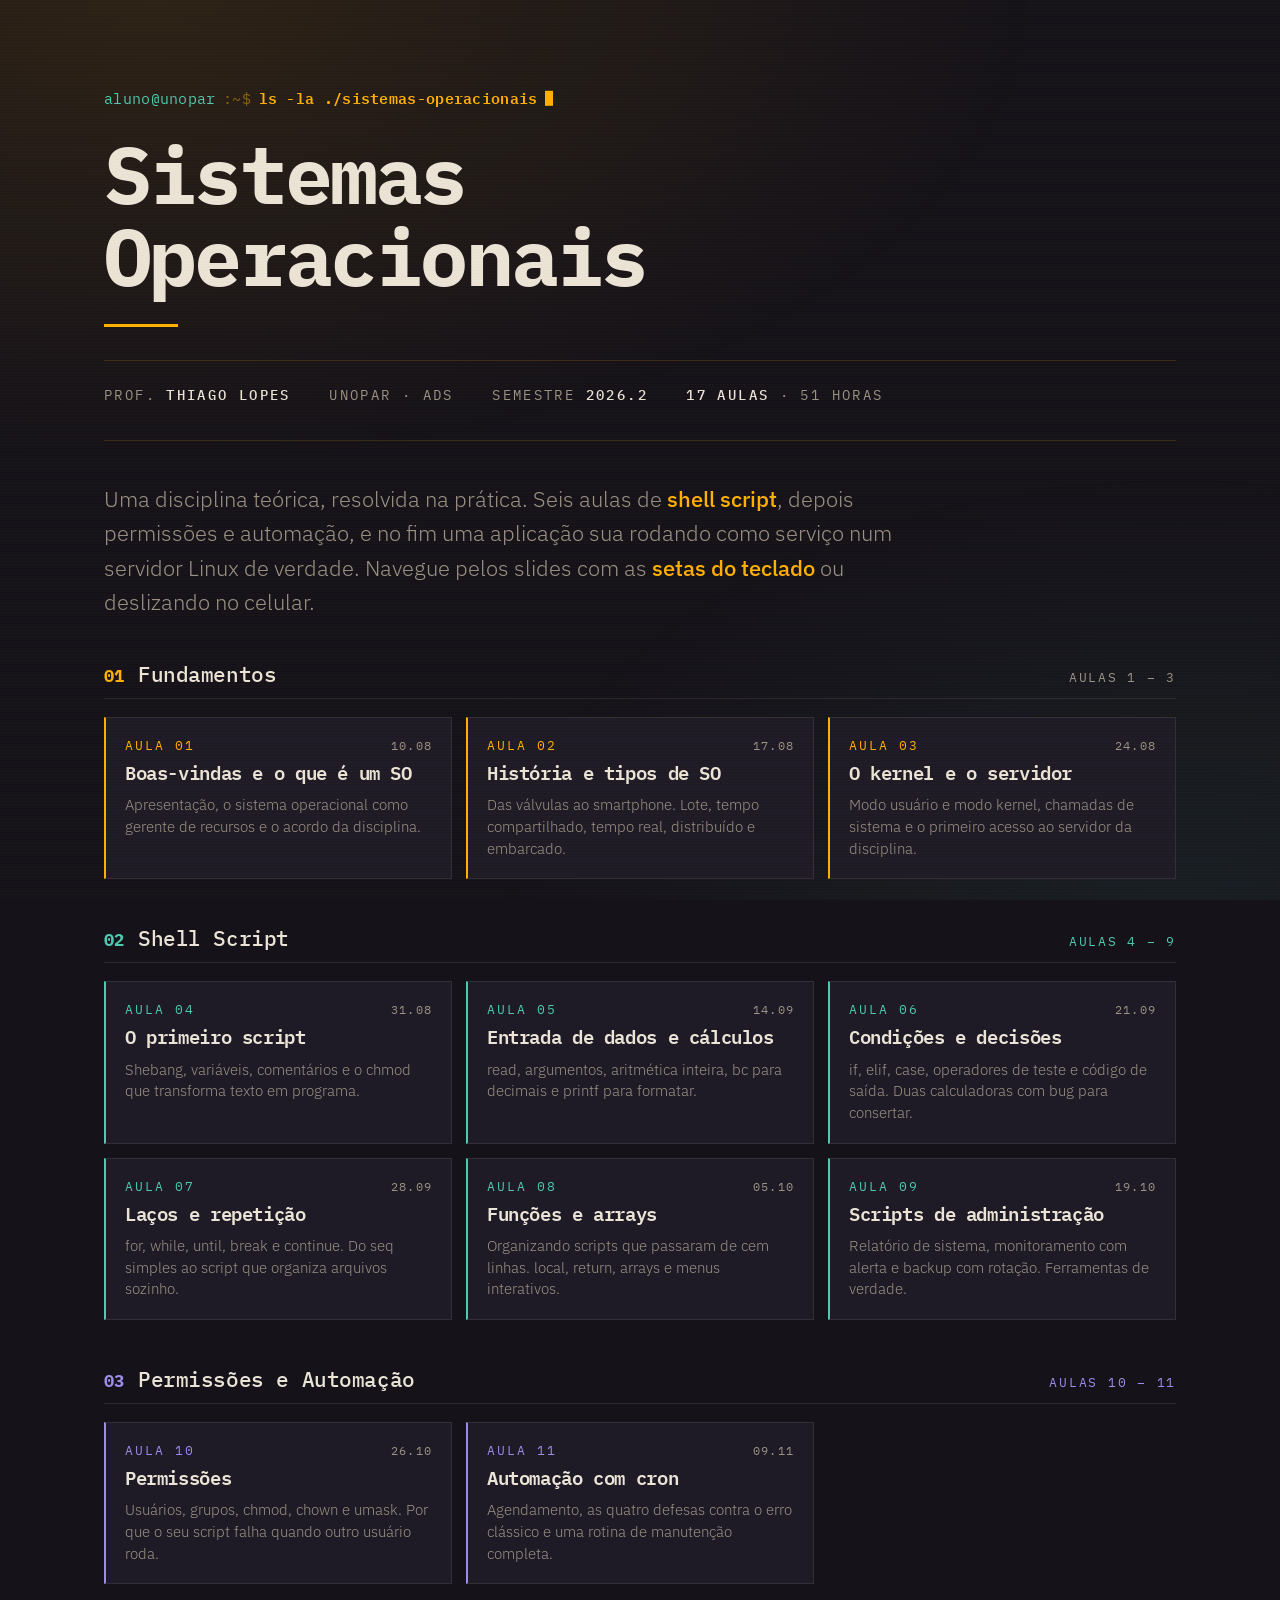
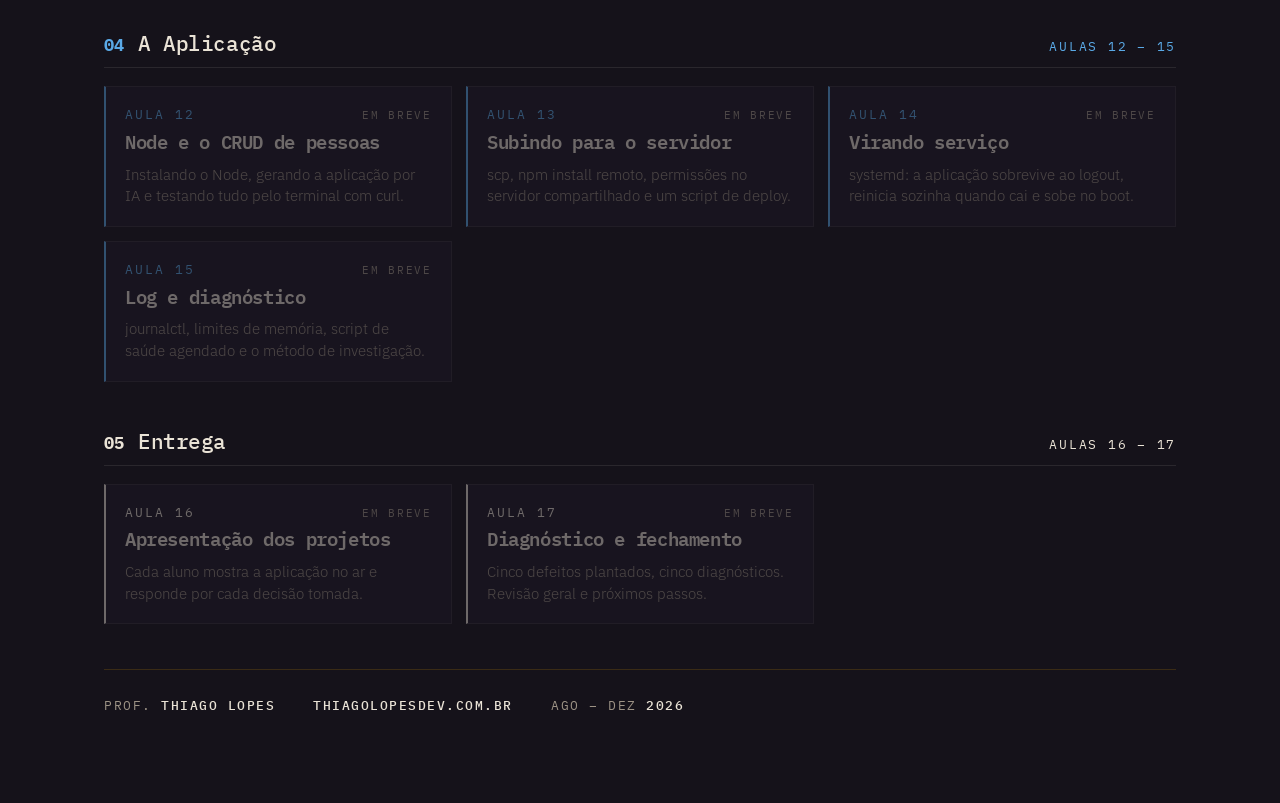
<file: index.html>
<!DOCTYPE html>
<html lang="pt-BR">
<head>
<meta charset="UTF-8">
<meta name="viewport" content="width=device-width, initial-scale=1.0">
<title>Sistemas Operacionais — 2026.2 — Prof. Thiago Lopes</title>
<meta name="description" content="Material da disciplina de Sistemas Operacionais — Análise e Desenvolvimento de Sistemas — Unopar. Prof. Thiago Lopes.">
<link rel="preconnect" href="https://fonts.googleapis.com">
<link rel="preconnect" href="https://fonts.gstatic.com" crossorigin>
<link href="https://fonts.googleapis.com/css2?family=IBM+Plex+Mono:wght@400;500;600;700&family=IBM+Plex+Sans:wght@300;400;500;600&display=swap" rel="stylesheet">
<link rel="stylesheet" href="assets/deck.css">
</head>
<body class="index">

<div class="page">

  <header class="idx-head">
    <div class="prompt">
      <span class="usr">aluno@unopar</span><span class="sym">:~$</span>
      <span class="cmd">ls -la ./sistemas-operacionais</span><span class="caret"></span>
    </div>
    <h1>Sistemas<br>Operacionais</h1>
    <div class="rule-amber"></div>
    <div class="cover-meta">
      <div>Prof. <b>Thiago Lopes</b></div>
      <div>Unopar &middot; ADS</div>
      <div>Semestre <b>2026.2</b></div>
      <div><b>17 aulas</b> &middot; 51 horas</div>
    </div>
  </header>

  <p class="lede dim" style="margin-bottom:clamp(26px,4.6vh,46px)">
    Uma disciplina teórica, resolvida na prática. Seis aulas de <span class="hl">shell script</span>,
    depois permissões e automação, e no fim uma aplicação sua rodando como serviço
    num servidor Linux de verdade.
    Navegue pelos slides com as <span class="hl">setas do teclado</span> ou deslizando no celular.
  </p>

  <div id="modulos"></div>

  <footer class="idx-foot">
    <div>Prof. <b>Thiago Lopes</b></div>
    <div><b>thiagolopesdev.com.br</b></div>
    <div>Ago &ndash; Dez <b>2026</b></div>
  </footer>

</div>

<script>
/* =========================================================
   CONFIGURAÇÃO DAS AULAS
   Para publicar uma aula: troque  pub:false  por  pub:true
   e suba o arquivo aulaXX.html correspondente.
   ========================================================= */
var MODULOS = [
  {
    n: '01', nome: 'Fundamentos', cls: '', faixa: 'Aulas 1 – 3',
    aulas: [
      { id: '01', data: '10.08', pub: true,  tt: 'Boas-vindas e o que é um SO',
        ds: 'Apresentação, o sistema operacional como gerente de recursos e o acordo da disciplina.' },
      { id: '02', data: '17.08', pub: true, tt: 'História e tipos de SO',
        ds: 'Das válvulas ao smartphone. Lote, tempo compartilhado, tempo real, distribuído e embarcado.' },
      { id: '03', data: '24.08', pub: true, tt: 'O kernel e o servidor',
        ds: 'Modo usuário e modo kernel, chamadas de sistema e o primeiro acesso ao servidor da disciplina.' }
    ]
  },
  {
    n: '02', nome: 'Shell Script', cls: 'm2', faixa: 'Aulas 4 – 9',
    aulas: [
      { id: '04', data: '31.08', pub: true, tt: 'O primeiro script',
        ds: 'Shebang, variáveis, comentários e o chmod que transforma texto em programa.' },
      { id: '05', data: '14.09', pub: true, tt: 'Entrada de dados e cálculos',
        ds: 'read, argumentos, aritmética inteira, bc para decimais e printf para formatar.' },
      { id: '06', data: '21.09', pub: true, tt: 'Condições e decisões',
        ds: 'if, elif, case, operadores de teste e código de saída. Duas calculadoras com bug para consertar.' },
      { id: '07', data: '28.09', pub: true, tt: 'Laços e repetição',
        ds: 'for, while, until, break e continue. Do seq simples ao script que organiza arquivos sozinho.' },
      { id: '08', data: '05.10', pub: true, tt: 'Funções e arrays',
        ds: 'Organizando scripts que passaram de cem linhas. local, return, arrays e menus interativos.' },
      { id: '09', data: '19.10', pub: true, tt: 'Scripts de administração',
        ds: 'Relatório de sistema, monitoramento com alerta e backup com rotação. Ferramentas de verdade.' }
    ]
  },
  {
    n: '03', nome: 'Permissões e Automação', cls: 'm3', faixa: 'Aulas 10 – 11',
    aulas: [
      { id: '10', data: '26.10', pub: true, tt: 'Permissões',
        ds: 'Usuários, grupos, chmod, chown e umask. Por que o seu script falha quando outro usuário roda.' },
      { id: '11', data: '09.11', pub: true, tt: 'Automação com cron',
        ds: 'Agendamento, as quatro defesas contra o erro clássico e uma rotina de manutenção completa.' }
    ]
  },
  {
    n: '04', nome: 'A Aplicação', cls: 'm4', faixa: 'Aulas 12 – 15',
    aulas: [
      { id: '12', data: '16.11', pub: false, tt: 'Node e o CRUD de pessoas',
        ds: 'Instalando o Node, gerando a aplicação por IA e testando tudo pelo terminal com curl.' },
      { id: '13', data: '23.11', pub: false, tt: 'Subindo para o servidor',
        ds: 'scp, npm install remoto, permissões no servidor compartilhado e um script de deploy.' },
      { id: '14', data: '30.11', pub: false, tt: 'Virando serviço',
        ds: 'systemd: a aplicação sobrevive ao logout, reinicia sozinha quando cai e sobe no boot.' },
      { id: '15', data: '07.12', pub: false, tt: 'Log e diagnóstico',
        ds: 'journalctl, limites de memória, script de saúde agendado e o método de investigação.' }
    ]
  },
  {
    n: '05', nome: 'Entrega', cls: 'm5', faixa: 'Aulas 16 – 17',
    aulas: [
      { id: '16', data: '14.12', pub: false, tt: 'Apresentação dos projetos',
        ds: 'Cada aluno mostra a aplicação no ar e responde por cada decisão tomada.' },
      { id: '17', data: '21.12', pub: false, tt: 'Diagnóstico e fechamento',
        ds: 'Cinco defeitos plantados, cinco diagnósticos. Revisão geral e próximos passos.' }
    ]
  }
];

var alvo = document.getElementById('modulos');
var html = '';

MODULOS.forEach(function (m) {
  html += '<section class="mod ' + m.cls + '">';
  html += '<div class="mod-h"><span class="num">' + m.n + '</span>' +
          '<span class="nm">' + m.nome + '</span>' +
          '<span class="rg">' + m.faixa + '</span></div>';
  html += '<div class="aulas">';
  m.aulas.forEach(function (a) {
    var href = a.pub ? 'aula' + a.id + '.html' : '#';
    var cls  = a.pub ? 'aula' : 'aula locked';
    var meta = a.pub ? '<span class="dt">' + a.data + '</span>'
                     : '<span class="lock">Em breve</span>';
    html += '<a class="' + cls + '" href="' + href + '"' + (a.pub ? '' : ' tabindex="-1" aria-disabled="true"') + '>' +
              '<div class="top"><span class="id">AULA ' + a.id + '</span>' + meta + '</div>' +
              '<div class="tt">' + a.tt + '</div>' +
              '<div class="ds">' + a.ds + '</div>' +
            '</a>';
  });
  html += '</div></section>';
});

alvo.innerHTML = html;
</script>

</body>
</html>
</file>
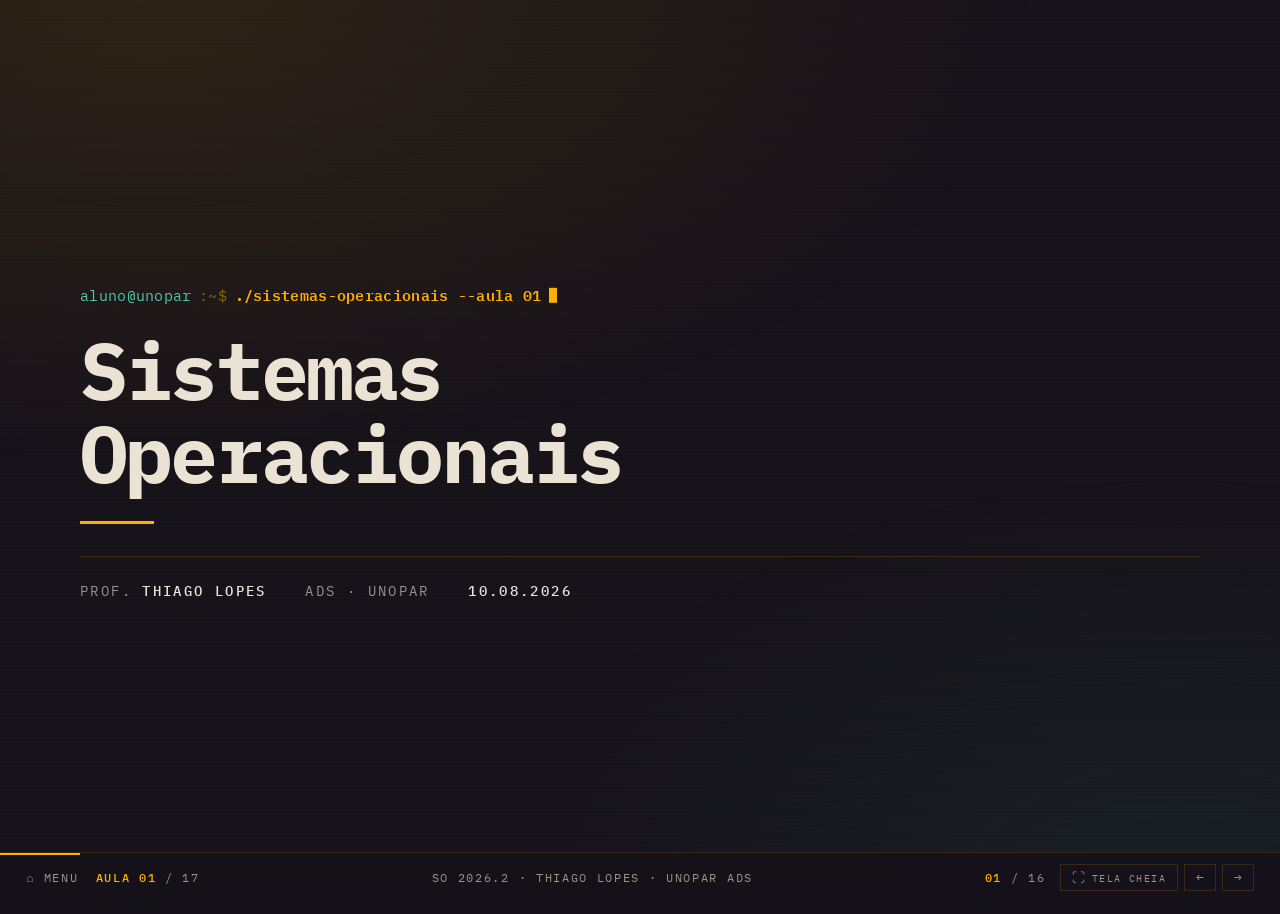
<file: aula01.html>
<!DOCTYPE html>
<html lang="pt-BR">
<head>
<meta charset="UTF-8">
<meta name="viewport" content="width=device-width, initial-scale=1.0">
<title>Aula 01 — Boas-vindas e o que é um SO | Sistemas Operacionais</title>
<link rel="preconnect" href="https://fonts.googleapis.com">
<link rel="preconnect" href="https://fonts.gstatic.com" crossorigin>
<link href="https://fonts.googleapis.com/css2?family=IBM+Plex+Mono:wght@400;500;600;700&family=IBM+Plex+Sans:wght@300;400;500;600&display=swap" rel="stylesheet">
<link rel="stylesheet" href="assets/deck.css">
</head>
<body data-aula="01" data-total="17">
<main class="deck">

<section class="slide on"><div class="wrap">
  <div class="prompt"><span class="usr">aluno@unopar</span><span class="sym">:~$</span> <span class="cmd">./sistemas-operacionais --aula 01</span><span class="caret"></span></div>
  <h1>Sistemas<br>Operacionais</h1>
  <div class="rule-amber"></div>
  <div class="cover-meta">
    <div>Prof. <b>Thiago Lopes</b></div><div>ADS &middot; Unopar</div><div><b>10.08.2026</b></div>
  </div>
</div></section>

<section class="slide"><div class="wrap">
  <div class="prompt"><span class="usr">aluno@unopar</span><span class="sym">:~$</span> <span class="cmd">whoami --professor</span></div>
  <h2>Thiago Lopes</h2>
  <p class="lede">Desenvolvedor <span class="hl">Full Cycle</span> com mais de 30 projetos reais entregues. CEO da <strong>Daring Tech</strong>, <strong>TGMA</strong> e <strong>LabsDev</strong>.</p>
  <p class="lede dim">Professor de Análise e Desenvolvimento de Sistemas na Unopar e responsável pelas Relações Institucionais na Ninhotech — Governança de Inovação de Arapongas.</p>
  <div class="stats">
    <div class="stat"><b>30+</b><span>projetos entregues</span></div>
    <div class="stat"><b>3</b><span>empresas fundadas</span></div>
    <div class="stat"><b>1</b><span>obsessão: código que roda</span></div>
  </div>
</div></section>

<section class="slide"><div class="wrap">
  <div class="prompt"><span class="usr">aluno@unopar</span><span class="sym">:~$</span> <span class="cmd">ps aux | grep thiago</span></div>
  <h2>Processos em execução</h2>
  <table class="ps"><thead><tr><th>PID</th><th>Comando</th><th>Descrição</th></tr></thead><tbody>
    <tr><td>1024</td><td>daring-tech</td><td>Software sob medida — produto, API e entrega</td></tr>
    <tr><td>1025</td><td>tgma</td><td>Tecnologia aplicada a operação real</td></tr>
    <tr><td>1026</td><td>labsdev</td><td>Laboratório de produtos digitais</td></tr>
    <tr><td>2048</td><td>unopar --ads</td><td>Docência em Análise e Desenvolvimento de Sistemas</td></tr>
    <tr><td>4096</td><td>ninhotech</td><td>Relações Institucionais — inovação em Arapongas</td></tr>
  </tbody></table>
  <p class="lede dim sm" style="margin-top:1.4em">Guarde esse comando. Na <span class="hl">Aula 05</span> ele deixa de ser piada e vira conteúdo.</p>
</div></section>

<section class="slide"><div class="wrap">
  <div class="prompt"><span class="usr">aluno@unopar</span><span class="sym">:~$</span> <span class="cmd">cat stack.txt</span></div>
  <h2>Com o que eu trabalho</h2>
  <p class="lede">Backend, web e mobile — do banco à interface. Mas todo produto dessa lista termina no mesmo lugar: <span class="hl">um processo rodando em um servidor Linux.</span></p>
  <div class="chips">
    <span class="chip">NestJS</span><span class="chip">Node.js</span><span class="chip">Python</span>
    <span class="chip">Angular</span><span class="chip">Next.js</span><span class="chip">React</span>
    <span class="chip">TypeScript</span><span class="chip">Flutter</span><span class="chip">React Native</span>
    <span class="chip off">Docker</span><span class="chip off">Nginx</span><span class="chip off">Linux</span>
  </div>
  <p class="lede dim sm" style="margin-top:1.6em">Os três últimos são desta disciplina. Sem eles, os nove primeiros não saem da sua máquina.</p>
</div></section>

<section class="slide"><div class="wrap">
  <div class="prompt"><span class="usr">aluno@unopar</span><span class="sym">:~$</span> <span class="cmd">echo $POR_QUE_ESSA_DISCIPLINA</span></div>
  <p class="big-q">Ninguém é contratado para<br><em>saber o que é um kernel.</em><br>É contratado para colocar<br><em>o sistema no ar</em> — e mantê-lo lá.</p>
  <p class="lede dim" style="margin-top:1.8em">Eu não dou esta disciplina por teoria. Dou porque uso isso todo dia para manter sistema de cliente funcionando às três da manhã.</p>
</div></section>

<section class="slide"><div class="wrap">
  <div class="prompt"><span class="usr">aluno@unopar</span><span class="sym">:~$</span> <span class="cmd">man sistemas-operacionais</span></div>
  <h2>O que é um Sistema Operacional</h2>
  <p class="lede">É o software que <span class="hl">gerencia os recursos do hardware</span> e faz a ponte entre o hardware, os programas e você.</p>
  <p class="lede">Ele decide quem usa o processador agora, quanta memória cada programa recebe, onde os arquivos ficam e quem tem permissão de abri-los. <strong>Tudo isso acontece enquanto você não olha.</strong></p>
  <div class="grid g3" style="margin-top:clamp(18px,3vh,32px)">
    <div class="card"><h3>Gerente</h3><p>Distribui CPU, memória e disco entre programas que competem pelos mesmos recursos.</p></div>
    <div class="card teal"><h3>Tradutor</h3><p>Oferece uma interface única para o programador, escondendo a diferença entre cada hardware.</p></div>
    <div class="card violet"><h3>Guarda</h3><p>Isola processos, controla permissões e impede que um programa derrube o resto.</p></div>
  </div>
</div></section>

<section class="slide"><div class="wrap">
  <div class="prompt"><span class="usr">aluno@unopar</span><span class="sym">:~$</span> <span class="cmd">stack --layers</span></div>
  <h2>Onde o SO fica</h2>
  <div class="layers">
    <div class="layer you"><span class="tag">VOCÊ</span><span class="txt">Clica, digita, arrasta. Nunca fala com o hardware.</span></div>
    <div class="layer"><span class="tag">Aplicações</span><span class="txt">Navegador, editor, sua API. Pedem coisas — não pegam sozinhas.</span></div>
    <div class="layer"><span class="tag">Shell / Bibliotecas</span><span class="txt">A porta de entrada. É aqui que você vai morar neste semestre.</span></div>
    <div class="layer kernel"><span class="tag">KERNEL</span><span class="txt">O núcleo. Decide tudo: processos, memória, arquivos, dispositivos.</span></div>
    <div class="layer hw"><span class="tag">Hardware</span><span class="txt">CPU, RAM, disco, rede. Burro, rápido e sem noção de contexto.</span></div>
  </div>
</div></section>

<section class="slide"><div class="wrap">
  <div class="prompt"><span class="usr">aluno@unopar</span><span class="sym">:~$</span> <span class="cmd">top --pilares</span></div>
  <h2>Quatro perguntas, um semestre</h2>
  <p class="lede dim">Toda a disciplina responde a estas quatro. Se ao final você souber responder, passou.</p>
  <div class="grid g4" style="margin-top:clamp(18px,3vh,32px)">
    <div class="card"><h3>Processos</h3><p>Quem usa o processador agora? Por quanto tempo? Quem decide?</p></div>
    <div class="card teal"><h3>Memória</h3><p>Onde cada programa mora na RAM? O que acontece quando ela acaba?</p></div>
    <div class="card violet"><h3>Arquivos</h3><p>Como os dados são organizados? Quem pode ler, escrever, executar?</p></div>
    <div class="card blue"><h3>Dispositivos</h3><p>Como teclado, disco e rede conversam com o sistema sem colidir?</p></div>
  </div>
</div></section>

<section class="slide"><div class="wrap">
  <div class="prompt"><span class="usr">aluno@unopar</span><span class="sym">:~$</span> <span class="cmd">ps aux | wc -l</span></div>
  <p class="big-q">Quantos programas estão<br>rodando <em>agora</em> no celular<br>que está no seu bolso?</p>
  <p class="lede" style="margin-top:1.8em">Você abriu um. O sistema operacional está segurando <span class="hl">centenas</span> — e nenhum deles sabe que os outros existem.</p>
  <p class="lede dim">Como? É exatamente isso que vamos desmontar.</p>
</div></section>

<section class="slide"><div class="wrap">
  <div class="prompt"><span class="usr">aluno@unopar</span><span class="sym">:~$</span> <span class="cmd">cat ementa.txt</span></div>
  <h2>O caminho até dezembro</h2>
  <div class="grid g2" style="margin-top:clamp(14px,2.4vh,24px)">
    <div class="card"><h3>01 · Fundamentos <span class="dim" style="font-weight:400">Aulas 1–4</span></h3><p>Conceitos, história, kernel, tipos de SO, Linux e Windows. Primeiros comandos no terminal.</p></div>
    <div class="card teal"><h3>02 · Processos e Threads <span class="dim" style="font-weight:400">Aulas 5–8</span></h3><p>Estados de um processo, escalonamento, comunicação entre processos, threads na prática.</p></div>
    <div class="card violet"><h3>03 · Arquivos e Permissões <span class="dim" style="font-weight:400">Aulas 9–12</span></h3><p>Estrutura de diretórios, sistemas de arquivos, chmod e chown, shell script.</p></div>
    <div class="card blue"><h3>04 · Memória e Deploy <span class="dim" style="font-weight:400">Aulas 13–15</span></h3><p>Alocação, swapping, memória virtual — e o sistema de vocês subindo como serviço de verdade.</p></div>
    <div class="card" style="border-left-color:var(--paper)"><h3 style="color:var(--paper)">05 · Entrega <span class="dim" style="font-weight:400">Aulas 16–17</span></h3><p>Apresentação dos projetos, diagnóstico de falhas e fechamento.</p></div>
    <div class="card ghost"><h3>Bibliografia base</h3><p>Tanenbaum, <em>Sistemas Operacionais Modernos</em> · Machado &amp; Maia, <em>Arquitetura de Sistemas Operacionais</em> · material da disciplina.</p></div>
  </div>
</div></section>

<section class="slide"><div class="wrap">
  <div class="prompt"><span class="usr">aluno@unopar</span><span class="sym">:~$</span> <span class="cmd">cal --semestre 2026.2</span></div>
  <h2>17 segundas-feiras</h2>
  <div class="cal">
    <div class="month"><h4>AGOSTO</h4>
      <div class="day now"><b>10</b><span>AULA 01</span></div><div class="day"><b>17</b><span>AULA 02</span></div>
      <div class="day"><b>24</b><span>AULA 03</span></div><div class="day"><b>31</b><span>AULA 04</span></div></div>
    <div class="month"><h4>SETEMBRO</h4>
      <div class="day off"><b>07</b><span>FERIADO</span></div><div class="day m2"><b>14</b><span>AULA 05</span></div>
      <div class="day m2"><b>21</b><span>AULA 06</span></div><div class="day m2"><b>28</b><span>AULA 07</span></div></div>
    <div class="month"><h4>OUTUBRO</h4>
      <div class="day m2"><b>05</b><span>AULA 08</span></div><div class="day off"><b>12</b><span>FERIADO</span></div>
      <div class="day m3"><b>19</b><span>AULA 09</span></div><div class="day m3"><b>26</b><span>AULA 10</span></div></div>
    <div class="month"><h4>NOVEMBRO</h4>
      <div class="day off"><b>02</b><span>FERIADO</span></div><div class="day m3"><b>09</b><span>AULA 11</span></div>
      <div class="day m3"><b>16</b><span>AULA 12</span></div><div class="day m4"><b>23</b><span>AULA 13</span></div>
      <div class="day m4"><b>30</b><span>AULA 14</span></div></div>
    <div class="month"><h4>DEZEMBRO</h4>
      <div class="day m4"><b>07</b><span>AULA 15</span></div><div class="day m5"><b>14</b><span>AULA 16</span></div>
      <div class="day m5"><b>21</b><span>AULA 17</span></div></div>
  </div>
  <div class="legend">
    <span><i style="background:var(--amber)"></i>Fundamentos</span>
    <span><i style="background:var(--teal)"></i>Processos</span>
    <span><i style="background:var(--violet)"></i>Arquivos</span>
    <span><i style="background:var(--blue)"></i>Memória e deploy</span>
    <span><i style="background:var(--paper)"></i>Entrega</span>
    <span><i style="background:var(--red)"></i>Feriado nacional</span>
  </div>
</div></section>

<section class="slide"><div class="wrap">
  <div class="prompt"><span class="usr">aluno@unopar</span><span class="sym">:~$</span> <span class="cmd">./como-vamos-trabalhar.sh</span></div>
  <h2>O acordo</h2>
  <p class="lede">Esta é uma disciplina teórica. Não dá para fugir disso — e nem quero. Mas <span class="hl">toda teoria que eu apresentar vai virar comando no terminal no mesmo dia.</span></p>
  <ul class="rules">
    <li><span class="n">01</span><span>Você aprende o conceito. Depois vê o conceito acontecendo na sua própria máquina.</span></li>
    <li><span class="n">02</span><span>Terminal aberto em toda aula. Não é demonstração minha — é você digitando.</span></li>
    <li><span class="n">03</span><span>Errar em sala é o objetivo. O sistema quebrar aqui é mais barato que quebrar no cliente.</span></li>
    <li><span class="n">04</span><span>Toda unidade termina com algo que funciona, não com algo que você decorou.</span></li>
  </ul>
</div></section>

<section class="slide"><div class="wrap">
  <div class="prompt"><span class="usr">aluno@unopar</span><span class="sym">:~$</span> <span class="cmd">ls projeto/</span> <span class="dim">→ Permissão negada</span></div>
  <p class="big-q">No fim do semestre você vai<br>ter <em>um sistema seu</em> rodando<br>sozinho em um servidor Linux.</p>
  <p class="lede" style="margin-top:1.8em">Rodando de verdade: como serviço, com usuário próprio, permissões corretas, log e reinício automático. O tipo de coisa que se conta em entrevista.</p>
  <p class="lede dim">Os detalhes eu abro mais pra frente. Por enquanto só quero que você saiba <span class="hl-t">onde a gente vai chegar.</span></p>
</div></section>

<section class="slide"><div class="wrap">
  <div class="prompt"><span class="usr">aluno@unopar</span><span class="sym">:~$</span> <span class="cmd">cat combinados.md</span></div>
  <h2>Combinados</h2>
  <div class="grid g2" style="margin-top:clamp(14px,2.4vh,24px)">
    <div class="card"><h3>Presença</h3><p>Aula de 3 horas com intervalo. A parte prática costuma cair na segunda metade — chegar atrasado custa caro.</p></div>
    <div class="card teal"><h3>Máquina</h3><p>Notebook em toda aula. No próximo encontro todo mundo precisa ter Linux acessível: WSL, máquina virtual ou nativo.</p></div>
    <div class="card violet"><h3>Dúvida</h3><p>Pergunta na hora. Em terminal, dúvida não resolvida vira erro acumulado três aulas depois.</p></div>
    <div class="card blue"><h3>Avaliação</h3><p>Prática valendo. Não avalio se você decorou a definição — avalio se o seu sistema sobe e por que ele caiu.</p></div>
  </div>
</div></section>

<section class="slide"><div class="wrap">
  <div class="prompt"><span class="usr">aluno@unopar</span><span class="sym">:~$</span> <span class="cmd">ls -la ./hoje</span></div>
  <h2>O resto da aula</h2>
  <p class="lede">Chega de slide. Vamos abrir o terminal <span class="hl">agora</span> — na aula 1, não na aula 5.</p>
  <ul class="rules">
    <li><span class="n">→</span><span>Preparar o ambiente: WSL no Windows ou máquina virtual.</span></li>
    <li><span class="n">→</span><span>Primeiro contato: <code>pwd</code>, <code>ls</code>, <code>cd</code>, <code>mkdir</code>, <code>whoami</code>.</span></li>
    <li><span class="n">→</span><span>Entender onde você está: a árvore de diretórios do Linux.</span></li>
    <li><span class="n">→</span><span>Sair daqui com o ambiente funcionando. Ninguém vai embora travado.</span></li>
  </ul>
</div></section>

<section class="slide"><div class="wrap">
  <div class="prompt"><span class="usr">aluno@unopar</span><span class="sym">:~$</span> <span class="cmd">exit</span><span class="caret"></span></div>
  <h1 style="font-size:clamp(28px,5.2vw,64px)">Bem-vindos ao<br>semestre.</h1>
  <div class="rule-amber"></div>
  <div class="cover-meta">
    <div>Prof. <b>Thiago Lopes</b></div><div><b>thiagolopesdev.com.br</b></div>
    <div>Próxima aula · <b>17.08</b> — traga o Linux instalado</div>
  </div>
</div></section>

</main>
<script src="assets/deck.js"></script>
</body>
</html>
</file>
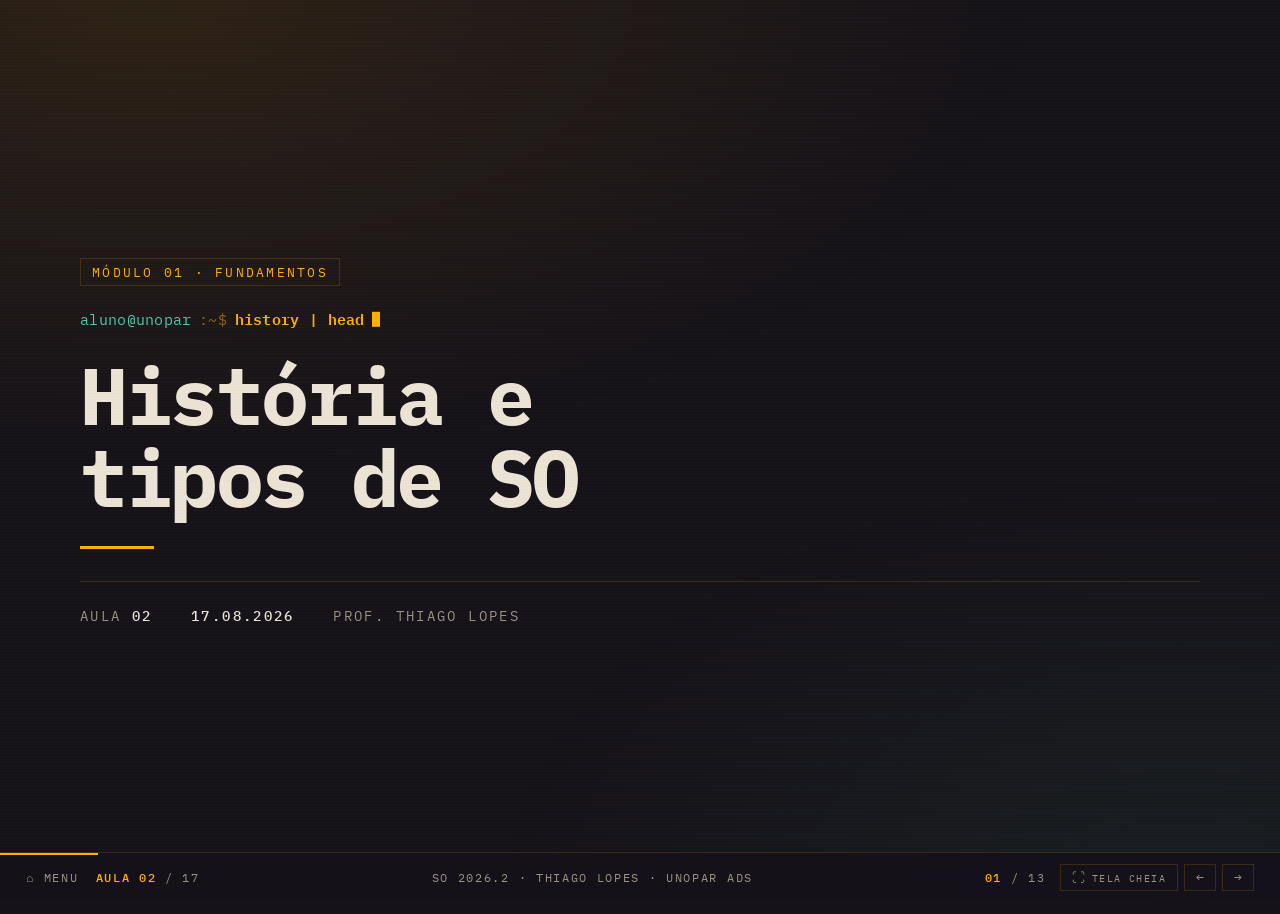
<file: aula02.html>
<!DOCTYPE html>
<html lang="pt-BR">
<head>
<meta charset="UTF-8">
<meta name="viewport" content="width=device-width, initial-scale=1.0">
<title>Aula 02 — História e tipos de SO | Sistemas Operacionais</title>
<link rel="preconnect" href="https://fonts.googleapis.com">
<link rel="preconnect" href="https://fonts.gstatic.com" crossorigin>
<link href="https://fonts.googleapis.com/css2?family=IBM+Plex+Mono:wght@400;500;600;700&family=IBM+Plex+Sans:wght@300;400;500;600&display=swap" rel="stylesheet">
<link rel="stylesheet" href="assets/deck.css">
</head>
<body data-aula="02" data-total="17">
<main class="deck">

<section class="slide on"><div class="wrap">
  <div class="modtag">Módulo 01 · Fundamentos</div>
  <div class="prompt"><span class="usr">aluno@unopar</span><span class="sym">:~$</span> <span class="cmd">history | head</span><span class="caret"></span></div>
  <h1>História e<br>tipos de SO</h1>
  <div class="rule-amber"></div>
  <div class="cover-meta"><div>Aula <b>02</b></div><div><b>17.08.2026</b></div><div>Prof. Thiago Lopes</div></div>
</div></section>

<section class="slide"><div class="wrap">
  <div class="prompt"><span class="usr">aluno@unopar</span><span class="sym">:~$</span> <span class="cmd">cat aula-anterior.md</span></div>
  <h2>Onde paramos</h2>
  <p class="lede">O sistema operacional é o <span class="hl">gerente dos recursos</span>: decide quem usa a CPU, quanta memória cada programa recebe, onde os arquivos ficam e quem pode abri-los.</p>
  <p class="lede">Hoje a pergunta muda: <strong>por que ele passou a existir?</strong> Ninguém acordou um dia e inventou o Linux. Cada peça que você vai estudar neste semestre nasceu para resolver uma dor concreta.</p>
  <div class="lab"><div class="lab-h">Checagem rápida</div>
    <p>Todo mundo com Linux acessível? WSL, máquina virtual ou nativo. Quem não conseguiu, senta ao lado de quem conseguiu — resolvemos nos primeiros 15 minutos.</p></div>
</div></section>

<section class="slide"><div class="wrap">
  <div class="prompt"><span class="usr">aluno@unopar</span><span class="sym">:~$</span> <span class="cmd">git log --oneline --reverse</span></div>
  <h2>Quatro gerações</h2>
  <table class="ps keep"><thead><tr><th>Período</th><th>Geração</th><th>O que mudou</th></tr></thead><tbody>
    <tr><td>1945–55</td><td>Válvulas</td><td>Sem sistema operacional. O programador operava a máquina fisicamente, com painéis e cabos.</td></tr>
    <tr><td>1955–65</td><td>Transistores</td><td>Processamento em lote. Cartões perfurados em fila, um job por vez, sem interação.</td></tr>
    <tr><td>1965–80</td><td>Circuitos integrados</td><td>Multiprogramação e tempo compartilhado. Vários usuários na mesma máquina. Nasce o UNIX.</td></tr>
    <tr><td>1980–hoje</td><td>Computador pessoal</td><td>Interface gráfica, redes, mobilidade. O SO vira invisível para o usuário final.</td></tr>
  </tbody></table>
</div></section>

<section class="slide"><div class="wrap">
  <div class="prompt"><span class="usr">aluno@unopar</span><span class="sym">:~$</span> <span class="cmd">echo $PROBLEMA_ORIGINAL</span></div>
  <p class="big-q">A CPU é rápida.<br>O disco é lento.<br>Enquanto um programa<br>espera o disco, a CPU<br><em>fica parada.</em></p>
  <p class="lede" style="margin-top:1.6em">Esse desperdício é a origem de quase tudo que vem depois: multiprogramação, escalonamento, troca de contexto, memória virtual.</p>
  <p class="lede dim">Guarde essa frase. Ela explica as aulas 5 a 8 inteiras.</p>
</div></section>

<section class="slide"><div class="wrap">
  <div class="prompt"><span class="usr">aluno@unopar</span><span class="sym">:~$</span> <span class="cmd">man unix --historia</span></div>
  <h2>A linhagem que importa</h2>
  <div class="grid g2">
    <div class="card"><h3>1969 · UNIX</h3><p>Ken Thompson e Dennis Ritchie, nos Bell Labs. Escrito em C, portável entre máquinas — algo inédito na época.</p></div>
    <div class="card teal"><h3>1983 · Projeto GNU</h3><p>Richard Stallman inicia um sistema livre compatível com UNIX. As ferramentas ficam prontas; falta o núcleo.</p></div>
    <div class="card violet"><h3>1991 · Kernel Linux</h3><p>Linus Torvalds, estudante finlandês, publica um kernel como hobby. Junta-se às ferramentas GNU e completa o sistema.</p></div>
    <div class="card blue"><h3>Hoje</h3><p>Linux roda a maior parte dos servidores do mundo, o Android e praticamente toda a nuvem. Inclusive onde o seu projeto vai rodar.</p></div>
  </div>
</div></section>

<section class="slide"><div class="wrap">
  <div class="prompt"><span class="usr">aluno@unopar</span><span class="sym">:~$</span> <span class="cmd">ls /tipos-de-so</span></div>
  <h2>Tipos de sistema operacional</h2>
  <p class="lede dim">A classificação muda conforme o critério. Vamos pelos dois que mais aparecem em prova e em entrevista.</p>
  <h3 class="sub">Quanto ao número de usuários e tarefas</h3>
  <div class="grid g3">
    <div class="card"><h3>Monousuário<br>Monotarefa</h3><p>Um usuário, um programa por vez. MS-DOS é o exemplo clássico.</p></div>
    <div class="card teal"><h3>Monousuário<br>Multitarefa</h3><p>Um usuário, vários programas simultâneos. Windows e macOS no seu notebook.</p></div>
    <div class="card violet"><h3>Multiusuário</h3><p>Vários usuários ao mesmo tempo, cada um isolado do outro. É o modelo do Linux servidor.</p></div>
  </div>
</div></section>

<section class="slide"><div class="wrap">
  <div class="prompt"><span class="usr">aluno@unopar</span><span class="sym">:~$</span> <span class="cmd">ls /tipos-de-so --por-uso</span></div>
  <h2>Quanto à finalidade</h2>
  <div class="grid g2">
    <div class="card"><h3>Lote (batch)</h3><p>Tarefas enfileiradas, executadas sem interação. Ainda vive em processamento bancário noturno e folha de pagamento.</p></div>
    <div class="card teal"><h3>Tempo compartilhado</h3><p>Cada usuário recebe uma fatia de tempo da CPU. A ilusão de exclusividade que você tem agora.</p></div>
    <div class="card violet"><h3>Tempo real</h3><p>O prazo é parte do resultado. Responder tarde é o mesmo que errar. Airbag, marca-passo, controle industrial.</p></div>
    <div class="card blue"><h3>Distribuído</h3><p>Várias máquinas se comportando como uma só. É a base de tudo que hoje chamamos de nuvem.</p></div>
    <div class="card red"><h3>Embarcado</h3><p>Recursos mínimos, função específica. Roteador, TV, máquina de café, seu carro.</p></div>
    <div class="card ghost"><h3>Móvel</h3><p>Bateria e conectividade como restrições de primeira classe. Android é Linux; iOS descende do UNIX.</p></div>
  </div>
</div></section>

<section class="slide"><div class="wrap">
  <div class="prompt"><span class="usr">aluno@unopar</span><span class="sym">:~$</span> <span class="cmd">diff tempo-real critico nao-critico</span></div>
  <h2>Tempo real crítico e não crítico</h2>
  <p class="lede">Nem todo prazo tem o mesmo peso. A literatura separa os dois casos, e a diferença cai em prova.</p>
  <div class="grid g2" style="margin-top:clamp(14px,2.4vh,24px)">
    <div class="card red"><h3>Crítico (hard)</h3><p>Todos os prazos precisam ser cumpridos. Perder um é falha do sistema, não lentidão.</p><p><strong>Exemplo:</strong> o airbag tem milissegundos para inflar. Atrasar é o mesmo que não funcionar.</p></div>
    <div class="card teal"><h3>Não crítico (soft)</h3><p>Os prazos são desejáveis, não garantidos. Perder um degrada a qualidade sem quebrar o sistema.</p><p><strong>Exemplo:</strong> uma videochamada que trava por meio segundo. Incomoda, mas ninguém morre.</p></div>
  </div>
  <p class="lede dim sm" style="margin-top:1.4em">No escalonamento de tempo real a prioridade costuma ser <span class="hl">estática</span> e não existe fatia de tempo fixa — voltaremos a isso na Aula 07.</p>
</div></section>

<section class="slide"><div class="wrap">
  <div class="prompt"><span class="usr">aluno@unopar</span><span class="sym">:~$</span> <span class="cmd">diff linux windows</span></div>
  <h2>Linux e Windows</h2>
  <table class="ps keep"><thead><tr><th>Aspecto</th><th>Linux</th><th>Windows</th></tr></thead><tbody>
    <tr><td>Licença</td><td>Livre, código aberto</td><td>Proprietária, licença paga</td></tr>
    <tr><td>Kernel</td><td>Monolítico modular</td><td>Híbrido</td></tr>
    <tr><td>Processos</td><td>Hierarquia pai e filho preservada</td><td>Sem hierarquia persistente entre processos</td></tr>
    <tr><td>Interface padrão</td><td>Terminal em primeiro lugar</td><td>Gráfica em primeiro lugar</td></tr>
    <tr><td>Onde domina</td><td>Servidores, nuvem, Android, embarcado</td><td>Desktop corporativo e jogos</td></tr>
  </tbody></table>
  <p class="lede dim sm" style="margin-top:1.3em">A linha de processos merece atenção: no Linux, matar o pai mata os filhos. No Windows, não. Isso volta na <span class="hl">Aula 05</span>.</p>
</div></section>

<section class="slide"><div class="wrap">
  <div class="prompt"><span class="usr">aluno@unopar</span><span class="sym">:~$</span> <span class="cmd">uname -a &amp;&amp; cat /etc/os-release</span></div>
  <h2>Laboratório · Identificando o seu SO</h2>
  <div class="term"><span class="p">aluno@maquina</span><span class="g">:~$</span> <span class="c">uname -a</span>
<span class="o">Linux maquina 5.15.0-91-generic #101-Ubuntu SMP x86_64 GNU/Linux</span>

<span class="p">aluno@maquina</span><span class="g">:~$</span> <span class="c">cat /etc/os-release</span>
<span class="o">NAME="Ubuntu"</span>
<span class="o">VERSION="22.04.3 LTS (Jammy Jellyfish)"</span>

<span class="p">aluno@maquina</span><span class="g">:~$</span> <span class="c">uptime</span>
<span class="o"> 19:42:07 up 2 days,  3:14,  1 user,  load average: 0.08, 0.12, 0.09</span></div>
  <p class="lede sm dim" style="margin-top:1.2em">Rode os três. <code>uname -a</code> mostra o kernel, <code>/etc/os-release</code> mostra a distribuição. <span class="hl">São coisas diferentes</span> — e essa distinção é o assunto da próxima aula.</p>
</div></section>

<section class="slide"><div class="wrap">
  <div class="prompt"><span class="usr">aluno@unopar</span><span class="sym">:~$</span> <span class="cmd">ls /distribuicoes</span></div>
  <h2>Distribuição não é sistema</h2>
  <p class="lede">Uma <span class="hl">distribuição</span> é o kernel Linux embalado com um conjunto de programas, um gerenciador de pacotes e decisões de configuração. O núcleo é o mesmo; a embalagem muda.</p>
  <div class="grid g4" style="margin-top:clamp(16px,2.8vh,28px)">
    <div class="card"><h3>Ubuntu / Debian</h3><p>Pacotes <code>.deb</code> e <code>apt</code>. É o que usaremos no semestre.</p></div>
    <div class="card teal"><h3>Red Hat / Fedora</h3><p>Pacotes <code>.rpm</code> e <code>dnf</code>. Forte no mercado corporativo.</p></div>
    <div class="card violet"><h3>Arch</h3><p>Minimalista. Você monta tudo — ótimo para aprender, ruim para ter pressa.</p></div>
    <div class="card blue"><h3>Alpine</h3><p>Poucos megabytes. Padrão em contêineres Docker.</p></div>
  </div>
  <p class="lede dim sm" style="margin-top:1.4em">Vamos padronizar em <span class="hl">Ubuntu</span>. Não por ser melhor — por todos terem o mesmo problema no mesmo lugar.</p>
</div></section>

<section class="slide"><div class="wrap">
  <div class="prompt"><span class="usr">aluno@unopar</span><span class="sym">:~$</span> <span class="cmd">./pratica.sh</span></div>
  <h2>Mão na massa</h2>
  <div class="lab"><div class="lab-h">Roteiro do laboratório</div>
    <ul class="rules tight" style="margin-top:0">
      <li><span class="n">01</span><span>Identifique kernel, distribuição e tempo de atividade da sua máquina.</span></li>
      <li><span class="n">02</span><span>Descubra quantos núcleos de CPU você tem: <code>nproc</code> e <code>lscpu</code>.</span></li>
      <li><span class="n">03</span><span>Veja a memória disponível com <code>free -h</code>. Anote o número — vamos revisitá-lo na Aula 13.</span></li>
      <li><span class="n">04</span><span>Compare com o colega ao lado. Kernels diferentes? Distribuições diferentes? Por quê?</span></li>
    </ul></div>
</div></section>

<section class="slide"><div class="wrap">
  <div class="prompt"><span class="usr">aluno@unopar</span><span class="sym">:~$</span> <span class="cmd">exit</span><span class="caret"></span></div>
  <h2>Para a próxima</h2>
  <p class="lede">Na <span class="hl">Aula 03</span> abrimos o kernel: o que é modo usuário e modo kernel, o que é uma chamada de sistema e por que o seu programa <strong>não pode</strong> falar direto com o hardware.</p>
  <p class="lede dim">Traga a máquina com o Linux funcionando. A partir de agora todo encontro tem terminal aberto.</p>
  <div class="cover-meta"><div>Prof. <b>Thiago Lopes</b></div><div><b>thiagolopesdev.com.br</b></div><div>Próxima · <b>24.08</b></div></div>
</div></section>

</main>
<script src="assets/deck.js"></script>
</body>
</html>
</file>
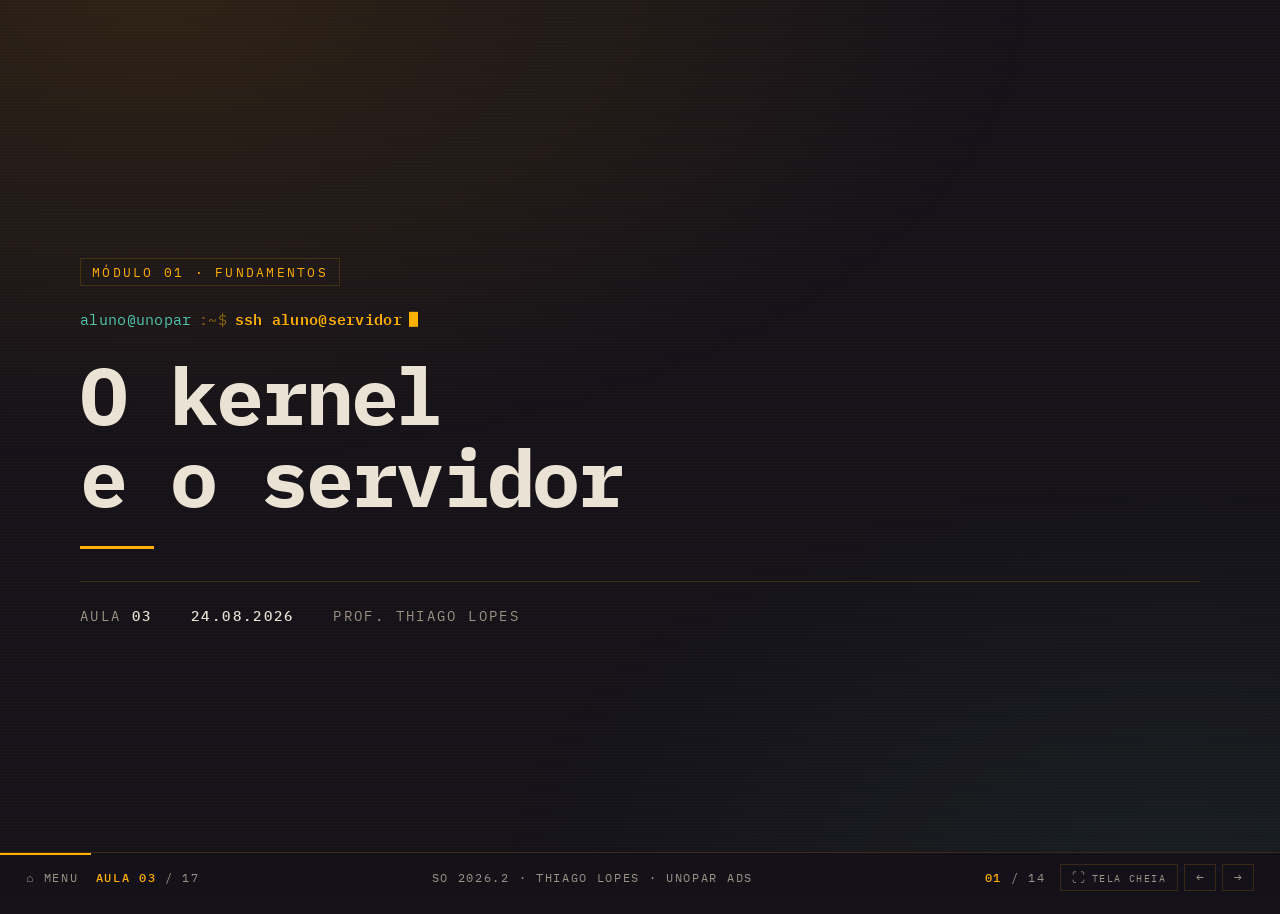
<file: aula03.html>
<!DOCTYPE html>
<html lang="pt-BR">
<head>
<meta charset="UTF-8">
<meta name="viewport" content="width=device-width, initial-scale=1.0">
<title>Aula 03 — O kernel e o servidor | Sistemas Operacionais</title>
<link rel="preconnect" href="https://fonts.googleapis.com">
<link rel="preconnect" href="https://fonts.gstatic.com" crossorigin>
<link href="https://fonts.googleapis.com/css2?family=IBM+Plex+Mono:wght@400;500;600;700&family=IBM+Plex+Sans:wght@300;400;500;600&display=swap" rel="stylesheet">
<link rel="stylesheet" href="assets/deck.css">
</head>
<body data-aula="03" data-total="17">
<main class="deck">

<section class="slide on"><div class="wrap">
  <div class="modtag">Módulo 01 · Fundamentos</div>
  <div class="prompt"><span class="usr">aluno@unopar</span><span class="sym">:~$</span> <span class="cmd">ssh aluno@servidor</span><span class="caret"></span></div>
  <h1>O kernel<br>e o servidor</h1>
  <div class="rule-amber"></div>
  <div class="cover-meta"><div>Aula <b>03</b></div><div><b>24.08.2026</b></div><div>Prof. Thiago Lopes</div></div>
</div></section>

<section class="slide"><div class="wrap">
  <div class="prompt"><span class="usr">aluno@unopar</span><span class="sym">:~$</span> <span class="cmd">cat agenda.md</span></div>
  <h2>Hoje tem duas metades</h2>
  <div class="grid g2">
    <div class="card"><h3>Primeira · Como o comando funciona</h3><p>O que acontece de verdade entre você apertar Enter e a resposta aparecer. Kernel, privilégio e chamada de sistema.</p><p class="dim">Uns 40 minutos. É a base do resto do semestre.</p></div>
    <div class="card teal"><h3>Segunda · O servidor</h3><p>Você recebe acesso a uma máquina Linux que <strong>não é a sua</strong> e que fica ligada 24 horas por dia.</p><p class="dim">O resto da aula. É onde o projeto de vocês vai morar.</p></div>
  </div>
  <p class="lede" style="margin-top:clamp(18px,3vh,32px)">A ordem importa: sem entender o que é privilégio, "permissão negada" no servidor vira mistério em vez de diagnóstico.</p>
</div></section>

<section class="slide"><div class="wrap">
  <div class="prompt"><span class="usr">aluno@unopar</span><span class="sym">:~$</span> <span class="cmd">ls</span> <span class="dim">← o que acontece aqui?</span></div>
  <p class="big-q">Você digitou <em>ls</em><br>e apertou Enter.<br>Entre isso e a resposta<br>aconteceram <em>centenas</em><br>de operações.</p>
  <p class="lede dim" style="margin-top:1.6em">Nenhuma delas foi feita pelo <code>ls</code>. Ele não sabe ler disco. Ninguém em modo usuário sabe.</p>
</div></section>

<section class="slide"><div class="wrap">
  <div class="prompt"><span class="usr">aluno@unopar</span><span class="sym">:~$</span> <span class="cmd">man kernel</span></div>
  <h2>Dois níveis de privilégio</h2>
  <p class="lede sm">O processador tem um bit que define o que a instrução atual pode fazer. Isso é <span class="hl">hardware</span>, não convenção de software — não dá para burlar por código.</p>
  <div class="layers" style="margin-top:clamp(14px,2.4vh,26px)">
    <div class="layer you"><span class="tag">MODO USUÁRIO</span><span class="txt">Onde vivem o seu terminal, o navegador e a sua futura API. Não acessam hardware nem a memória de outro processo.</span></div>
    <div class="layer kernel"><span class="tag">MODO KERNEL</span><span class="txt">Acesso total: toda a memória, todos os discos, todas as instruções da CPU. Só o núcleo do sistema roda aqui.</span></div>
  </div>
  <p class="lede" style="margin-top:clamp(14px,2.4vh,24px)">É essa separação que faz um programa travado derrubar só a si mesmo. E é ela que, em dezembro, vai dizer <span class="hl-r">"permissão negada"</span> quando o seu serviço tentar gravar num arquivo que não é dele.</p>
</div></section>

<section class="slide"><div class="wrap">
  <div class="prompt"><span class="usr">aluno@unopar</span><span class="sym">:~$</span> <span class="cmd">syscall --explain</span></div>
  <h2>Chamada de sistema</h2>
  <p class="lede">É a <span class="hl">porta oficial</span> entre os dois modos. O único jeito legítimo de um programa pedir alguma coisa ao sistema.</p>
  <ul class="rules tight">
    <li><span class="n">01</span><span>O <code>ls</code> pede: "abra este diretório". Ainda em modo usuário.</span></li>
    <li><span class="n">02</span><span>Uma instrução especial troca para o <span class="hl-t">modo kernel</span>.</span></li>
    <li><span class="n">03</span><span>O kernel confere: existe? você tem permissão? <span class="dim">← a Aula 10 mora aqui</span></span></li>
    <li><span class="n">04</span><span>Ele lê o disco de verdade e devolve os dados.</span></li>
    <li><span class="n">05</span><span>Volta ao modo usuário. O <code>ls</code> só imprime na tela.</span></li>
  </ul>
  <p class="lede sm dim" style="margin-top:1.2em">São poucas as syscalls que importam para nós: <code>fork</code> cria processo, <code>exec</code> troca o programa, <code>open</code> e <code>read</code> e <code>write</code> mexem em arquivos, <code>kill</code> envia sinal. Você vai reencontrar todas.</p>
</div></section>

<section class="slide"><div class="wrap">
  <div class="prompt"><span class="usr">aluno@unopar</span><span class="sym">:~$</span> <span class="cmd">strace ls</span></div>
  <h2>Vendo a fronteira</h2>
  <div class="term compact"><span class="p">aluno@maquina</span><span class="g">:~$</span> <span class="c">sudo apt install strace -y</span>
<span class="p">aluno@maquina</span><span class="g">:~$</span> <span class="c">strace ls 2&gt;&amp;1 | tail -6</span>
<span class="o">openat(AT_FDCWD, ".", O_RDONLY|O_DIRECTORY) = 3</span>
<span class="o">getdents64(3, ...)                          = 168</span>
<span class="o">close(3)                                    = 0</span>
<span class="ok">write(1, "Documentos  Downloads  projeto\n", 31) = 31</span>
<span class="o">exit_group(0)                               = ?</span>

<span class="g"># quantas syscalls um simples "ls" precisa?</span>
<span class="p">aluno@maquina</span><span class="g">:~$</span> <span class="c">strace -c ls 2&gt;&amp;1 | tail -3</span></div>
  <div class="lab" style="margin-top:clamp(12px,2vh,20px)"><div class="lab-h">Fixe esta linha</div>
    <p>O <code>write(1, ...)</code> destacado acima. O número <strong>1</strong> é a saída padrão — o <em>stdout</em>. Em dezembro, quando o log do seu serviço aparecer no <code>journalctl</code>, será por causa exatamente dessa chamada. Guarde.</p></div>
</div></section>

<section class="slide"><div class="wrap">
  <div class="prompt"><span class="usr">aluno@unopar</span><span class="sym">:~$</span> <span class="cmd">clear &amp;&amp; echo "SEGUNDA METADE"</span></div>
  <p class="big-q">Agora vocês vão entrar<br>numa máquina<br><em>que não é de vocês.</em></p>
  <p class="lede" style="margin-top:1.8em">Um servidor Linux de verdade, ligado 24 horas por dia, com vários usuários ao mesmo tempo — cada um com o seu espaço e as suas permissões.</p>
  <p class="lede dim">Todo o projeto do semestre vai acontecer lá. Hoje é o primeiro acesso.</p>
</div></section>

<section class="slide"><div class="wrap">
  <div class="prompt"><span class="usr">aluno@unopar</span><span class="sym">:~$</span> <span class="cmd">man ssh</span></div>
  <h2>SSH — Secure Shell</h2>
  <p class="lede">É um <span class="hl">shell remoto criptografado</span>. Você digita na sua máquina; o comando executa na outra; a resposta volta pela rede.</p>
  <div class="layers" style="margin-top:clamp(14px,2.4vh,26px)">
    <div class="layer you"><span class="tag">SUA MÁQUINA</span><span class="txt">O cliente <code>ssh</code> — um processo comum, em modo usuário, como qualquer outro.</span></div>
    <div class="layer"><span class="tag">REDE</span><span class="txt">Tudo criptografado. Ninguém no caminho lê o que você digita, nem a resposta.</span></div>
    <div class="layer kernel"><span class="tag">SERVIDOR</span><span class="txt">O <code>sshd</code> recebe, autentica e cria um <strong>bash só para você</strong>. Esse bash é filho dele.</span></div>
  </div>
  <p class="lede sm dim" style="margin-top:1.3em">Repare na consequência: o seu shell remoto é filho do <code>sshd</code>. Quando a conexão cai, o pai encerra a sessão — e leva os filhos junto. Isso vai importar muito na Aula 13.</p>
</div></section>

<section class="slide"><div class="wrap">
  <div class="prompt"><span class="usr">aluno@unopar</span><span class="sym">:~$</span> <span class="cmd">ssh aluno01@servidor.exemplo.br</span></div>
  <h2>O primeiro acesso</h2>
  <div class="term"><span class="p">aluno@maquina</span><span class="g">:~$</span> <span class="c">ssh aluno01@servidor.exemplo.br</span>
<span class="g">The authenticity of host '...' can't be established.</span>
<span class="g">ED25519 key fingerprint is SHA256:xK9d...</span>
<span class="g">Are you sure you want to continue connecting? </span><span class="c">yes</span>
<span class="o">aluno01@servidor.exemplo.br's password:</span>

<span class="ok">Welcome to Ubuntu 22.04.3 LTS</span>
<span class="p">aluno01@servidor</span><span class="g">:~$</span> <span class="c">_</span>

<span class="g"># repare no prompt: mudou. Você não está mais na sua máquina.</span>
<span class="g"># para sair:</span>
<span class="p">aluno01@servidor</span><span class="g">:~$</span> <span class="c">exit</span></div>
  <p class="lede sm dim" style="margin-top:1.1em">A senha não aparece enquanto você digita — nem asteriscos. É comportamento normal, não travamento. Digite e dê Enter.</p>
</div></section>

<section class="slide"><div class="wrap">
  <div class="prompt"><span class="usr">aluno01@servidor</span><span class="sym">:~$</span> <span class="cmd">./info.sh</span></div>
  <h2>Laboratório · A mesma pergunta, duas máquinas</h2>
  <div class="term"><span class="c">#!/bin/bash</span>
<span class="g"># info.sh</span>
<span class="o">echo "Seu nome de usuário é:"</span>
<span class="o">whoami</span>
<span class="o">echo "Tempo que o computador está ligado:"</span>
<span class="o">uptime</span>
<span class="o">echo "O script está executando do diretório:"</span>
<span class="o">pwd</span></div>
  <div class="lab" style="margin-top:clamp(12px,2vh,20px)"><div class="lab-h">Rode nos dois lugares e compare</div>
    <p><strong>uptime</strong> — quanto tempo cada máquina está ligada? A sua reinicia todo dia. O servidor, não.</p>
    <p><strong>whoami</strong> — você é a mesma pessoa, mas é o mesmo usuário?</p>
    <p><strong>pwd</strong> — o seu <code>/home</code> aqui não é o mesmo de lá. São dois mundos.</p>
  </div>
</div></section>

<section class="slide"><div class="wrap">
  <div class="prompt"><span class="usr">aluno01@servidor</span><span class="sym">:~$</span> <span class="cmd">who</span></div>
  <h2>Você não está sozinho</h2>
  <p class="lede">Lembra do "multiusuário" da aula passada? Deixou de ser slide. <span class="hl">Toda a turma está nessa máquina agora.</span></p>
  <div class="term"><span class="p">aluno01@servidor</span><span class="g">:~$</span> <span class="c">who</span>
<span class="o">aluno01  pts/0   2026-08-24 20:12 (189.45.x.x)</span>
<span class="o">aluno07  pts/1   2026-08-24 20:12 (189.45.x.x)</span>
<span class="o">aluno19  pts/2   2026-08-24 20:13 (189.45.x.x)</span>

<span class="p">aluno01@servidor</span><span class="g">:~$</span> <span class="c">who | wc -l</span>
<span class="o">28</span>

<span class="p">aluno01@servidor</span><span class="g">:~$</span> <span class="c">ls /home</span>
<span class="g"># as pastas dos seus colegas existem. Tente entrar em uma.</span></div>
  <p class="lede sm" style="margin-top:1.1em">O que aconteceu quando você tentou entrar na pasta do colega? Aquela mensagem é o kernel decidindo, exatamente como vimos na primeira metade da aula.</p>
</div></section>

<section class="slide"><div class="wrap">
  <div class="prompt"><span class="usr">aluno01@servidor</span><span class="sym">:~$</span> <span class="cmd">cat regras.md</span></div>
  <h2>Regras de convivência</h2>
  <p class="lede sm">É uma máquina compartilhada. O que você faz afeta a turma inteira.</p>
  <ul class="rules tight">
    <li><span class="n">01</span><span>Trabalhe <strong>dentro do seu</strong> <code>/home</code>. Não é sugestão de organização — é o único lugar que é seu.</span></li>
    <li><span class="n">02</span><span>Nada de processo pesado sem avisar. Um laço infinito seu trava o trabalho de trinta pessoas.</span></li>
    <li><span class="n">03</span><span>Não tente acessar o diretório de outro aluno. A permissão vai impedir — e a tentativa fica registrada no log.</span></li>
    <li><span class="n">04</span><span>Sempre <code>exit</code> ao terminar. Sessão aberta consome recurso e ocupa lugar.</span></li>
    <li><span class="n">05</span><span>Quebrou algo? <strong>Avise.</strong> Esconder problema em servidor compartilhado é o pior hábito que existe na profissão.</span></li>
  </ul>
</div></section>

<section class="slide"><div class="wrap">
  <div class="prompt"><span class="usr">aluno01@servidor</span><span class="sym">:~$</span> <span class="cmd">./pratica.sh</span></div>
  <h2>Mão na massa</h2>
  <div class="lab"><div class="lab-h">Roteiro do laboratório</div>
    <ul class="rules tight" style="margin-top:0">
      <li><span class="n">01</span><span>Instale o <code>strace</code> na <strong>sua</strong> máquina e rode <code>strace -c ls</code>. Quantas syscalls diferentes?</span></li>
      <li><span class="n">02</span><span>Encontre o <code>write(1, ...)</code> na saída do <code>strace ls</code> e anote o que ele está escrevendo.</span></li>
      <li><span class="n">03</span><span>Conecte no servidor e troque a sua senha com <code>passwd</code>.</span></li>
      <li><span class="n">04</span><span>Crie <code>info.sh</code> nos dois lugares, dê <code>chmod +x</code>, execute e compare as três saídas.</span></li>
      <li><span class="n">05</span><span>Descubra quantos colegas estão conectados agora e há quanto tempo o servidor está ligado.</span></li>
      <li><span class="n">06</span><span>Tente entrar no <code>/home</code> de outro aluno. Copie a mensagem de erro exata — vamos usá-la na Aula 10.</span></li>
    </ul></div>
</div></section>

<section class="slide"><div class="wrap">
  <div class="prompt"><span class="usr">aluno@unopar</span><span class="sym">:~$</span> <span class="cmd">exit</span><span class="caret"></span></div>
  <h2>Para a próxima</h2>
  <p class="lede">Você já sabe entrar no servidor. Na <span class="hl">Aula 04</span> você aprende a se mover dentro dele: a árvore de diretórios, pipes, redirecionamento e instalação de programas.</p>
  <p class="lede dim">A partir de agora, quase tudo acontece lá. Anote o endereço, o seu usuário e a nova senha — sem isso você não acompanha a próxima aula.</p>
  <div class="cover-meta"><div>Prof. <b>Thiago Lopes</b></div><div><b>thiagolopesdev.com.br</b></div><div>Próxima · <b>31.08</b></div></div>
</div></section>

</main>
<script src="assets/deck.js"></script>
</body>
</html>
</file>
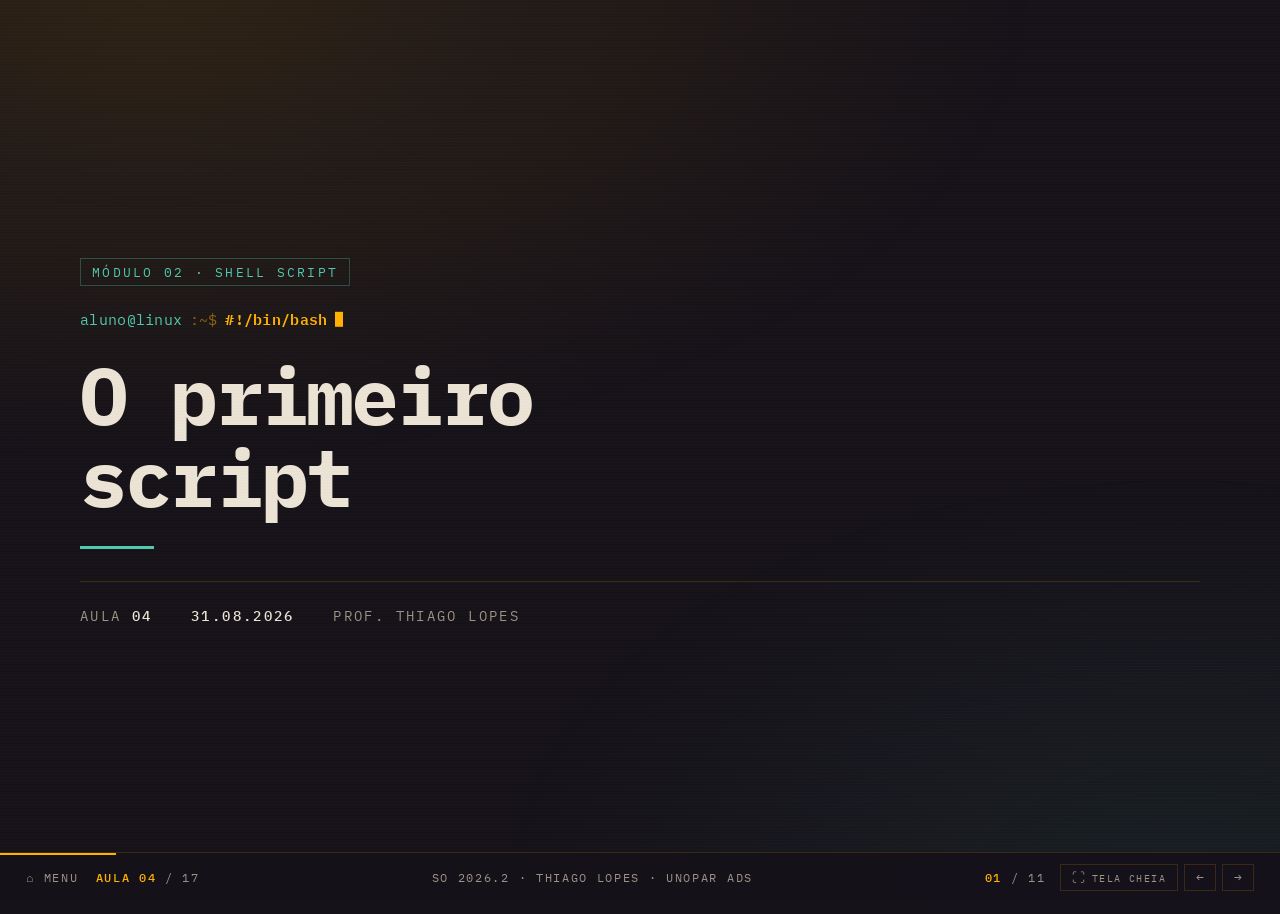
<file: aula04.html>
<!DOCTYPE html>
<html lang="pt-BR">
<head>
<meta charset="UTF-8">
<meta name="viewport" content="width=device-width, initial-scale=1.0">
<title>Aula 04 — O primeiro script | Sistemas Operacionais</title>
<link rel="preconnect" href="https://fonts.googleapis.com">
<link rel="preconnect" href="https://fonts.gstatic.com" crossorigin>
<link href="https://fonts.googleapis.com/css2?family=IBM+Plex+Mono:wght@400;500;600;700&family=IBM+Plex+Sans:wght@300;400;500;600&display=swap" rel="stylesheet">
<link rel="stylesheet" href="assets/deck.css">
</head>
<body data-aula="04" data-total="17">
<main class="deck">

<section class="slide on"><div class="wrap">
  <div class="modtag" style="color:var(--teal);border-color:rgba(79,201,176,.3)">Módulo 02 · Shell Script</div>
  <div class="prompt"><span class="usr">aluno@linux</span><span class="sym">:~$</span> <span class="cmd">#!/bin/bash</span><span class="caret"></span></div>
  <h1>O primeiro<br>script</h1>
  <div class="rule-amber" style="background:var(--teal)"></div>
  <div class="cover-meta"><div>Aula <b>04</b></div><div><b>31.08.2026</b></div><div>Prof. Thiago Lopes</div></div>
</div></section>

<section class="slide"><div class="wrap">
  <div class="prompt"><span class="usr">aluno@linux</span><span class="sym">:~$</span> <span class="cmd">echo $A_VIRADA</span></div>
  <p class="big-q">Chega de digitar<br>comando por comando.<br>Hoje vocês começam<br>a <em>programar o sistema.</em></p>
  <p class="lede" style="margin-top:1.6em">Shell script é a linguagem que já está instalada em <span class="hl">todo servidor Linux do planeta</span>. Não precisa compilar, não precisa instalar nada. Abre o editor e roda.</p>
  <p class="lede dim">As próximas seis aulas são disso. É o coração prático do semestre.</p>
</div></section>

<section class="slide"><div class="wrap">
  <div class="prompt"><span class="usr">aluno@linux</span><span class="sym">:~$</span> <span class="cmd">nano meuprimeiroscript.sh</span></div>
  <h2>Anatomia de um script</h2>
  <div class="term"><span class="c">#!/bin/bash</span>

<span class="g"># Isto é um comentário</span>

<span class="g"># exibe_mensagem</span>
<span class="o">echo "Sou uma mensagem"</span>

<span class="g"># Variavel</span>
<span class="o">nome="Meu nome é Thiago"</span>
<span class="o">sobrenome="Lopes"</span>
<span class="o">texto="e tenho"</span>
<span class="o">idade="29 anos"</span>

<span class="g"># chamando_variaveis</span>
<span class="o">echo $nome $sobrenome $texto $idade</span></div>
  <p class="lede sm" style="margin-top:1.2em">Três elementos e nada mais: a <span class="hl">primeira linha</span> que diz quem executa, os <span class="hl">comentários</span> que explicam, e os <span class="hl">comandos</span> que fazem.</p>
</div></section>

<section class="slide"><div class="wrap">
  <div class="prompt"><span class="usr">aluno@linux</span><span class="sym">:~$</span> <span class="cmd">head -1 script.sh</span></div>
  <h2>A primeira linha: shebang</h2>
  <p class="lede">O <code>#!</code> seguido do caminho diz ao sistema <span class="hl">qual programa deve interpretar</span> o arquivo. Sem ela, o comportamento depende de quem chamou.</p>
  <div class="grid g2" style="margin-top:clamp(14px,2.4vh,24px)">
    <div class="card teal"><h3><code>#!/bin/bash</code></h3><p>Bash completo. Tem arrays, <code>[[ ]]</code>, <code>$(( ))</code> e tudo que vamos usar.</p><p><strong>Use sempre este.</strong></p></div>
    <div class="card"><h3><code>#!/bin/sh</code></h3><p>Shell mínimo. Vários recursos do bash não funcionam — e o erro que aparece não diz qual é o problema real.</p></div>
  </div>
  <div class="term" style="margin-top:clamp(12px,2vh,20px)"><span class="g"># testandoread.sh começa com #!/bin/sh</span>
<span class="g"># funciona hoje, porque só usa echo e read.</span>
<span class="g"># No dia em que ganhar um array, quebra sem avisar o motivo.</span></div>
</div></section>

<section class="slide"><div class="wrap">
  <div class="prompt"><span class="usr">aluno@linux</span><span class="sym">:~$</span> <span class="cmd">chmod +x script.sh &amp;&amp; ./script.sh</span></div>
  <h2>Fazendo rodar</h2>
  <div class="term"><span class="g"># 1. criar</span>
<span class="p">aluno@linux</span><span class="g">:~$</span> <span class="c">nano meuprimeiroscript.sh</span>

<span class="g"># 2. dar permissão de execução</span>
<span class="p">aluno@linux</span><span class="g">:~$</span> <span class="c">chmod +x meuprimeiroscript.sh</span>

<span class="g"># 3. executar</span>
<span class="p">aluno@linux</span><span class="g">:~$</span> <span class="c">./meuprimeiroscript.sh</span>
<span class="o">Sou uma mensagem</span>
<span class="o">Meu nome é Thiago Lopes e tenho 29 anos</span></div>
  <div class="lab warn" style="margin-top:clamp(12px,2vh,20px)"><div class="lab-h">Duas coisas que confundem no começo</div>
    <p><strong>O <code>./</code> é obrigatório.</strong> Sem ele, o shell procura o comando nas pastas do sistema e não no diretório atual. Digitar só <code>meuprimeiroscript.sh</code> dá "comando não encontrado".</p>
    <p><strong>Sem <code>chmod +x</code>, é só texto.</strong> A permissão de execução é o que transforma o arquivo em programa. Alternativa sem permissão: <code>bash meuprimeiroscript.sh</code>.</p></div>
</div></section>

<section class="slide"><div class="wrap">
  <div class="prompt"><span class="usr">aluno@linux</span><span class="sym">:~$</span> <span class="cmd">nome="valor"</span></div>
  <h2>Variáveis</h2>
  <div class="term"><span class="g"># atribuição: SEM espaço em volta do igual</span>
<span class="o">nome="Thiago"</span>
<span class="o">idade=29</span>

<span class="err">nome = "Thiago"</span>
<span class="g"># ERRO: o shell entende "nome" como um comando a executar</span>

<span class="g"># uso: sempre com cifrão</span>
<span class="o">echo $nome</span>
<span class="o">echo "Olá, $nome"</span>
<span class="o">echo "${nome}Lopes"</span>    <span class="g"># chaves marcam onde o nome termina</span></div>
  <div class="lab" style="margin-top:clamp(12px,2vh,20px)"><div class="lab-h">Aspas: a regra prática</div>
    <p><strong>Duplas</strong> expandem variáveis — <code>"$nome"</code> vira Thiago.<br>
    <strong>Simples</strong> não expandem nada — <code>'$nome'</code> vira literalmente <code>$nome</code>.<br>
    Na dúvida, use duplas. E use sempre alguma.</p></div>
</div></section>

<section class="slide"><div class="wrap">
  <div class="prompt"><span class="usr">aluno@linux</span><span class="sym">:~$</span> <span class="cmd">nano info.sh</span></div>
  <h2>Script útil já na primeira aula</h2>
  <div class="term"><span class="c">#!/bin/bash</span>

<span class="o">echo "Seu nome de usuário é:"</span>
<span class="o">whoami</span>

<span class="o">echo "Info de hora atual e tempo que o computador está ligado:"</span>
<span class="o">uptime</span>

<span class="o">echo "O script está executando do diretorio:"</span>
<span class="o">pwd</span></div>
  <p class="lede sm" style="margin-top:1.2em">Repare no que este script é: <span class="hl">três comandos que você já digitava à mão</span>, agora em um arquivo. É literalmente isso que shell script faz — guarda o que você repetiria.</p>
  <p class="lede sm dim">Melhoria imediata: troque as chamadas soltas por <code>$(comando)</code> e monte frases completas. Vamos fazer isso no laboratório.</p>
</div></section>

<section class="slide"><div class="wrap">
  <div class="prompt"><span class="usr">aluno@linux</span><span class="sym">:~$</span> <span class="cmd">data=$(date)</span></div>
  <h2>Guardando a saída de um comando</h2>
  <p class="lede sm">O <code>$( )</code> executa o comando e devolve o resultado como texto. É o que liga shell script ao resto do sistema.</p>
  <div class="term"><span class="c">#!/bin/bash</span>

<span class="o">usuario=$(whoami)</span>
<span class="o">pasta=$(pwd)</span>
<span class="o">data=$(date '+%d/%m/%Y')</span>
<span class="o">hora=$(date '+%H:%M')</span>
<span class="o">arquivos=$(ls | wc -l)</span>

<span class="o">echo "Olá $usuario!"</span>
<span class="o">echo "Hoje é $data, agora são $hora."</span>
<span class="o">echo "Você está em $pasta e há $arquivos itens aqui."</span></div>
  <div class="term" style="margin-top:clamp(10px,1.6vh,16px)"><span class="o">Olá thiago!</span>
<span class="o">Hoje é 31/08/2026, agora são 20:14.</span>
<span class="o">Você está em /home/thiago e há 7 itens aqui.</span></div>
</div></section>

<section class="slide"><div class="wrap">
  <div class="prompt"><span class="usr">aluno@linux</span><span class="sym">:~$</span> <span class="cmd">: &lt;&lt;'FIM'</span></div>
  <h2>Comentários</h2>
  <div class="term"><span class="g"># comentário de uma linha</span>

<span class="g"># bloco de várias linhas:</span>
<span class="o">: &lt;&lt;'COMENTARIO'</span>
<span class="o">echo "teste1"</span>
<span class="o">echo "teste2"</span>
<span class="o">COMENTARIO</span>

<span class="g"># o delimitador de abertura e o de fechamento</span>
<span class="g"># precisam ser EXATAMENTE iguais</span></div>
  <div class="lab warn" style="margin-top:clamp(12px,2vh,20px)"><div class="lab-h">Um erro real, para vocês verem funcionando</div>
    <p>Se você abrir com <code>'BLOCO COMENTARIO'</code> e fechar com <code>COMENTARIO</code>, os delimitadores não batem. O bash procura o fechamento até o fim do arquivo e avisa:</p>
    <p><code style="color:var(--red)">warning: here-document delimited by end-of-file</code></p>
    <p><span class="hl">O script roda mesmo assim</span> — e é justamente por isso que o aviso passa despercebido. Funcionar não é o mesmo que estar certo.</p></div>
</div></section>

<section class="slide"><div class="wrap">
  <div class="prompt"><span class="usr">aluno@linux</span><span class="sym">:~$</span> <span class="cmd">./pratica.sh</span></div>
  <h2>Mão na massa</h2>
  <div class="lab"><div class="lab-h">Roteiro do laboratório</div>
    <ul class="rules tight" style="margin-top:0">
      <li><span class="n">01</span><span>Crie <code>meuprimeiroscript.sh</code> com os seus dados, dê <code>chmod +x</code> e execute.</span></li>
      <li><span class="n">02</span><span>Tente rodar sem o <code>./</code> e sem o <code>chmod</code>. Anote as duas mensagens de erro.</span></li>
      <li><span class="n">03</span><span>Escreva o <code>info.sh</code> e depois reescreva usando <code>$( )</code> para montar frases completas.</span></li>
      <li><span class="n">04</span><span>Acrescente ao <code>info.sh</code>: espaço livre em disco (<code>df -h /</code>) e memória (<code>free -h</code>).</span></li>
      <li><span class="n">05</span><span>Crie um bloco de comentário com delimitadores diferentes e provoque o aviso de propósito.</span></li>
      <li><span class="n">06</span><span>Teste a diferença entre aspas simples e duplas com uma variável.</span></li>
    </ul></div>
</div></section>

<section class="slide"><div class="wrap">
  <div class="prompt"><span class="usr">aluno@linux</span><span class="sym">:~$</span> <span class="cmd">exit</span><span class="caret"></span></div>
  <h2>Para a próxima</h2>
  <p class="lede">Seus scripts já falam. Na <span class="hl-t">Aula 05</span> eles passam a <strong>escutar</strong>: ler o que o usuário digita, receber argumentos e fazer contas.</p>
  <p class="lede dim">Vamos construir uma calculadora do zero.</p>
  <div class="cover-meta"><div>Prof. <b>Thiago Lopes</b></div><div><b>thiagolopesdev.com.br</b></div><div>Próxima · <b>14.09</b> — após o feriado</div></div>
</div></section>

</main>
<script src="assets/deck.js"></script>
</body>
</html>
</file>
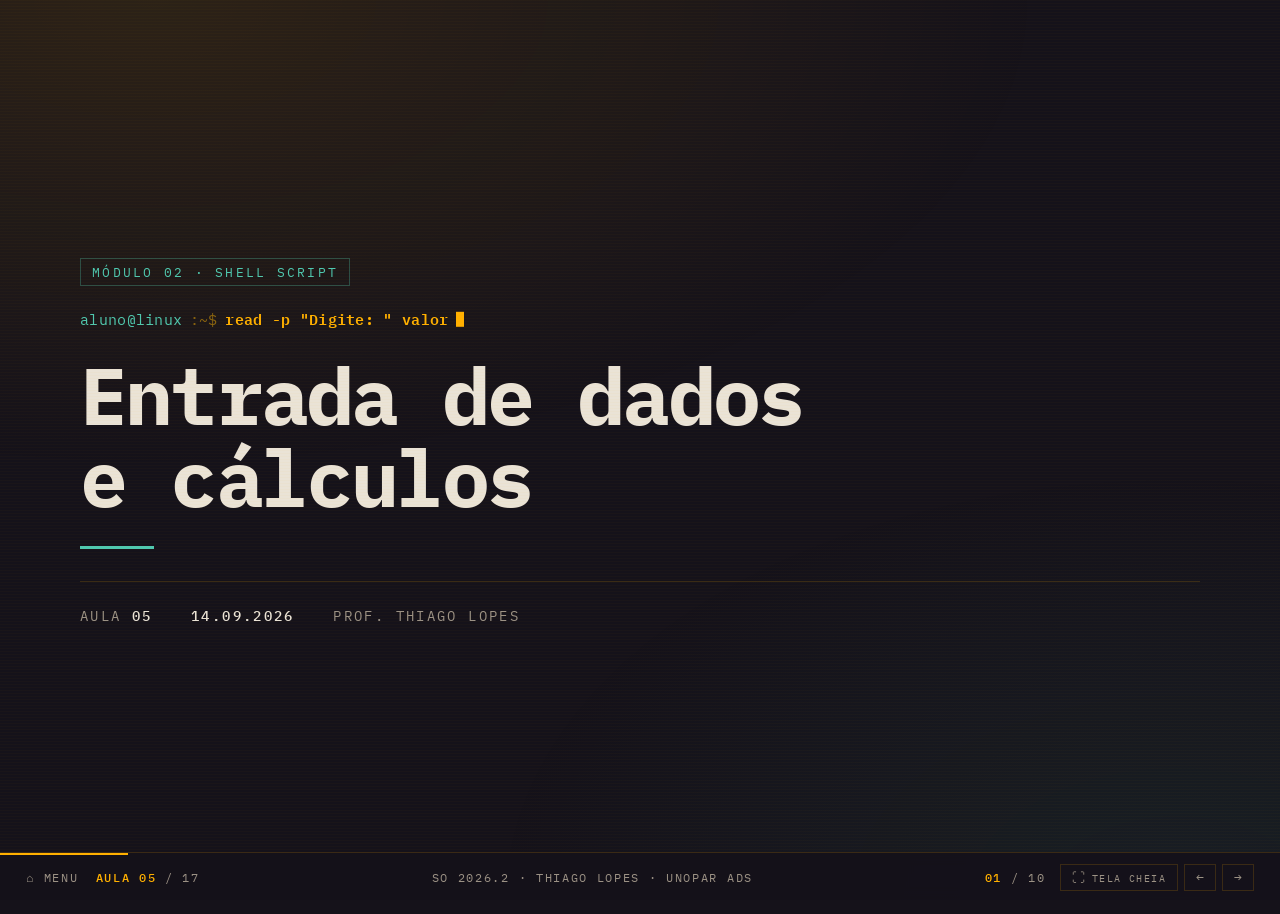
<file: aula05.html>
<!DOCTYPE html>
<html lang="pt-BR">
<head>
<meta charset="UTF-8">
<meta name="viewport" content="width=device-width, initial-scale=1.0">
<title>Aula 05 — Entrada de dados e cálculos | Sistemas Operacionais</title>
<link rel="preconnect" href="https://fonts.googleapis.com">
<link rel="preconnect" href="https://fonts.gstatic.com" crossorigin>
<link href="https://fonts.googleapis.com/css2?family=IBM+Plex+Mono:wght@400;500;600;700&family=IBM+Plex+Sans:wght@300;400;500;600&display=swap" rel="stylesheet">
<link rel="stylesheet" href="assets/deck.css">
</head>
<body data-aula="05" data-total="17">
<main class="deck">

<section class="slide on"><div class="wrap">
  <div class="modtag" style="color:var(--teal);border-color:rgba(79,201,176,.3)">Módulo 02 · Shell Script</div>
  <div class="prompt"><span class="usr">aluno@linux</span><span class="sym">:~$</span> <span class="cmd">read -p "Digite: " valor</span><span class="caret"></span></div>
  <h1>Entrada de dados<br>e cálculos</h1>
  <div class="rule-amber" style="background:var(--teal)"></div>
  <div class="cover-meta"><div>Aula <b>05</b></div><div><b>14.09.2026</b></div><div>Prof. Thiago Lopes</div></div>
</div></section>

<section class="slide"><div class="wrap">
  <div class="prompt"><span class="usr">aluno@linux</span><span class="sym">:~$</span> <span class="cmd">nano testandoread.sh</span></div>
  <h2>O comando read</h2>
  <div class="term"><span class="c">#!/bin/bash</span>

<span class="g">#Entre com seu nome</span>
<span class="o">echo "Digite seu nome"</span>

<span class="g">#READ</span>
<span class="o">read nome</span>
<span class="o">echo "Bem vindo $nome no terminal Linux"</span></div>
  <div class="term" style="margin-top:clamp(10px,1.6vh,16px)"><span class="g"># versão mais enxuta: pergunta e lê na mesma linha</span>
<span class="o">read -p "Digite seu nome: " nome</span>

<span class="g"># dois valores de uma vez, separados por espaço</span>
<span class="o">read -p "Nome e idade: " nome idade</span>

<span class="g"># senha: não mostra o que está sendo digitado</span>
<span class="o">read -sp "Senha: " senha</span>
<span class="o">echo</span>   <span class="g"># o echo vazio pula a linha depois do -s</span></div>
  <p class="lede sm dim" style="margin-top:1.1em">O <code>-s</code> é o mesmo comportamento do <code>sudo</code> quando pede senha: nem asterisco aparece. Todo script que pede senha deve usar.</p>
</div></section>

<section class="slide"><div class="wrap">
  <div class="prompt"><span class="usr">aluno@linux</span><span class="sym">:~$</span> <span class="cmd">./script.sh valor1 valor2</span></div>
  <h2>Argumentos: entrada sem perguntar</h2>
  <div class="term"><span class="c">#!/bin/bash</span>
<span class="o">echo "Nome do script: $0"</span>
<span class="o">echo "Primeiro:       $1"</span>
<span class="o">echo "Segundo:        $2"</span>
<span class="o">echo "Quantos vieram: $#"</span>
<span class="o">echo "Todos juntos:   $@"</span></div>
  <div class="term" style="margin-top:clamp(10px,1.6vh,16px)"><span class="p">aluno@linux</span><span class="g">:~$</span> <span class="c">./exemplo.sh Thiago 29</span>
<span class="o">Nome do script: ./exemplo.sh</span>
<span class="o">Primeiro:       Thiago</span>
<span class="o">Segundo:        29</span>
<span class="o">Quantos vieram: 2</span>
<span class="o">Todos juntos:   Thiago 29</span></div>
  <div class="lab" style="margin-top:clamp(12px,2vh,20px)"><div class="lab-h">Quando usar cada um</div>
    <p><code>read</code> exige alguém na frente do teclado. <code>$1</code> não.</p>
    <p>Script que vai rodar sozinho, agendado — e vocês vão escrever vários — <span class="hl">não pode usar <code>read</code></span>. Ele ficaria esperando para sempre.</p></div>
</div></section>

<section class="slide"><div class="wrap">
  <div class="prompt"><span class="usr">aluno@linux</span><span class="sym">:~$</span> <span class="cmd">echo $(( 2 + 2 ))</span></div>
  <h2>Contas em shell</h2>
  <p class="lede sm">Variáveis em shell são <span class="hl">texto por padrão</span>, não número. Para o shell, <code>"10" + "5"</code> não significa nada — é preciso pedir explicitamente uma operação aritmética.</p>
  <div class="term"><span class="o">x=10</span>
<span class="o">y=3</span>

<span class="o">echo $(( x + y ))</span>     <span class="g"># 13</span>
<span class="o">echo $(( x - y ))</span>     <span class="g"># 7</span>
<span class="o">echo $(( x * y ))</span>     <span class="g"># 30</span>
<span class="o">echo $(( x / y ))</span>     <span class="g"># 3   ← divisão INTEIRA</span>
<span class="o">echo $(( x % y ))</span>     <span class="g"># 1   ← resto</span>
<span class="o">echo $(( x ** 2 ))</span>    <span class="g"># 100 ← potência</span>

<span class="g"># atribuindo direto — o soma.sh de vocês</span>
<span class="o">(( sum = 25 + 35 ))</span>
<span class="o">echo $sum</span>              <span class="g"># 60</span>

<span class="g"># incremento, muito usado em laços</span>
<span class="o">contador=$(( contador + 1 ))</span></div>
</div></section>

<section class="slide"><div class="wrap">
  <div class="prompt"><span class="usr">aluno@linux</span><span class="sym">:~$</span> <span class="cmd">echo "scale=2; 10/3" | bc</span></div>
  <h2>Números com vírgula</h2>
  <p class="lede">O shell só faz conta com inteiros. Para decimais, existe o <code>bc</code> — uma calculadora à parte que recebe a expressão pela entrada padrão.</p>
  <div class="term"><span class="g"># sem bc</span>
<span class="o">echo $(( 10 / 3 ))</span>
<span class="err">3</span>

<span class="g"># com bc: scale define as casas decimais</span>
<span class="o">echo "scale=2; 10/3" | bc</span>
<span class="ok">3.33</span>

<span class="g"># usando variáveis</span>
<span class="o">preco=49.90</span>
<span class="o">qtd=3</span>
<span class="o">total=$(echo "scale=2; $preco * $qtd" | bc)</span>
<span class="o">echo "Total: R$ $total"</span>
<span class="ok">Total: R$ 149.70</span></div>
  <p class="lede sm dim" style="margin-top:1.1em">Se o <code>bc</code> não estiver instalado: <code>sudo apt install bc</code>.</p>
</div></section>

<section class="slide"><div class="wrap">
  <div class="prompt"><span class="usr">aluno@linux</span><span class="sym">:~$</span> <span class="cmd">nano calculadora1.sh</span></div>
  <h2>Montando a calculadora</h2>
  <div class="term"><span class="c">#!/bin/bash</span>

<span class="o">echo "Digite um número"</span>
<span class="o">read num1</span>
<span class="o">echo "Digite outro número"</span>
<span class="o">read num2</span>

<span class="o">resultado=$(( num1 + num2 ))</span>
<span class="o">echo "A soma dos números é: $resultado"</span></div>
  <div class="lab warn" style="margin-top:clamp(12px,2vh,20px)"><div class="lab-h">Sobre a sintaxe antiga</div>
    <p>Você vai encontrar <code>$[ num1+num2 ]</code> em código pela internet — inclusive em exemplos meus antigos. Funciona, mas está obsoleto há mais de vinte anos e pode sumir em versões futuras do bash.</p>
    <p><span class="hl">Use sempre <code>$(( ))</code>.</span> Duplos parênteses.</p></div>
</div></section>

<section class="slide"><div class="wrap">
  <div class="prompt"><span class="usr">aluno@linux</span><span class="sym">:~$</span> <span class="cmd">printf "%.2f\n" 3.14159</span></div>
  <h2>Formatando a saída</h2>
  <p class="lede sm">O <code>echo</code> resolve quase tudo. Quando a apresentação importa, o <code>printf</code> dá controle.</p>
  <div class="term"><span class="g"># echo simples</span>
<span class="o">echo "Total: $valor"</span>

<span class="g"># printf com formatação</span>
<span class="o">printf "Total: R$ %.2f\n" "$valor"</span>
<span class="ok">Total: R$ 149.70</span>

<span class="g"># alinhando colunas — útil em relatórios</span>
<span class="o">printf "%-15s %8s\n" "Produto" "Preço"</span>
<span class="o">printf "%-15s %8.2f\n" "Teclado" 150.00</span>
<span class="o">printf "%-15s %8.2f\n" "Monitor" 899.90</span>
<span class="ok">Produto            Preço</span>
<span class="ok">Teclado           150.00</span>
<span class="ok">Monitor           899.90</span></div>
  <p class="lede sm dim" style="margin-top:1.1em"><code>%-15s</code> = texto alinhado à esquerda em 15 colunas. <code>%8.2f</code> = número com 2 decimais em 8 colunas. O <code>\n</code> é a quebra de linha, que o <code>printf</code> não coloca sozinho.</p>
</div></section>

<section class="slide"><div class="wrap">
  <div class="prompt"><span class="usr">aluno@linux</span><span class="sym">:~$</span> <span class="cmd">bash -x script.sh</span></div>
  <h2>Quando não funcionar</h2>
  <div class="term"><span class="g"># mostra cada linha antes de executar, com as variáveis já substituídas</span>
<span class="p">aluno@linux</span><span class="g">:~$</span> <span class="c">bash -x calculadora1.sh</span>
<span class="o">+ echo 'Digite um número'</span>
<span class="o">+ read num1</span>
<span class="o">+ read num2</span>
<span class="o">+ resultado=15</span>
<span class="o">+ echo 'A soma dos números é: 15'</span>

<span class="g"># verifica a sintaxe SEM executar</span>
<span class="p">aluno@linux</span><span class="g">:~$</span> <span class="c">bash -n calculadora1.sh</span></div>
  <p class="lede sm" style="margin-top:1.1em">O <code>-x</code> é a ferramenta número um de depuração em shell. Quando o script faz algo que você não esperava, ele mostra <span class="hl">exatamente o que o shell entendeu</span> — que costuma ser diferente do que você escreveu.</p>
</div></section>

<section class="slide"><div class="wrap">
  <div class="prompt"><span class="usr">aluno@linux</span><span class="sym">:~$</span> <span class="cmd">./pratica.sh</span></div>
  <h2>Mão na massa</h2>
  <div class="lab"><div class="lab-h">Roteiro do laboratório</div>
    <ul class="rules tight" style="margin-top:0">
      <li><span class="n">01</span><span>Escreva o <code>testandoread.sh</code> e depois melhore usando <code>read -p</code>.</span></li>
      <li><span class="n">02</span><span>Faça a <code>calculadora1.sh</code> somando dois números lidos do teclado.</span></li>
      <li><span class="n">03</span><span>Reescreva a mesma calculadora recebendo os números por <strong>argumento</strong>.</span></li>
      <li><span class="n">04</span><span>Amplie: mostre soma, subtração, multiplicação e divisão de uma vez.</span></li>
      <li><span class="n">05</span><span>Use <code>bc</code> para que a divisão mostre duas casas decimais.</span></li>
      <li><span class="n">06</span><span>Formate a saída com <code>printf</code>, em colunas alinhadas.</span></li>
      <li><span class="n">07</span><span>Rode tudo com <code>bash -x</code> e observe as substituições.</span></li>
    </ul></div>
</div></section>

<section class="slide"><div class="wrap">
  <div class="prompt"><span class="usr">aluno@linux</span><span class="sym">:~$</span> <span class="cmd">exit</span><span class="caret"></span></div>
  <h2>Para a próxima</h2>
  <p class="lede">Sua calculadora soma. Mas e se o usuário quiser escolher a operação? E se digitar zero na divisão?</p>
  <p class="lede">Na <span class="hl-t">Aula 06</span> os scripts começam a <strong>decidir</strong> — e vamos dissecar uma calculadora com bug e um script de login com cinco problemas.</p>
  <div class="cover-meta"><div>Prof. <b>Thiago Lopes</b></div><div><b>thiagolopesdev.com.br</b></div><div>Próxima · <b>21.09</b></div></div>
</div></section>

</main>
<script src="assets/deck.js"></script>
</body>
</html>
</file>
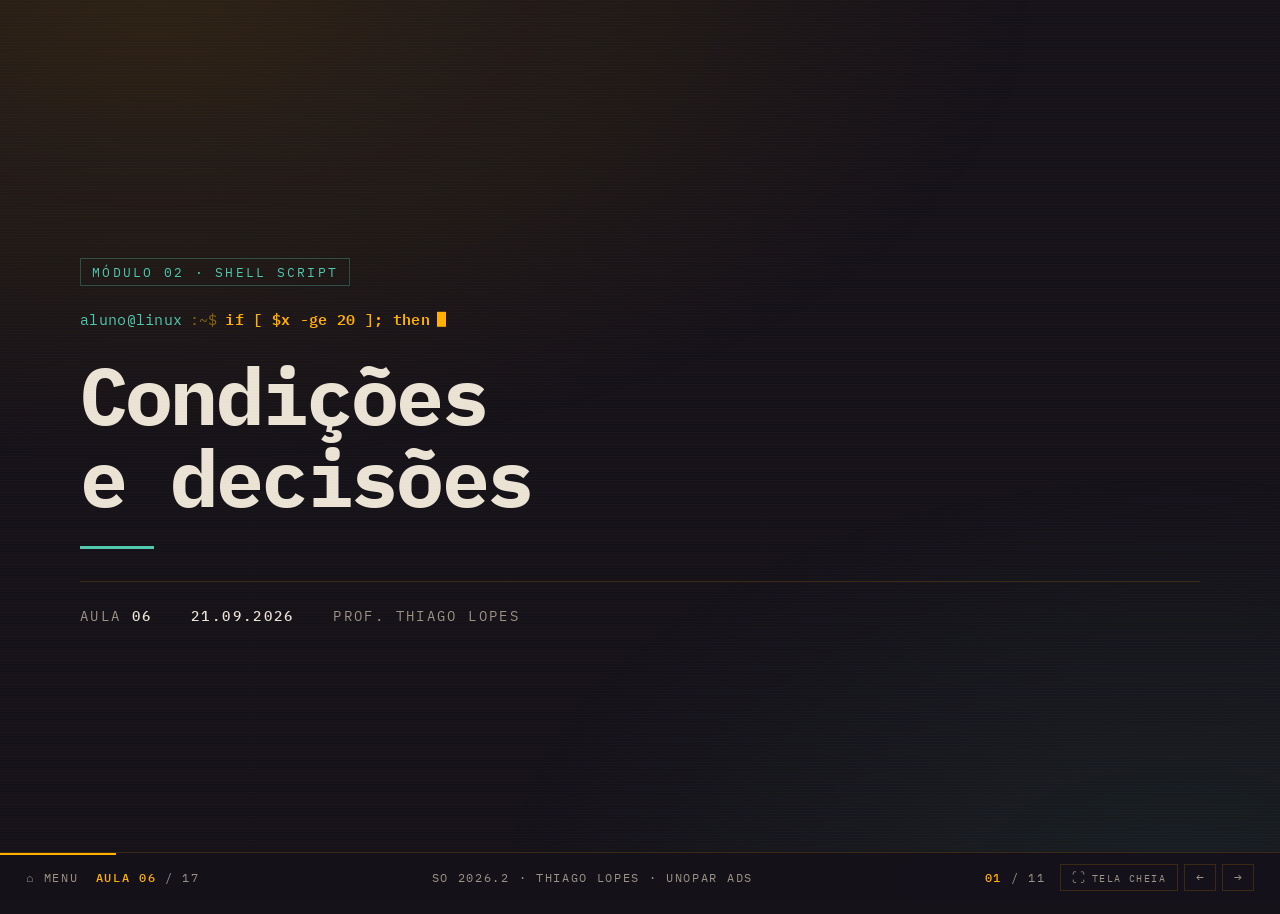
<file: aula06.html>
<!DOCTYPE html>
<html lang="pt-BR">
<head>
<meta charset="UTF-8">
<meta name="viewport" content="width=device-width, initial-scale=1.0">
<title>Aula 06 — Condições e decisões | Sistemas Operacionais</title>
<link rel="preconnect" href="https://fonts.googleapis.com">
<link rel="preconnect" href="https://fonts.gstatic.com" crossorigin>
<link href="https://fonts.googleapis.com/css2?family=IBM+Plex+Mono:wght@400;500;600;700&family=IBM+Plex+Sans:wght@300;400;500;600&display=swap" rel="stylesheet">
<link rel="stylesheet" href="assets/deck.css">
</head>
<body data-aula="06" data-total="17">
<main class="deck">

<section class="slide on"><div class="wrap">
  <div class="modtag" style="color:var(--teal);border-color:rgba(79,201,176,.3)">Módulo 02 · Shell Script</div>
  <div class="prompt"><span class="usr">aluno@linux</span><span class="sym">:~$</span> <span class="cmd">if [ $x -ge 20 ]; then</span><span class="caret"></span></div>
  <h1>Condições<br>e decisões</h1>
  <div class="rule-amber" style="background:var(--teal)"></div>
  <div class="cover-meta"><div>Aula <b>06</b></div><div><b>21.09.2026</b></div><div>Prof. Thiago Lopes</div></div>
</div></section>

<section class="slide"><div class="wrap">
  <div class="prompt"><span class="usr">aluno@linux</span><span class="sym">:~$</span> <span class="cmd">nano calc.sh</span></div>
  <h2>A estrutura if</h2>
  <div class="term"><span class="c">#!/bin/bash</span>

<span class="o">echo "Digite um número qualquer:"</span>
<span class="o">read numero</span>

<span class="o">if [ $numero -ge 20 ]; then</span>
<span class="o">    echo "este número é maior ou igual a 20"</span>
<span class="o">else</span>
<span class="o">    echo "este número é menor que 20"</span>
<span class="o">fi</span></div>
  <div class="grid g2" style="margin-top:clamp(12px,2vh,20px)">
    <div class="card teal"><h3>As palavras</h3><p><code>if</code> · <code>then</code> · <code>elif</code> · <code>else</code> · <code>fi</code></p><p><code>fi</code> é <code>if</code> escrito ao contrário. A mesma brincadeira aparece em <code>case</code> / <code>esac</code>.</p></div>
    <div class="card"><h3>O ponto e vírgula</h3><p><code>then</code> é uma instrução separada. Na mesma linha do <code>if</code>, precisa de <code>;</code> antes. Em linha própria, dispensa.</p></div>
  </div>
  <p class="lede sm dim" style="margin-top:1.2em">Os espaços dentro dos colchetes são <strong>obrigatórios</strong>. <code>[</code> é um comando, e comando precisa estar separado dos argumentos. <code>[$x -ge 20]</code> dá erro.</p>
</div></section>

<section class="slide"><div class="wrap">
  <div class="prompt"><span class="usr">aluno@linux</span><span class="sym">:~$</span> <span class="cmd">man test</span></div>
  <h2>Operadores de teste</h2>
  <div class="grid g2">
    <div class="card teal"><h3>Números</h3><p><code>-eq</code> igual · <code>-ne</code> diferente</p><p><code>-gt</code> maior · <code>-ge</code> maior ou igual</p><p><code>-lt</code> menor · <code>-le</code> menor ou igual</p></div>
    <div class="card"><h3>Texto</h3><p><code>=</code> iguais · <code>!=</code> diferentes</p><p><code>-z</code> está vazio · <code>-n</code> não está vazio</p></div>
    <div class="card violet"><h3>Arquivos</h3><p><code>-e</code> existe · <code>-f</code> é arquivo · <code>-d</code> é diretório</p><p><code>-r</code> posso ler · <code>-w</code> posso escrever · <code>-x</code> posso executar · <code>-s</code> não está vazio</p></div>
    <div class="card blue"><h3>Combinando</h3><p><code>&amp;&amp;</code> e · <code>||</code> ou · <code>!</code> negação</p><p><code>if [ -f "$a" ] &amp;&amp; [ -r "$a" ]; then</code></p></div>
  </div>
  <div class="lab warn" style="margin-top:clamp(12px,2vh,20px)"><div class="lab-h">A armadilha que pega todo mundo</div>
    <p><code>-eq</code> compara <strong>números</strong>. <code>=</code> compara <strong>texto</strong>. Trocar os dois não dá erro — dá resultado errado em silêncio.</p>
    <p><code>[ "01" = "1" ]</code> é <span class="hl-r">falso</span>. <code>[ 01 -eq 1 ]</code> é <span class="hl-t">verdadeiro</span>.</p></div>
</div></section>

<section class="slide"><div class="wrap">
  <div class="prompt"><span class="usr">aluno@linux</span><span class="sym">:~$</span> <span class="cmd">nano calculadora2.sh</span></div>
  <h2>Vários caminhos: elif</h2>
  <div class="term compact"><span class="c">#!/bin/bash</span>
<span class="o">read num1; read num2</span>
<span class="o">echo "1-Somar  2-Subtrair  3-Multiplicar  4-Dividir"</span>
<span class="o">read equacao</span>

<span class="o">if [ $equacao -eq 1 ]; then</span>
<span class="o">    resultado=$(( num1 + num2 ))</span>
<span class="o">elif [ $equacao -eq 2 ]; then</span>
<span class="o">    resultado=$(( num1 - num2 ))</span>
<span class="o">elif [ $equacao -eq 3 ]; then</span>
<span class="o">    resultado=$(( num1 * num2 ))</span>
<span class="o">elif [ $equacao -eq 4 ]; then</span>
<span class="o">    resultado=$(( num1 / num2 ))</span>
<span class="o">else</span>
<span class="o">    echo "Opção inválida"</span>
<span class="o">fi</span>
<span class="err">echo "O resultado é: $resultado"</span></div>
  <p class="lede" style="margin-top:1.1em">Este script <strong>funciona</strong>. E tem <span class="hl-r">três defeitos.</span></p>
  <p class="lede sm dim">Rodem com a opção 9. Depois com 10 e 0. Cinco minutos.</p>
</div></section>

<section class="slide"><div class="wrap">
  <div class="prompt"><span class="usr">aluno@linux</span><span class="sym">:~$</span> <span class="cmd">bash calculadora2.sh</span></div>
  <h2>Os três defeitos</h2>
  <div class="term compact"><span class="g"># opção inválida</span>
<span class="p">$</span> <span class="c">bash calculadora2.sh</span>
<span class="o">10 / 5 / 9</span>
<span class="o">Opção inválida</span>
<span class="err">O resultado é: </span>      <span class="g">← vazio, e ninguém reclamou</span>

<span class="g"># divisão por zero</span>
<span class="err">calculadora2.sh: division by 0</span>

<span class="g"># divisão comum</span>
<span class="o">10 / 3 = 3</span>              <span class="g">← divisão inteira</span></div>
  <ul class="rules tight" style="margin-top:clamp(12px,2vh,20px)">
    <li><span class="n">01</span><span><strong>O <code>echo</code> final está fora do <code>if</code>.</strong> Roda sempre, mesmo quando a variável não foi criada. O shell trata variável inexistente como texto vazio e segue em frente.</span></li>
    <li><span class="n">02</span><span><strong>Divisão por zero derruba o script.</strong> Falta testar antes.</span></li>
    <li><span class="n">03</span><span><strong>Divisão inteira.</strong> Não é bug, é como o shell funciona — mas o usuário não sabe disso.</span></li>
  </ul>
</div></section>

<section class="slide"><div class="wrap">
  <div class="prompt"><span class="usr">aluno@linux</span><span class="sym">:~$</span> <span class="cmd">case $var in ... esac</span></div>
  <h2>A versão corrigida, com case</h2>
  <div class="term compact"><span class="c">#!/bin/bash</span>
<span class="o">set -u</span>                       <span class="g"># variável indefinida vira ERRO</span>

<span class="o">read -p "Primeiro número: " num1</span>
<span class="o">read -p "Segundo número: "  num2</span>
<span class="o">echo "1-Somar 2-Subtrair 3-Multiplicar 4-Dividir"</span>
<span class="o">read -p "Opção: " opcao</span>

<span class="o">case "$opcao" in</span>
<span class="o">    1) resultado=$(( num1 + num2 )) ;;</span>
<span class="o">    2) resultado=$(( num1 - num2 )) ;;</span>
<span class="o">    3) resultado=$(( num1 * num2 )) ;;</span>
<span class="o">    4)</span>
<span class="o">       if [ "$num2" -eq 0 ]; then</span>
<span class="o">           echo "Não dá para dividir por zero"; exit 1</span>
<span class="o">       fi</span>
<span class="o">       resultado=$(echo "scale=2; $num1/$num2" | bc) ;;</span>
<span class="o">    *) echo "Opção inválida"; exit 1 ;;</span>
<span class="o">esac</span>

<span class="o">echo "Resultado: $resultado"</span></div>
  <p class="lede sm dim" style="margin-top:1.1em">O <code>;;</code> fecha cada caso. O <code>*)</code> é o "qualquer outra coisa". Muito mais legível que a corrente de <code>elif</code> — e é o padrão que o <code>systemctl</code> usa por dentro.</p>
</div></section>

<section class="slide"><div class="wrap">
  <div class="prompt"><span class="usr">aluno@linux</span><span class="sym">:~$</span> <span class="cmd">echo $?</span></div>
  <h2>O código de saída</h2>
  <p class="lede">Todo comando devolve um número ao terminar. <span class="hl">Zero é sucesso</span>; qualquer outro valor é erro. É assim que o <code>if</code> decide de verdade.</p>
  <div class="term"><span class="p">$</span> <span class="c">ls /home &gt; /dev/null; echo $?</span>
<span class="ok">0</span>
<span class="p">$</span> <span class="c">ls /naoexiste 2&gt; /dev/null; echo $?</span>
<span class="err">2</span>

<span class="g"># testando um COMANDO direto, sem colchetes</span>
<span class="o">if ping -c1 8.8.8.8 &gt; /dev/null 2&gt;&amp;1; then</span>
<span class="o">    echo "Internet funcionando"</span>
<span class="o">else</span>
<span class="o">    echo "Sem conexão"</span>
<span class="o">fi</span>

<span class="g"># o seu script também devolve código</span>
<span class="o">exit 0</span>   <span class="g"># deu certo</span>
<span class="o">exit 1</span>   <span class="g"># deu errado</span></div>
  <p class="lede sm dim" style="margin-top:1.1em">Invertido em relação a outras linguagens, e faz sentido: só existe um jeito de dar certo, e muitos de dar errado. Cada número identifica um erro diferente.</p>
</div></section>

<section class="slide"><div class="wrap">
  <div class="prompt"><span class="usr">aluno@linux</span><span class="sym">:~$</span> <span class="cmd">cat login.sh</span></div>
  <h2>Estudo de caso · o login</h2>
  <div class="term compact"><span class="c">#!/bin/bash</span>
<span class="o">echo "Digite seu login"</span>
<span class="o">read login</span>
<span class="o">echo "Digite sua senha"</span>
<span class="o">read senha</span>

<span class="o">if [[ ( $login == "12345678900" &amp;&amp; $senha == "admin" ) ]]; then</span>
<span class="o">    echo "Logado com sucesso !"</span>
<span class="o">else</span>
<span class="o">    echo "Usuário ou senha incorretos !"</span>
<span class="o">fi</span></div>
  <p class="lede" style="margin-top:1.2em">Funciona perfeitamente. E tem <span class="hl-r">cinco problemas de segurança.</span></p>
  <p class="lede sm dim">Em dupla, cinco minutos. Achem todos antes do próximo slide.</p>
</div></section>

<section class="slide"><div class="wrap">
  <div class="prompt"><span class="usr">aluno@linux</span><span class="sym">:~$</span> <span class="cmd">./resposta.sh</span></div>
  <h2>Os cinco problemas</h2>
  <ul class="rules tight">
    <li><span class="n">01</span><span><strong>Credencial dentro do código.</strong> Um <code>cat login.sh</code> revela a senha. Quem lê o arquivo entra.</span></li>
    <li><span class="n">02</span><span><strong>Senha em texto puro.</strong> Deveria comparar o <em>hash</em>, nunca a senha em si.</span></li>
    <li><span class="n">03</span><span><strong><code>read</code> sem <code>-s</code>.</strong> A senha aparece na tela, à vista de quem está atrás.</span></li>
    <li><span class="n">04</span><span><strong>Dado pessoal no arquivo.</strong> Se isso for para o GitHub, o CPF vai junto — e histórico de commit não se apaga.</span></li>
    <li><span class="n">05</span><span><strong>Variáveis sem aspas.</strong> Entrada com espaço ou caractere especial pode alterar o teste.</span></li>
  </ul>
  <div class="term compact" style="margin-top:clamp(10px,1.8vh,18px)"><span class="g"># a versão corrigida</span>
<span class="o">read -p "Login: " login</span>
<span class="o">read -sp "Senha: " senha; echo</span>
<span class="o">hash_digitado=$(echo -n "$senha" | sha256sum | cut -d' ' -f1)</span>
<span class="o">hash_guardado=$(grep "^${login}:" "$HOME/.credenciais" | cut -d: -f2)</span>
<span class="o">if [ -n "$hash_guardado" ] &amp;&amp; [ "$hash_digitado" = "$hash_guardado" ]; then</span></div>
</div></section>

<section class="slide"><div class="wrap">
  <div class="prompt"><span class="usr">aluno@linux</span><span class="sym">:~$</span> <span class="cmd">./pratica.sh</span></div>
  <h2>Mão na massa</h2>
  <div class="lab"><div class="lab-h">Roteiro do laboratório</div>
    <ul class="rules tight" style="margin-top:0">
      <li><span class="n">01</span><span>Escreva o <code>calc.sh</code> e acrescente o <code>else</code> que faltava.</span></li>
      <li><span class="n">02</span><span>Digite a <code>calculadora2.sh</code> e reproduza os três defeitos.</span></li>
      <li><span class="n">03</span><span>Reescreva com <code>case</code>, tratando divisão por zero e usando <code>bc</code>.</span></li>
      <li><span class="n">04</span><span>Script que recebe um caminho por argumento e diz se é arquivo, diretório ou não existe.</span></li>
      <li><span class="n">05</span><span>Script que verifica se outro arquivo tem permissão de execução — e concede se não tiver.</span></li>
      <li><span class="n">06</span><span>Reescreva o <code>login.sh</code> corrigindo os cinco problemas.</span></li>
    </ul></div>
</div></section>

<section class="slide"><div class="wrap">
  <div class="prompt"><span class="usr">aluno@linux</span><span class="sym">:~$</span> <span class="cmd">exit</span><span class="caret"></span></div>
  <h2>Para a próxima</h2>
  <p class="lede">Seus scripts decidem. Mas ainda fazem cada coisa <strong>uma vez só</strong>.</p>
  <p class="lede">Na <span class="hl-t">Aula 07</span> entram os <strong>laços</strong>: repetir sobre listas, sobre arquivos, sobre milhões de números. É quando o script começa a fazer trabalho que ninguém faria à mão.</p>
  <div class="cover-meta"><div>Prof. <b>Thiago Lopes</b></div><div><b>thiagolopesdev.com.br</b></div><div>Próxima · <b>28.09</b></div></div>
</div></section>

</main>
<script src="assets/deck.js"></script>
</body>
</html>
</file>
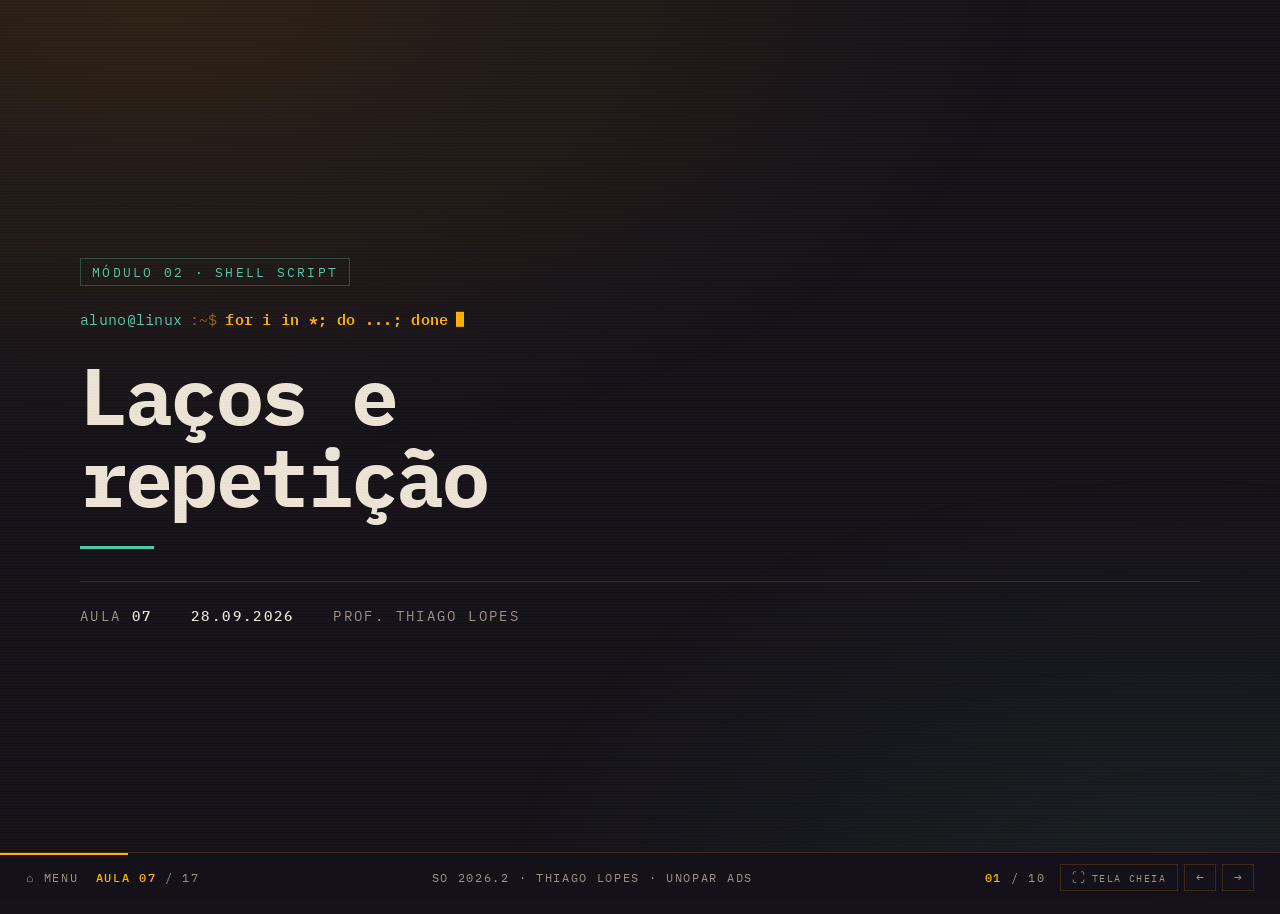
<file: aula07.html>
<!DOCTYPE html>
<html lang="pt-BR">
<head>
<meta charset="UTF-8">
<meta name="viewport" content="width=device-width, initial-scale=1.0">
<title>Aula 07 — Laços e repetição | Sistemas Operacionais</title>
<link rel="preconnect" href="https://fonts.googleapis.com">
<link rel="preconnect" href="https://fonts.gstatic.com" crossorigin>
<link href="https://fonts.googleapis.com/css2?family=IBM+Plex+Mono:wght@400;500;600;700&family=IBM+Plex+Sans:wght@300;400;500;600&display=swap" rel="stylesheet">
<link rel="stylesheet" href="assets/deck.css">
</head>
<body data-aula="07" data-total="17">
<main class="deck">

<section class="slide on"><div class="wrap">
  <div class="modtag" style="color:var(--teal);border-color:rgba(79,201,176,.3)">Módulo 02 · Shell Script</div>
  <div class="prompt"><span class="usr">aluno@linux</span><span class="sym">:~$</span> <span class="cmd">for i in *; do ...; done</span><span class="caret"></span></div>
  <h1>Laços e<br>repetição</h1>
  <div class="rule-amber" style="background:var(--teal)"></div>
  <div class="cover-meta"><div>Aula <b>07</b></div><div><b>28.09.2026</b></div><div>Prof. Thiago Lopes</div></div>
</div></section>

<section class="slide"><div class="wrap">
  <div class="prompt"><span class="usr">aluno@linux</span><span class="sym">:~$</span> <span class="cmd">nano sequencia.sh</span></div>
  <h2>O laço for</h2>
  <div class="term"><span class="c">#!/bin/bash</span>

<span class="o">echo "Testando o comando seq"</span>
<span class="o">for i in $(seq 1 5 100);</span>
<span class="o">do</span>
<span class="o">    echo "$i"</span>
<span class="o">done</span></div>
  <div class="term" style="margin-top:clamp(10px,1.6vh,16px)"><span class="ok">1</span>
<span class="ok">6</span>
<span class="ok">11</span>
<span class="ok">16</span>
<span class="g">... até 96</span></div>
  <p class="lede sm" style="margin-top:1.2em"><code>seq inicio passo fim</code>. Aqui: começa em 1, pula de 5 em 5, para antes de passar de 100. <span class="hl">Três números controlam o laço inteiro.</span></p>
</div></section>

<section class="slide"><div class="wrap">
  <div class="prompt"><span class="usr">aluno@linux</span><span class="sym">:~$</span> <span class="cmd">for --formas</span></div>
  <h2>As quatro formas de for</h2>
  <div class="term"><span class="g"># 1. sobre uma lista escrita à mão</span>
<span class="o">for cor in vermelho verde azul; do</span>
<span class="o">    echo "Cor: $cor"</span>
<span class="o">done</span>

<span class="g"># 2. sobre os arquivos do diretório</span>
<span class="o">for arquivo in *.sh; do</span>
<span class="o">    echo "Encontrei: $arquivo"</span>
<span class="o">done</span>

<span class="g"># 3. faixa numérica direta</span>
<span class="o">for i in {1..10}; do</span>
<span class="o">    echo "Número $i"</span>
<span class="o">done</span>

<span class="g"># 4. estilo C, quando precisa de controle fino</span>
<span class="o">for (( i=0; i&lt;5; i++ )); do</span>
<span class="o">    echo "Índice $i"</span>
<span class="o">done</span></div>
  <p class="lede sm dim" style="margin-top:1.1em">A segunda é a mais usada no dia a dia: <span class="hl">processar todos os arquivos de uma pasta</span> é metade do trabalho de administração de sistema.</p>
</div></section>

<section class="slide"><div class="wrap">
  <div class="prompt"><span class="usr">aluno@linux</span><span class="sym">:~$</span> <span class="cmd">bash sequencia2.sh | wc -l</span></div>
  <h2>Quando o laço fica grande</h2>
  <div class="term"><span class="c">#!/bin/bash</span>
<span class="g"># sequencia2.sh</span>
<span class="o">echo "Testando o comando seq"</span>
<span class="o">for i in $(seq 1 10 10000000);</span>
<span class="o">do</span>
<span class="o">    echo "$i"</span>
<span class="o">done</span></div>
  <div class="term" style="margin-top:clamp(10px,1.6vh,16px)"><span class="g"># um milhão de linhas. Não jogue na tela — meça e conte.</span>
<span class="p">$</span> <span class="c">time bash sequencia2.sh &gt; /dev/null</span>
<span class="p">$</span> <span class="c">bash sequencia2.sh | wc -l</span>
<span class="ok">1000000</span>

<span class="g"># jogando na tela: interrompa com Ctrl+C</span>
<span class="p">$</span> <span class="c">bash sequencia2.sh</span>
<span class="err">^C</span></div>
  <p class="lede sm" style="margin-top:1.1em">Repare no <code>&gt; /dev/null</code>: descarta a saída para medir só o processamento. E no <code>| wc -l</code>: conta em vez de mostrar. <span class="hl">Redirecionamento e pipe transformam o laço em ferramenta.</span></p>
</div></section>

<section class="slide"><div class="wrap">
  <div class="prompt"><span class="usr">aluno@linux</span><span class="sym">:~$</span> <span class="cmd">x=1; for i in *; do mv $i $x; x=$((x+1)); done</span></div>
  <h2>Dissecando um one-liner</h2>
  <p class="lede sm">Renomeia todos os arquivos do diretório para números sequenciais. Cinco instruções em uma linha:</p>
  <ul class="rules tight">
    <li><span class="n">01</span><span><code>x=1</code> — inicializa o contador. O <code>;</code> separa as instruções.</span></li>
    <li><span class="n">02</span><span><code>for i in *</code> — <code>i</code> recebe cada nome; <code>*</code> pega todos os arquivos.</span></li>
    <li><span class="n">03</span><span><code>mv $i $x</code> — renomeia do nome atual para o número.</span></li>
    <li><span class="n">04</span><span><code>x=$((x+1))</code> — incrementa para o próximo.</span></li>
    <li><span class="n">05</span><span><code>done</code> — fecha o laço.</span></li>
  </ul>
  <div class="lab warn" style="margin-top:clamp(10px,1.8vh,18px)"><div class="lab-h">Regra de ouro: ensaie antes</div>
    <p>Troque <code>mv</code> por <code>echo mv</code> e rode primeiro. Você <strong>vê</strong> exatamente o que aconteceria, sem que aconteça.</p>
    <p>Faça isso sempre que o laço apagar ou renomear coisas. E sempre em pasta de teste — <span class="hl-r">nunca no seu home.</span></p></div>
</div></section>

<section class="slide"><div class="wrap">
  <div class="prompt"><span class="usr">aluno@linux</span><span class="sym">:~$</span> <span class="cmd">while [ condicao ]; do</span></div>
  <h2>while e until</h2>
  <div class="term"><span class="g"># while: repete ENQUANTO for verdadeiro</span>
<span class="o">contador=1</span>
<span class="o">while [ $contador -le 5 ]; do</span>
<span class="o">    echo "Volta $contador"</span>
<span class="o">    contador=$(( contador + 1 ))</span>
<span class="o">done</span>

<span class="g"># lendo um arquivo linha a linha — muito usado</span>
<span class="o">while read -r linha; do</span>
<span class="o">    echo "Li: $linha"</span>
<span class="o">done &lt; lista.txt</span>

<span class="g"># until: repete ATÉ se tornar verdadeiro</span>
<span class="o">until ping -c1 8.8.8.8 &gt; /dev/null 2&gt;&amp;1; do</span>
<span class="o">    echo "Aguardando a rede..."</span>
<span class="o">    sleep 3</span>
<span class="o">done</span>
<span class="o">echo "Conectado!"</span></div>
  <p class="lede sm dim" style="margin-top:1.1em">O <code>while</code> com <code>read</code> é o padrão para processar arquivos de texto: uma linha por vez, sem carregar tudo na memória.</p>
</div></section>

<section class="slide"><div class="wrap">
  <div class="prompt"><span class="usr">aluno@linux</span><span class="sym">:~$</span> <span class="cmd">break / continue</span></div>
  <h2>Controlando o laço por dentro</h2>
  <div class="term"><span class="g"># break: sai do laço imediatamente</span>
<span class="o">for arquivo in *.log; do</span>
<span class="o">    if [ ! -r "$arquivo" ]; then</span>
<span class="o">        echo "Sem permissão em $arquivo. Parando."</span>
<span class="o">        break</span>
<span class="o">    fi</span>
<span class="o">    echo "Processando $arquivo"</span>
<span class="o">done</span>

<span class="g"># continue: pula para a próxima volta</span>
<span class="o">for arquivo in *; do</span>
<span class="o">    if [ -d "$arquivo" ]; then</span>
<span class="o">        continue</span>            <span class="g"># ignora diretórios</span>
<span class="o">    fi</span>
<span class="o">    echo "Arquivo: $arquivo"</span>
<span class="o">done</span></div>
  <div class="lab warn" style="margin-top:clamp(12px,2vh,20px)"><div class="lab-h">O laço que nunca termina</div>
    <p><code>while true; do :; done</code> roda para sempre e consome 100% de um núcleo. Se acontecer sem querer: <code>Ctrl+C</code>. Se estiver em segundo plano: <code>ps</code> para achar o PID e <code>kill PID</code> para encerrar.</p></div>
</div></section>

<section class="slide"><div class="wrap">
  <div class="prompt"><span class="usr">aluno@linux</span><span class="sym">:~$</span> <span class="cmd">./organiza.sh</span></div>
  <h2>Laço fazendo trabalho de verdade</h2>
  <div class="term compact"><span class="c">#!/bin/bash</span>
<span class="g"># organiza.sh — separa arquivos por extensão</span>

<span class="o">for arquivo in *; do</span>
<span class="o">    [ -d "$arquivo" ] &amp;&amp; continue</span>      <span class="g"># pula pastas</span>

<span class="o">    extensao="${arquivo##*.}"</span>            <span class="g"># o que vem depois do ponto</span>

<span class="o">    if [ "$extensao" = "$arquivo" ]; then</span>
<span class="o">        extensao="sem_extensao"</span>
<span class="o">    fi</span>

<span class="o">    mkdir -p "$extensao"</span>
<span class="o">    mv "$arquivo" "$extensao/"</span>
<span class="o">    echo "$arquivo → $extensao/"</span>
<span class="o">done</span></div>
  <p class="lede sm" style="margin-top:1.1em">Trinta segundos de script substituem meia hora de arrastar arquivo. <span class="hl">É esse o retorno de aprender laço.</span></p>
  <p class="lede sm dim">Teste numa pasta com cópias antes de usar de verdade — e coloque <code>echo</code> antes do <code>mv</code> no primeiro ensaio.</p>
</div></section>

<section class="slide"><div class="wrap">
  <div class="prompt"><span class="usr">aluno@linux</span><span class="sym">:~$</span> <span class="cmd">./pratica.sh</span></div>
  <h2>Mão na massa</h2>
  <div class="lab"><div class="lab-h">Roteiro do laboratório</div>
    <ul class="rules tight" style="margin-top:0">
      <li><span class="n">01</span><span>Escreva o <code>sequencia.sh</code> e altere o passo para ver o efeito.</span></li>
      <li><span class="n">02</span><span>Rode o <code>sequencia2.sh</code> medindo o tempo e contando as linhas, sem jogar na tela.</span></li>
      <li><span class="n">03</span><span>Crie uma pasta de teste com 10 arquivos e renomeie todos com o one-liner. <strong>Ensaie com <code>echo</code> antes.</strong></span></li>
      <li><span class="n">04</span><span>Escreva um laço que percorra os seus <code>.sh</code> e mostre quais não têm permissão de execução.</span></li>
      <li><span class="n">05</span><span>Implemente o <code>organiza.sh</code> e teste numa pasta com cópias.</span></li>
      <li><span class="n">06</span><span>Faça uma tabuada de 1 a 10 usando dois laços aninhados, formatada com <code>printf</code>.</span></li>
    </ul></div>
</div></section>

<section class="slide"><div class="wrap">
  <div class="prompt"><span class="usr">aluno@linux</span><span class="sym">:~$</span> <span class="cmd">exit</span><span class="caret"></span></div>
  <h2>Para a próxima</h2>
  <p class="lede">Seus scripts estão ficando longos — e com trechos repetidos.</p>
  <p class="lede">Na <span class="hl-t">Aula 08</span> entram <strong>funções e arrays</strong>: como organizar o código para que ele continue legível quando passar de cem linhas.</p>
  <div class="cover-meta"><div>Prof. <b>Thiago Lopes</b></div><div><b>thiagolopesdev.com.br</b></div><div>Próxima · <b>05.10</b></div></div>
</div></section>

</main>
<script src="assets/deck.js"></script>
</body>
</html>
</file>
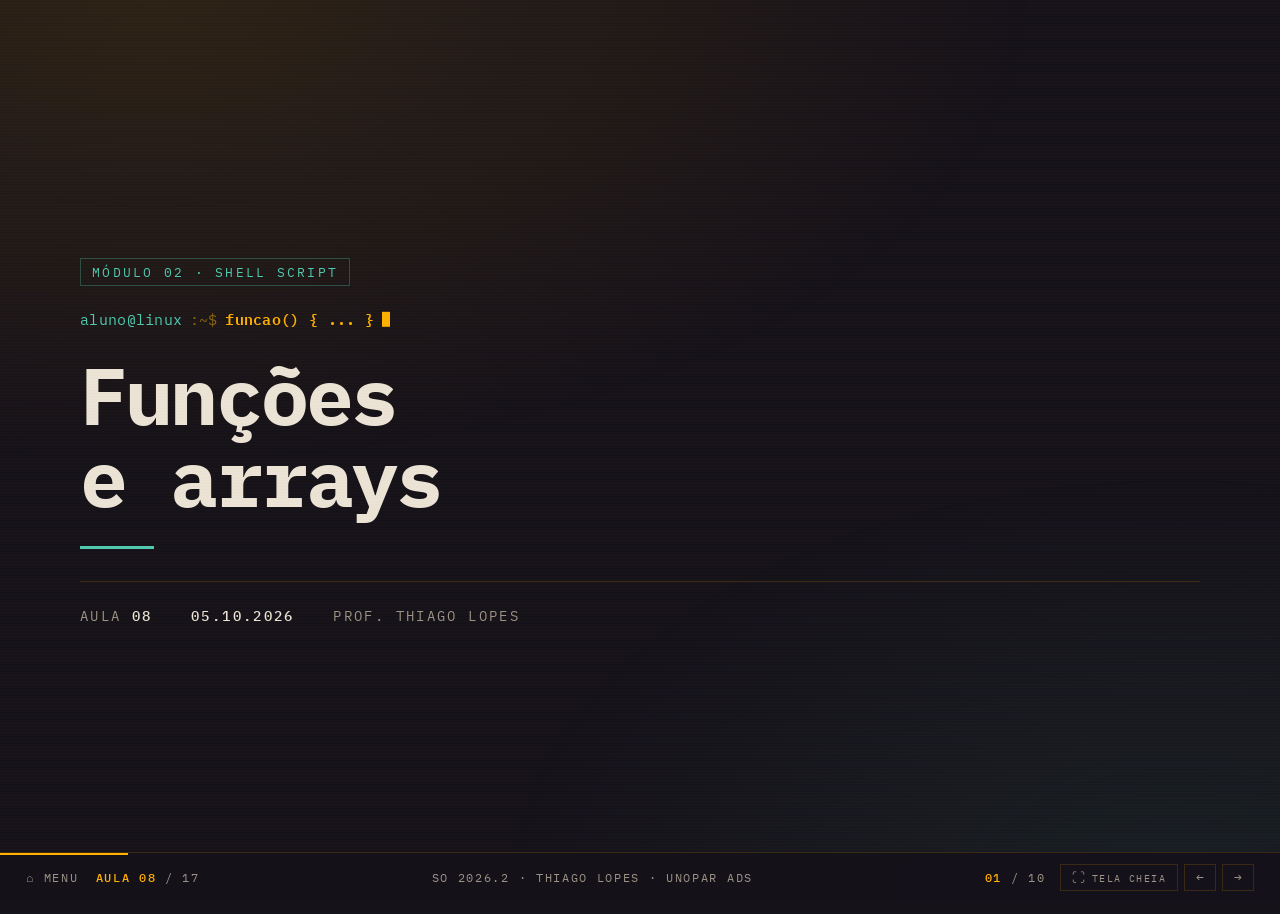
<file: aula08.html>
<!DOCTYPE html>
<html lang="pt-BR">
<head>
<meta charset="UTF-8">
<meta name="viewport" content="width=device-width, initial-scale=1.0">
<title>Aula 08 — Funções e arrays | Sistemas Operacionais</title>
<link rel="preconnect" href="https://fonts.googleapis.com">
<link rel="preconnect" href="https://fonts.gstatic.com" crossorigin>
<link href="https://fonts.googleapis.com/css2?family=IBM+Plex+Mono:wght@400;500;600;700&family=IBM+Plex+Sans:wght@300;400;500;600&display=swap" rel="stylesheet">
<link rel="stylesheet" href="assets/deck.css">
</head>
<body data-aula="08" data-total="17">
<main class="deck">

<section class="slide on"><div class="wrap">
  <div class="modtag" style="color:var(--teal);border-color:rgba(79,201,176,.3)">Módulo 02 · Shell Script</div>
  <div class="prompt"><span class="usr">aluno@linux</span><span class="sym">:~$</span> <span class="cmd">funcao() { ... }</span><span class="caret"></span></div>
  <h1>Funções<br>e arrays</h1>
  <div class="rule-amber" style="background:var(--teal)"></div>
  <div class="cover-meta"><div>Aula <b>08</b></div><div><b>05.10.2026</b></div><div>Prof. Thiago Lopes</div></div>
</div></section>

<section class="slide"><div class="wrap">
  <div class="prompt"><span class="usr">aluno@linux</span><span class="sym">:~$</span> <span class="cmd">echo $O_PROBLEMA</span></div>
  <p class="big-q">Seu script passou<br>de cem linhas.<br>Tem o mesmo trecho<br>repetido <em>quatro vezes.</em></p>
  <p class="lede" style="margin-top:1.6em">Quando precisar mudar aquele trecho, você vai mudar em quatro lugares — e esquecer um. <span class="hl">É assim que bug nasce.</span></p>
</div></section>

<section class="slide"><div class="wrap">
  <div class="prompt"><span class="usr">aluno@linux</span><span class="sym">:~$</span> <span class="cmd">nome_da_funcao() { }</span></div>
  <h2>Funções</h2>
  <div class="term"><span class="c">#!/bin/bash</span>

<span class="g"># definindo</span>
<span class="o">saudacao() {</span>
<span class="o">    echo "Olá, $1! Hoje é $(date '+%d/%m')."</span>
<span class="o">}</span>

<span class="g"># chamando — como se fosse um comando</span>
<span class="o">saudacao "Thiago"</span>
<span class="o">saudacao "Maria"</span></div>
  <div class="grid g2" style="margin-top:clamp(12px,2vh,20px)">
    <div class="card teal"><h3>Argumentos</h3><p>Dentro da função, <code>$1</code>, <code>$2</code>, <code>$#</code> se referem aos argumentos <strong>dela</strong>, não aos do script.</p></div>
    <div class="card"><h3>Ordem importa</h3><p>A função precisa ser definida <strong>antes</strong> de ser chamada. Por isso elas ficam no topo do arquivo.</p></div>
  </div>
</div></section>

<section class="slide"><div class="wrap">
  <div class="prompt"><span class="usr">aluno@linux</span><span class="sym">:~$</span> <span class="cmd">local variavel="valor"</span></div>
  <h2>A palavra local</h2>
  <div class="term"><span class="g"># SEM local — a variável vaza para fora</span>
<span class="o">nome="Thiago"</span>
<span class="o">trocar() {</span>
<span class="o">    nome="Outro"</span>
<span class="o">}</span>
<span class="o">trocar</span>
<span class="o">echo $nome</span>
<span class="err">Outro</span>          <span class="g">← a função sobrescreveu sua variável</span>

<span class="g"># COM local — fica contida</span>
<span class="o">nome="Thiago"</span>
<span class="o">trocar() {</span>
<span class="o">    local nome="Outro"</span>
<span class="o">}</span>
<span class="o">trocar</span>
<span class="o">echo $nome</span>
<span class="ok">Thiago</span>         <span class="g">← intacta</span></div>
  <p class="lede sm" style="margin-top:1.1em">Em shell, <span class="hl-r">toda variável é global por padrão</span> — o contrário da maioria das linguagens. Sem <code>local</code>, uma função pode destruir dados de outra parte do script sem avisar. <span class="hl">Use sempre.</span></p>
</div></section>

<section class="slide"><div class="wrap">
  <div class="prompt"><span class="usr">aluno@linux</span><span class="sym">:~$</span> <span class="cmd">return 0 / echo resultado</span></div>
  <h2>Devolvendo valores</h2>
  <div class="term"><span class="g"># return devolve CÓDIGO DE SAÍDA, não valor</span>
<span class="o">arquivo_existe() {</span>
<span class="o">    if [ -f "$1" ]; then</span>
<span class="o">        return 0</span>          <span class="g"># sucesso</span>
<span class="o">    else</span>
<span class="o">        return 1</span>          <span class="g"># falha</span>
<span class="o">    fi</span>
<span class="o">}</span>

<span class="o">if arquivo_existe "dados.txt"; then</span>
<span class="o">    echo "Encontrado"</span>
<span class="o">fi</span>

<span class="g"># para devolver um VALOR, use echo e capture com $( )</span>
<span class="o">soma() {</span>
<span class="o">    echo $(( $1 + $2 ))</span>
<span class="o">}</span>

<span class="o">resultado=$(soma 10 5)</span>
<span class="o">echo "Total: $resultado"</span>
<span class="ok">Total: 15</span></div>
  <p class="lede sm dim" style="margin-top:1.1em">Diferença que confunde quem vem de outras linguagens: <code>return</code> em shell só aceita 0 a 255 e serve para dizer "deu certo ou não". Valor de verdade sai pelo <code>echo</code>.</p>
</div></section>

<section class="slide"><div class="wrap">
  <div class="prompt"><span class="usr">aluno@linux</span><span class="sym">:~$</span> <span class="cmd">mundo[0]="Shell Script"</span></div>
  <h2>Arrays</h2>
  <div class="term"><span class="g"># declaração por índice</span>
<span class="o">mundo[0]="Shell Script"</span>
<span class="o">mundo[1]="Bash"</span>
<span class="o">mundo[2]="GNU"</span>
<span class="o">mundo[3]="Linux"</span>
<span class="o">mundo[4]="Debian"</span>

<span class="g"># forma compacta</span>
<span class="o">frutas=("maçã" "banana" "uva")</span>

<span class="g"># acesso</span>
<span class="o">echo ${mundo[3]}</span>        <span class="g"># Linux</span>
<span class="o">echo ${mundo[@]}</span>        <span class="g"># todos os elementos</span>
<span class="o">echo ${#mundo[@]}</span>       <span class="g"># quantos são: 5</span>
<span class="o">echo ${!mundo[@]}</span>       <span class="g"># os índices: 0 1 2 3 4</span>

<span class="g"># adicionando ao final</span>
<span class="o">mundo+=("Ubuntu")</span></div>
  <p class="lede sm dim" style="margin-top:1.1em">Índices começam em <strong>zero</strong>, como na maioria das linguagens. E as chaves <code>${ }</code> são obrigatórias — <code>$mundo[3]</code> sem elas não funciona.</p>
</div></section>

<section class="slide"><div class="wrap">
  <div class="prompt"><span class="usr">aluno@linux</span><span class="sym">:~$</span> <span class="cmd">for x in "${lista[@]}"</span></div>
  <h2>Percorrendo arrays</h2>
  <div class="term"><span class="o">servicos=("nginx" "mysql" "node")</span>

<span class="g"># pelos valores</span>
<span class="o">for s in "${servicos[@]}"; do</span>
<span class="o">    echo "Verificando $s..."</span>
<span class="o">done</span>

<span class="g"># pelos índices, quando a posição importa</span>
<span class="o">for i in "${!servicos[@]}"; do</span>
<span class="o">    echo "$i: ${servicos[$i]}"</span>
<span class="o">done</span>

<span class="g"># montando o array a partir de um comando</span>
<span class="o">arquivos=( $(ls *.sh) )</span>
<span class="o">echo "Há ${#arquivos[@]} scripts aqui"</span></div>
  <div class="lab warn" style="margin-top:clamp(12px,2vh,20px)"><div class="lab-h">As aspas em <code>"${lista[@]}"</code></div>
    <p>Sem elas, um item com espaço no nome vira dois itens. <code>"Nota Fiscal.pdf"</code> vira <code>Nota</code> e <code>Fiscal.pdf</code> — e o script processa arquivos que não existem.</p></div>
</div></section>

<section class="slide"><div class="wrap">
  <div class="prompt"><span class="usr">aluno@linux</span><span class="sym">:~$</span> <span class="cmd">cat menu.sh</span></div>
  <h2>Juntando tudo · um menu</h2>
  <div class="term compact"><span class="c">#!/bin/bash</span>

<span class="o">log()  { echo "[$(date '+%H:%M:%S')] $1"; }</span>

<span class="o">listar() {</span>
<span class="o">    local total=$(ls -1 | wc -l)</span>
<span class="o">    log "Há $total itens em $(pwd)"</span>
<span class="o">    ls -lh</span>
<span class="o">}</span>

<span class="o">espaco() {</span>
<span class="o">    log "Uso de disco:"</span>
<span class="o">    df -h / | tail -1</span>
<span class="o">}</span>

<span class="o">while true; do</span>
<span class="o">    echo ""</span>
<span class="o">    echo "1) Listar arquivos  2) Espaço em disco  3) Sair"</span>
<span class="o">    read -p "Opção: " op</span>
<span class="o">    case "$op" in</span>
<span class="o">        1) listar ;;</span>
<span class="o">        2) espaco ;;</span>
<span class="o">        3) log "Saindo."; exit 0 ;;</span>
<span class="o">        *) echo "Opção inválida" ;;</span>
<span class="o">    esac</span>
<span class="o">done</span></div>
  <p class="lede sm" style="margin-top:1.1em">Funções, <code>case</code>, <code>while</code>, <code>local</code>, <code>read</code> — <span class="hl">cinco aulas em vinte linhas.</span></p>
</div></section>

<section class="slide"><div class="wrap">
  <div class="prompt"><span class="usr">aluno@linux</span><span class="sym">:~$</span> <span class="cmd">./pratica.sh</span></div>
  <h2>Mão na massa</h2>
  <div class="lab"><div class="lab-h">Roteiro do laboratório</div>
    <ul class="rules tight" style="margin-top:0">
      <li><span class="n">01</span><span>Escreva uma função <code>log()</code> que carimbe data e hora, e use nos seus scripts antigos.</span></li>
      <li><span class="n">02</span><span>Demonstre o efeito do <code>local</code>: crie o mesmo exemplo com e sem, e compare.</span></li>
      <li><span class="n">03</span><span>Função que recebe dois números e devolve a soma — capturada com <code>$( )</code>.</span></li>
      <li><span class="n">04</span><span>Crie um array com cinco nomes e percorra pelos valores e pelos índices.</span></li>
      <li><span class="n">05</span><span>Monte um array a partir de <code>ls</code> e mostre quantos itens tem.</span></li>
      <li><span class="n">06</span><span>Implemente o <code>menu.sh</code> e acrescente uma quarta opção à sua escolha.</span></li>
    </ul></div>
</div></section>

<section class="slide"><div class="wrap">
  <div class="prompt"><span class="usr">aluno@linux</span><span class="sym">:~$</span> <span class="cmd">exit</span><span class="caret"></span></div>
  <h2>Para a próxima</h2>
  <p class="lede">Você tem todas as peças: variáveis, condições, laços, funções e arrays.</p>
  <p class="lede">Na <span class="hl-t">Aula 09</span> a gente monta com elas os scripts que <strong>administradores de verdade usam</strong>: monitoramento, backup e relatório de sistema.</p>
  <div class="cover-meta"><div>Prof. <b>Thiago Lopes</b></div><div><b>thiagolopesdev.com.br</b></div><div>Próxima · <b>19.10</b> — após o feriado</div></div>
</div></section>

</main>
<script src="assets/deck.js"></script>
</body>
</html>
</file>
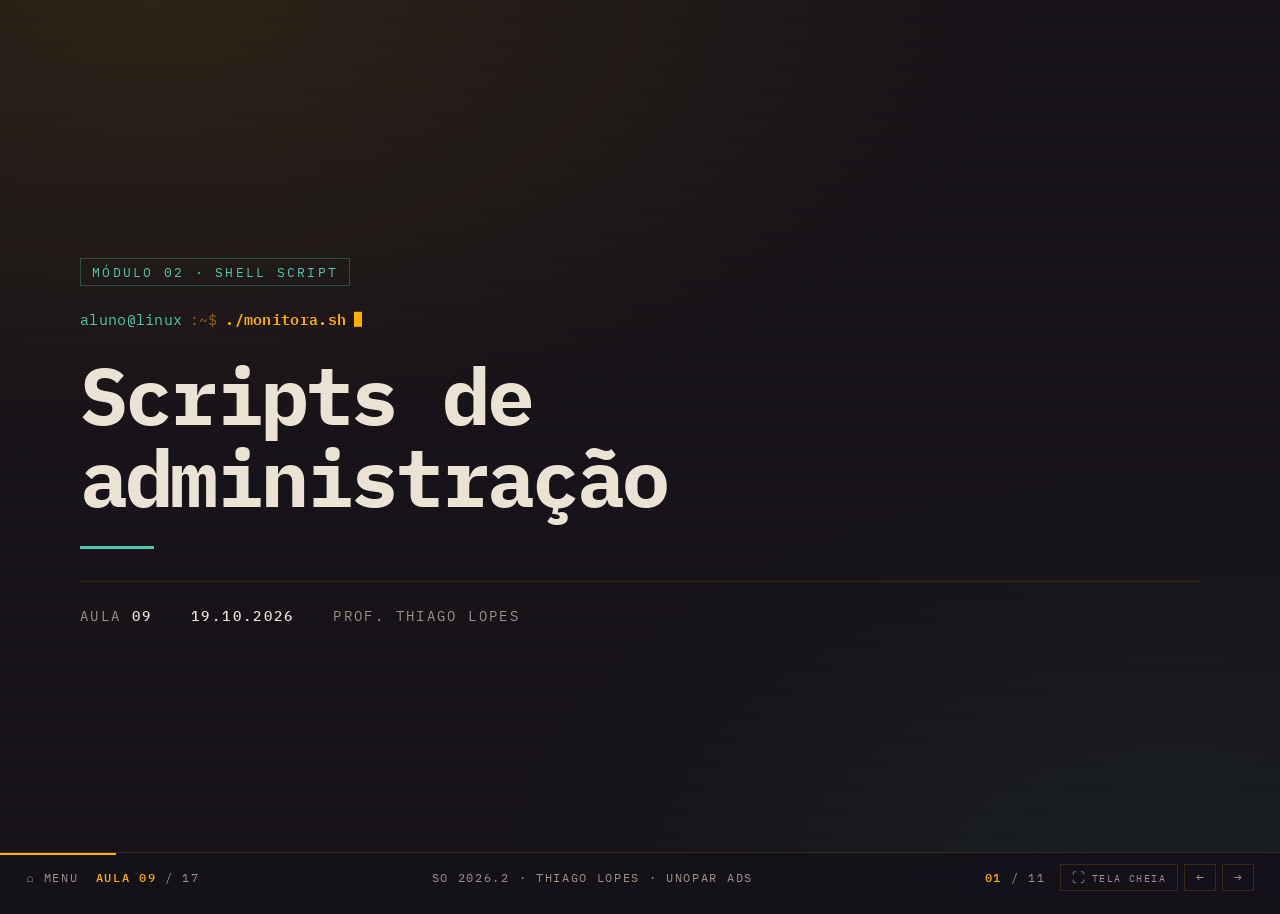
<file: aula09.html>
<!DOCTYPE html>
<html lang="pt-BR">
<head>
<meta charset="UTF-8">
<meta name="viewport" content="width=device-width, initial-scale=1.0">
<title>Aula 09 — Scripts de administração | Sistemas Operacionais</title>
<link rel="preconnect" href="https://fonts.googleapis.com">
<link rel="preconnect" href="https://fonts.gstatic.com" crossorigin>
<link href="https://fonts.googleapis.com/css2?family=IBM+Plex+Mono:wght@400;500;600;700&family=IBM+Plex+Sans:wght@300;400;500;600&display=swap" rel="stylesheet">
<link rel="stylesheet" href="assets/deck.css">
</head>
<body data-aula="09" data-total="17">
<main class="deck">

<section class="slide on"><div class="wrap">
  <div class="modtag" style="color:var(--teal);border-color:rgba(79,201,176,.3)">Módulo 02 · Shell Script</div>
  <div class="prompt"><span class="usr">aluno@linux</span><span class="sym">:~$</span> <span class="cmd">./monitora.sh</span><span class="caret"></span></div>
  <h1>Scripts de<br>administração</h1>
  <div class="rule-amber" style="background:var(--teal)"></div>
  <div class="cover-meta"><div>Aula <b>09</b></div><div><b>19.10.2026</b></div><div>Prof. Thiago Lopes</div></div>
</div></section>

<section class="slide"><div class="wrap">
  <div class="prompt"><span class="usr">aluno@linux</span><span class="sym">:~$</span> <span class="cmd">echo $HOJE</span></div>
  <p class="big-q">Hoje os scripts<br>param de ser exercício<br>e viram <em>ferramenta.</em></p>
  <p class="lede" style="margin-top:1.6em">Três scripts que qualquer administrador de sistema tem na máquina: <span class="hl">relatório, monitoramento e backup</span>. Vocês vão sair com os três funcionando.</p>
</div></section>

<section class="slide"><div class="wrap">
  <div class="prompt"><span class="usr">aluno@linux</span><span class="sym">:~$</span> <span class="cmd">cat comandos-de-informacao.md</span></div>
  <h2>De onde vêm os dados</h2>
  <table class="ps keep"><thead><tr><th>Comando</th><th>Devolve</th></tr></thead><tbody>
    <tr><td>whoami / hostname</td><td>Quem sou e em qual máquina.</td></tr>
    <tr><td>uptime</td><td>Há quanto tempo está ligada e a carga atual.</td></tr>
    <tr><td>df -h /</td><td>Espaço em disco.</td></tr>
    <tr><td>free -h</td><td>Memória usada e disponível.</td></tr>
    <tr><td>nproc</td><td>Quantos núcleos de processador.</td></tr>
    <tr><td>ps aux</td><td>Tudo que está rodando.</td></tr>
    <tr><td>ss -tln</td><td>Quais portas estão escutando.</td></tr>
    <tr><td>who</td><td>Quem está conectado.</td></tr>
  </tbody></table>
  <p class="lede sm dim" style="margin-top:1.2em">Todos devolvem <span class="hl">texto</span> — e é por isso que shell script funciona tão bem em administração: tudo que o sistema informa pode ser capturado com <code>$( )</code>, filtrado com <code>grep</code> e cortado com <code>cut</code>.</p>
</div></section>

<section class="slide"><div class="wrap">
  <div class="prompt"><span class="usr">aluno@linux</span><span class="sym">:~$</span> <span class="cmd">df -h / | tail -1 | awk '{print $5}'</span></div>
  <h2>Extraindo só o que interessa</h2>
  <div class="term"><span class="g"># a saída bruta tem cabeçalho e várias colunas</span>
<span class="p">$</span> <span class="c">df -h /</span>
<span class="o">Sist.Arq. Tam. Usado Disp. Uso% Montado</span>
<span class="o">/dev/sda1 117G  1,9G  109G   2% /</span>

<span class="g"># tail -1 tira o cabeçalho</span>
<span class="p">$</span> <span class="c">df -h / | tail -1</span>

<span class="g"># awk pega a coluna 5</span>
<span class="p">$</span> <span class="c">df -h / | tail -1 | awk '{print $5}'</span>
<span class="ok">2%</span>

<span class="g"># tr tira tudo que não for número</span>
<span class="p">$</span> <span class="c">df -h / | tail -1 | awk '{print $5}' | tr -dc '0-9'</span>
<span class="ok">2</span>

<span class="g"># agora dá para comparar num if</span>
<span class="o">uso=$(df -h / | tail -1 | awk '{print $5}' | tr -dc '0-9')</span>
<span class="o">if [ "$uso" -gt 80 ]; then echo "ALERTA"; fi</span></div>
  <p class="lede sm dim" style="margin-top:1.1em">Essa cadeia — <span class="hl">gerar, cortar, limpar, comparar</span> — é o padrão de praticamente todo script de monitoramento.</p>
</div></section>

<section class="slide"><div class="wrap">
  <div class="prompt"><span class="usr">aluno@linux</span><span class="sym">:~$</span> <span class="cmd">./relatorio.sh</span></div>
  <h2>Script 1 · Relatório do sistema</h2>
  <div class="term compact"><span class="c">#!/bin/bash</span>
<span class="g"># relatorio.sh — o info.sh da aula 4, crescido</span>

<span class="o">linha() { printf "%-22s %s\n" "$1" "$2"; }</span>

<span class="o">echo "=========================================="</span>
<span class="o">echo " RELATÓRIO DO SISTEMA"</span>
<span class="o">echo " $(date '+%d/%m/%Y às %H:%M')"</span>
<span class="o">echo "=========================================="</span>

<span class="o">linha "Usuário:"   "$(whoami)"</span>
<span class="o">linha "Máquina:"   "$(hostname)"</span>
<span class="o">linha "Diretório:" "$(pwd)"</span>
<span class="o">linha "Ligada há:"  "$(uptime -p)"</span>
<span class="o">linha "Núcleos:"   "$(nproc)"</span>
<span class="o">linha "Memória:"   "$(free -h | awk 'NR==2{print $3\" de \"$2}')"</span>
<span class="o">linha "Disco:"     "$(df -h / | tail -1 | awk '{print $3\" de \"$2\" (\"$5\")\"}')"</span>
<span class="o">linha "Conectados:" "$(who | wc -l)"</span>
<span class="o">echo "=========================================="</span></div>
</div></section>

<section class="slide"><div class="wrap">
  <div class="prompt"><span class="usr">aluno@linux</span><span class="sym">:~$</span> <span class="cmd">./monitora.sh</span></div>
  <h2>Script 2 · Monitoramento com alerta</h2>
  <div class="term compact"><span class="c">#!/bin/bash</span>
<span class="o">set -u</span>

<span class="o">LOG="$HOME/monitor.log"</span>
<span class="o">LIMITE_DISCO=80</span>
<span class="o">LIMITE_MEM=90</span>

<span class="o">log() { echo "[$(date '+%F %T')] $1" &gt;&gt; "$LOG"; }</span>

<span class="o">disco=$(df -h / | tail -1 | awk '{print $5}' | tr -dc '0-9')</span>
<span class="o">mem=$(free | awk 'NR==2{printf "%.0f", $3/$2*100}')</span>
<span class="o">carga=$(cut -d' ' -f1 /proc/loadavg)</span>

<span class="o">log "disco=${disco}% memoria=${mem}% carga=$carga"</span>

<span class="o">if [ "$disco" -gt "$LIMITE_DISCO" ]; then</span>
<span class="o">    log "ALERTA: disco acima de ${LIMITE_DISCO}%"</span>
<span class="o">    du -sh "$HOME"/* 2&gt;/dev/null | sort -rh | head -5 &gt;&gt; "$LOG"</span>
<span class="o">fi</span>

<span class="o">if [ "$mem" -gt "$LIMITE_MEM" ]; then</span>
<span class="o">    log "ALERTA: memória acima de ${LIMITE_MEM}%"</span>
<span class="o">fi</span></div>
  <p class="lede sm" style="margin-top:1.1em">Repare: quando o disco passa do limite, ele <span class="hl">já registra os cinco maiores culpados</span>. Script bom não só avisa — adianta a investigação.</p>
</div></section>

<section class="slide"><div class="wrap">
  <div class="prompt"><span class="usr">aluno@linux</span><span class="sym">:~$</span> <span class="cmd">./backup.sh</span></div>
  <h2>Script 3 · Backup</h2>
  <div class="term compact"><span class="c">#!/bin/bash</span>
<span class="o">set -u</span>

<span class="o">ORIGEM="$HOME/scripts"</span>
<span class="o">DESTINO="$HOME/backups"</span>
<span class="o">DATA=$(date +%Y%m%d_%H%M%S)</span>
<span class="o">LOG="$HOME/backup.log"</span>

<span class="o">log() { echo "[$(date '+%F %T')] $1" | tee -a "$LOG"; }</span>

<span class="o">if [ ! -d "$ORIGEM" ]; then</span>
<span class="o">    log "ERRO: origem $ORIGEM não existe"</span>
<span class="o">    exit 1</span>
<span class="o">fi</span>

<span class="o">mkdir -p "$DESTINO"</span>

<span class="o">log "Iniciando backup de $ORIGEM"</span>
<span class="o">if tar -czf "$DESTINO/backup_$DATA.tar.gz" -C "$HOME" scripts; then</span>
<span class="o">    tamanho=$(du -h "$DESTINO/backup_$DATA.tar.gz" | cut -f1)</span>
<span class="o">    log "Concluído: backup_$DATA.tar.gz ($tamanho)"</span>
<span class="o">else</span>
<span class="o">    log "ERRO: falha ao compactar"</span>
<span class="o">    exit 2</span>
<span class="o">fi</span>

<span class="g"># mantém só os 5 mais recentes</span>
<span class="o">ls -t "$DESTINO"/backup_*.tar.gz | tail -n +6 | xargs -r rm --</span>
<span class="o">log "Limpeza concluída"</span></div>
</div></section>

<section class="slide"><div class="wrap">
  <div class="prompt"><span class="usr">aluno@linux</span><span class="sym">:~$</span> <span class="cmd">tar -czf / tar -xzf</span></div>
  <h2>Compactando e restaurando</h2>
  <div class="term"><span class="g"># criar arquivo compactado</span>
<span class="c">tar -czf backup.tar.gz pasta/</span>
<span class="g">#     │││</span>
<span class="g">#     ││└─ f: nome do arquivo</span>
<span class="g">#     │└── z: compacta com gzip</span>
<span class="g">#     └─── c: criar</span>

<span class="g"># ver o conteúdo SEM extrair</span>
<span class="c">tar -tzf backup.tar.gz</span>

<span class="g"># extrair</span>
<span class="c">tar -xzf backup.tar.gz</span>
<span class="g">#     └─── x: extrair</span>

<span class="g"># extrair para outro lugar</span>
<span class="c">tar -xzf backup.tar.gz -C /tmp/teste</span></div>
  <div class="lab warn" style="margin-top:clamp(12px,2vh,20px)"><div class="lab-h">Backup que ninguém testou não é backup</div>
    <p>A regra da profissão: <strong>sempre extraia e confira</strong> antes de confiar. Backup corrompido descoberto no dia do desastre é pior que não ter backup — porque você contava com ele.</p></div>
</div></section>

<section class="slide"><div class="wrap">
  <div class="prompt"><span class="usr">aluno@linux</span><span class="sym">:~$</span> <span class="cmd">tee -a arquivo.log</span></div>
  <h2>Registrando o que aconteceu</h2>
  <div class="term"><span class="g"># só no arquivo</span>
<span class="o">echo "mensagem" &gt;&gt; log.txt</span>

<span class="g"># na tela E no arquivo ao mesmo tempo</span>
<span class="o">echo "mensagem" | tee -a log.txt</span>

<span class="g"># a função de log que vale a pena copiar</span>
<span class="o">log() {</span>
<span class="o">    local nivel="$1"</span>
<span class="o">    local msg="$2"</span>
<span class="o">    echo "[$(date '+%F %T')] [$nivel] $msg" | tee -a "$LOG"</span>
<span class="o">}</span>

<span class="o">log INFO  "Processo iniciado"</span>
<span class="o">log ERRO  "Arquivo não encontrado"</span>
<span class="o">log AVISO "Disco em 85%"</span></div>
  <div class="term" style="margin-top:clamp(10px,1.6vh,16px)"><span class="ok">[2026-10-19 20:14:02] [INFO] Processo iniciado</span>
<span class="err">[2026-10-19 20:14:03] [ERRO] Arquivo não encontrado</span></div>
  <p class="lede sm dim" style="margin-top:1.1em">Data, nível e mensagem. É o formato que você vai reencontrar em novembro, quando o log do sistema entrar na conversa.</p>
</div></section>

<section class="slide"><div class="wrap">
  <div class="prompt"><span class="usr">aluno@linux</span><span class="sym">:~$</span> <span class="cmd">./pratica.sh</span></div>
  <h2>Mão na massa</h2>
  <div class="lab"><div class="lab-h">Roteiro do laboratório</div>
    <ul class="rules tight" style="margin-top:0">
      <li><span class="n">01</span><span>Implemente o <code>relatorio.sh</code> e acrescente duas informações à sua escolha.</span></li>
      <li><span class="n">02</span><span>Monte a cadeia que extrai só o número do uso de disco e teste no <code>if</code>.</span></li>
      <li><span class="n">03</span><span>Implemente o <code>monitora.sh</code>, baixe o limite para 1% e confirme o alerta no log.</span></li>
      <li><span class="n">04</span><span>Implemente o <code>backup.sh</code> e execute.</span></li>
      <li><span class="n">05</span><span><strong>Teste o backup:</strong> extraia em <code>/tmp</code> e confirme que os arquivos estão íntegros.</span></li>
      <li><span class="n">06</span><span>Rode o backup seis vezes e verifique se a limpeza manteve só os cinco mais recentes.</span></li>
    </ul></div>
</div></section>

<section class="slide"><div class="wrap">
  <div class="prompt"><span class="usr">aluno@linux</span><span class="sym">:~$</span> <span class="cmd">exit</span><span class="caret"></span></div>
  <h2>Fim do Módulo de Shell Script</h2>
  <p class="lede">Seis aulas, do primeiro <code>echo</code> até scripts de administração completos.</p>
  <p class="lede">Na <span class="hl-v">Aula 10</span> vem a peça que falta para colocar isso tudo em produção: <strong>permissões</strong>. Quem pode executar o quê, e por quê o seu script vai falhar quando outro usuário rodar.</p>
  <div class="cover-meta"><div>Prof. <b>Thiago Lopes</b></div><div><b>thiagolopesdev.com.br</b></div><div>Próxima · <b>26.10</b></div></div>
</div></section>

</main>
<script src="assets/deck.js"></script>
</body>
</html>
</file>
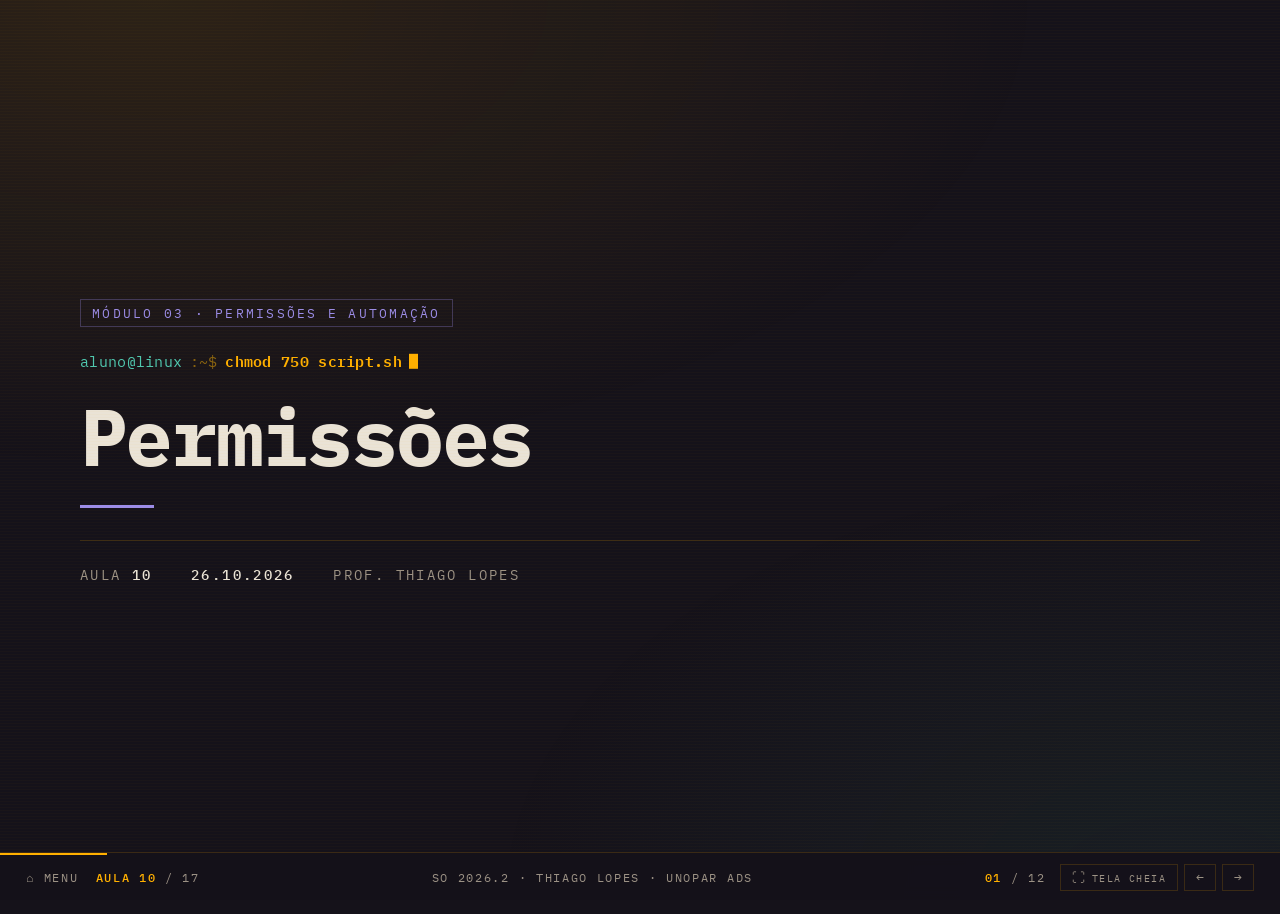
<file: aula10.html>
<!DOCTYPE html>
<html lang="pt-BR">
<head>
<meta charset="UTF-8">
<meta name="viewport" content="width=device-width, initial-scale=1.0">
<title>Aula 10 — Permissões | Sistemas Operacionais</title>
<link rel="preconnect" href="https://fonts.googleapis.com">
<link rel="preconnect" href="https://fonts.gstatic.com" crossorigin>
<link href="https://fonts.googleapis.com/css2?family=IBM+Plex+Mono:wght@400;500;600;700&family=IBM+Plex+Sans:wght@300;400;500;600&display=swap" rel="stylesheet">
<link rel="stylesheet" href="assets/deck.css">
</head>
<body data-aula="10" data-total="17">
<main class="deck">

<section class="slide on"><div class="wrap">
  <div class="modtag" style="color:var(--violet);border-color:rgba(155,140,232,.3)">Módulo 03 · Permissões e Automação</div>
  <div class="prompt"><span class="usr">aluno@linux</span><span class="sym">:~$</span> <span class="cmd">chmod 750 script.sh</span><span class="caret"></span></div>
  <h1>Permissões</h1>
  <div class="rule-amber" style="background:var(--violet)"></div>
  <div class="cover-meta"><div>Aula <b>10</b></div><div><b>26.10.2026</b></div><div>Prof. Thiago Lopes</div></div>
</div></section>

<section class="slide"><div class="wrap">
  <div class="prompt"><span class="usr">aluno@linux</span><span class="sym">:~$</span> <span class="cmd">./meuscript.sh</span></div>
  <p class="big-q">Você digitou<br><em>chmod +x</em><br>em toda aula<br>sem saber por quê.<br>Hoje a gente entende.</p>
  <p class="lede dim" style="margin-top:1.6em">E, mais importante: por que o seu script vai falhar quando outra pessoa rodar — que é exatamente o que vai acontecer em novembro.</p>
</div></section>

<section class="slide"><div class="wrap">
  <div class="prompt"><span class="usr">aluno@linux</span><span class="sym">:~$</span> <span class="cmd">id; cat /etc/passwd | head -3</span></div>
  <h2>Usuários e grupos</h2>
  <p class="lede">O sistema não conhece pessoas — conhece <span class="hl-v">números</span>. UID identifica o usuário, GID identifica o grupo. Nome é conveniência nossa.</p>
  <div class="term"><span class="p">$</span> <span class="c">id</span>
<span class="o">uid=1000(thiago) gid=1000(thiago) grupos=1000(thiago),27(sudo)</span>

<span class="p">$</span> <span class="c">grep $(whoami) /etc/passwd</span>
<span class="o">thiago:x:1000:1000::/home/thiago:/bin/bash</span>
<span class="g">  nome  ↑  uid  gid      home        shell</span>

<span class="g"># todos os grupos da máquina</span>
<span class="p">$</span> <span class="c">cut -d: -f1 /etc/group | sort</span></div>
  <p class="lede sm dim" style="margin-top:1.1em">O <code>x</code> na segunda posição significa que a senha não está aqui — está em <code>/etc/shadow</code>, que só o root lê. Tente <code>cat /etc/shadow</code> e veja o que acontece.</p>
</div></section>

<section class="slide"><div class="wrap">
  <div class="prompt"><span class="usr">aluno@linux</span><span class="sym">:~$</span> <span class="cmd">ls -l script.sh</span></div>
  <h2>Lendo os dez caracteres</h2>
  <div class="term" style="font-size:clamp(12px,1.7vw,20px)"><span class="o">-rwxr-xr--  1 </span><span class="ok">thiago</span><span class="o"> </span><span class="p">devs</span><span class="o">  2048 out 26 backup.sh</span>
<span class="g">│└┬┘└┬┘└┬┘      │       │</span>
<span class="g">│ │  │  └─ outros      └─ grupo dono</span>
<span class="g">│ │  └──── grupo   └──── usuário dono</span>
<span class="g">│ └─────── dono</span>
<span class="g">└───────── tipo</span></div>
  <div class="grid g2" style="margin-top:clamp(14px,2.4vh,24px)">
    <div class="card violet"><h3>Primeiro caractere</h3><p><code>-</code> arquivo comum · <code>d</code> diretório · <code>l</code> link simbólico</p></div>
    <div class="card"><h3>Três blocos de três</h3><p>Sempre nesta ordem: <strong>dono</strong>, <strong>grupo</strong>, <strong>outros</strong>. Cada bloco responde: ler, escrever, executar.</p></div>
  </div>
  <p class="lede sm" style="margin-top:1.2em">O sistema aplica <span class="hl">o primeiro bloco que combina</span>. Se você é o dono, valem as permissões de dono — mesmo que "outros" tenha mais direitos.</p>
</div></section>

<section class="slide"><div class="wrap">
  <div class="prompt"><span class="usr">aluno@linux</span><span class="sym">:~$</span> <span class="cmd">chmod 750 arquivo</span></div>
  <h2>A notação octal</h2>
  <div class="grid g3">
    <div class="card violet"><h3>r = 4</h3><p>Ler o arquivo, ou <strong>listar</strong> o diretório.</p></div>
    <div class="card teal"><h3>w = 2</h3><p>Alterar o arquivo, ou <strong>criar e apagar</strong> dentro do diretório.</p></div>
    <div class="card blue"><h3>x = 1</h3><p><strong>Executar</strong> o script, ou <strong>entrar</strong> no diretório.</p></div>
  </div>
  <table class="ps keep" style="margin-top:clamp(14px,2.4vh,24px)"><thead><tr><th>Octal</th><th>Simbólico</th><th>Para quê</th></tr></thead><tbody>
    <tr><td>755</td><td>rwxr-xr-x</td><td>Script que todos podem executar.</td></tr>
    <tr><td>750</td><td>rwxr-x---</td><td>Script da equipe. Fora do grupo, ninguém toca.</td></tr>
    <tr><td>644</td><td>rw-r--r--</td><td>Arquivo de texto comum. <span class="hl-r">Script assim não roda.</span></td></tr>
    <tr><td>600</td><td>rw-------</td><td>Segredos: senhas, chaves, credenciais.</td></tr>
    <tr><td>777</td><td>rwxrwxrwx</td><td><span class="hl-r">Nunca.</span> Isso é render-se, não configurar.</td></tr>
  </tbody></table>
</div></section>

<section class="slide"><div class="wrap">
  <div class="prompt"><span class="usr">aluno@linux</span><span class="sym">:~$</span> <span class="cmd">chmod u+x / chmod 755</span></div>
  <h2>chmod — as duas notações</h2>
  <div class="term"><span class="g"># octal: define TUDO de uma vez</span>
<span class="c">chmod 755 backup.sh</span>
<span class="c">chmod 600 .credenciais</span>

<span class="g"># simbólica: altera SÓ o que você indicar</span>
<span class="c">chmod u+x backup.sh</span>      <span class="g"># dá execução ao dono</span>
<span class="c">chmod g-w relatorio.txt</span>  <span class="g"># tira escrita do grupo</span>
<span class="c">chmod o= segredo.txt</span>     <span class="g"># zera para outros</span>
<span class="c">chmod a+r publico.txt</span>    <span class="g"># leitura para todos</span>

<span class="g"># recursivo — aplica em tudo abaixo</span>
<span class="c">chmod -R 750 ~/scripts</span>

<span class="g"># todos os .sh de uma vez</span>
<span class="c">chmod +x *.sh</span></div>
  <p class="lede sm dim" style="margin-top:1.1em">Destino: <code>u</code> dono, <code>g</code> grupo, <code>o</code> outros, <code>a</code> todos. Operador: <code>+</code> adiciona, <code>-</code> remove, <code>=</code> define exatamente.</p>
</div></section>

<section class="slide"><div class="wrap">
  <div class="prompt"><span class="usr">aluno@linux</span><span class="sym">:~$</span> <span class="cmd">sudo chown usuario:grupo arquivo</span></div>
  <h2>chown — mudando o dono</h2>
  <div class="term"><span class="g"># ver os grupos disponíveis</span>
<span class="c">cat /etc/group</span>
<span class="c">cut -d: -f1 /etc/group | sort</span>

<span class="g"># mudar dono e grupo</span>
<span class="c">sudo chown servidor:servidor estudo</span>

<span class="g"># só o dono</span>
<span class="c">sudo chown appuser arquivo.txt</span>

<span class="g"># só o grupo</span>
<span class="c">sudo chgrp devs arquivo.txt</span>

<span class="g"># recursivo — o padrão de deploy</span>
<span class="c">sudo chown -R appuser:appuser /opt/projeto</span></div>
  <p class="lede sm" style="margin-top:1.1em">Mudar o dono exige <code>sudo</code>, e há um motivo lógico: se você pudesse dar um arquivo seu para outro usuário, poderia <span class="hl">plantar arquivo no nome dele</span>. Só o administrador transfere propriedade.</p>
  <p class="lede sm dim">Aquela última linha volta na Aula 14. Guarde.</p>
</div></section>

<section class="slide"><div class="wrap">
  <div class="prompt"><span class="usr">aluno@linux</span><span class="sym">:~$</span> <span class="cmd">./teste-permissoes.sh</span></div>
  <h2>Laboratório · sentindo na pele</h2>
  <div class="term compact"><span class="g"># 1. crie um script e tente rodar sem permissão</span>
<span class="p">$</span> <span class="c">echo '#!/bin/bash' &gt; teste.sh</span>
<span class="p">$</span> <span class="c">echo 'echo "funcionou"' &gt;&gt; teste.sh</span>
<span class="p">$</span> <span class="c">./teste.sh</span>
<span class="err">bash: ./teste.sh: Permissão negada</span>

<span class="p">$</span> <span class="c">ls -l teste.sh</span>
<span class="o">-rw-r--r--  ← falta o x</span>

<span class="p">$</span> <span class="c">chmod +x teste.sh &amp;&amp; ./teste.sh</span>
<span class="ok">funcionou</span>

<span class="g"># 2. agora crie outro usuário e teste como ele</span>
<span class="p">$</span> <span class="c">sudo adduser teste</span>
<span class="p">$</span> <span class="c">chmod 700 teste.sh</span>
<span class="p">$</span> <span class="c">sudo -u teste ./teste.sh</span>
<span class="err">Permissão negada</span>       <span class="g"># 700 = só o dono</span>

<span class="p">$</span> <span class="c">chmod 755 teste.sh</span>
<span class="p">$</span> <span class="c">sudo -u teste ./teste.sh</span>
<span class="ok">funcionou</span></div>
</div></section>

<section class="slide"><div class="wrap">
  <div class="prompt"><span class="usr">aluno@linux</span><span class="sym">:~$</span> <span class="cmd">umask</span></div>
  <h2>Por que o script nasce sem x</h2>
  <p class="lede">Todo arquivo novo recebe uma permissão padrão. A <span class="hl-v">umask</span> é a máscara que <strong>subtrai</strong> desse padrão.</p>
  <div class="term"><span class="p">$</span> <span class="c">umask</span>
<span class="o">0022</span>
<span class="g"># arquivos:   666 - 022 = 644  ← sem x, nunca</span>
<span class="g"># diretórios: 777 - 022 = 755</span>

<span class="p">$</span> <span class="c">touch novo.sh &amp;&amp; ls -l novo.sh</span>
<span class="o">-rw-r--r--</span>

<span class="g"># mais restritivo: nada para grupo e outros</span>
<span class="p">$</span> <span class="c">umask 077 &amp;&amp; touch privado.txt &amp;&amp; ls -l privado.txt</span>
<span class="ok">-rw-------</span></div>
  <p class="lede sm" style="margin-top:1.1em">Aí está a resposta: arquivos <span class="hl">nunca nascem executáveis</span>, por segurança. Se nascessem, qualquer coisa baixada da internet chegaria pronta para rodar.</p>
</div></section>

<section class="slide"><div class="wrap">
  <div class="prompt"><span class="usr">aluno@linux</span><span class="sym">:~$</span> <span class="cmd">./cenario.sh</span></div>
  <h2>Cenário: a aplicação que não grava</h2>
  <div class="term compact"><span class="g"># o app roda como "appuser" e precisa escrever no banco</span>
<span class="p">root@servidor</span><span class="g">:~#</span> <span class="c">ls -l /opt/projeto/</span>
<span class="o">-rw-r--r-- 1 root root  8192 nov 23 dados.db</span>
<span class="o">-rw-r--r-- 1 root root  4096 nov 23 app.js</span>

<span class="err">Error: SQLITE_READONLY: attempt to write a readonly database</span>

<span class="g"># Diagnóstico: dono é root, processo é appuser,</span>
<span class="g"># e "outros" só tem leitura.</span>
<span class="p">root@servidor</span><span class="g">:~#</span> <span class="c">chown -R appuser:appuser /opt/projeto</span>
<span class="p">root@servidor</span><span class="g">:~#</span> <span class="c">chmod 750 /opt/projeto</span>
<span class="p">root@servidor</span><span class="g">:~#</span> <span class="c">chmod 640 /opt/projeto/dados.db</span>
<span class="ok">Funcionando</span></div>
  <p class="lede sm" style="margin-top:1.1em">Esse erro exato vai acontecer com vocês em novembro, com o CRUD de vocês. <span class="hl">Fotografem este slide.</span></p>
</div></section>

<section class="slide"><div class="wrap">
  <div class="prompt"><span class="usr">aluno@linux</span><span class="sym">:~$</span> <span class="cmd">./pratica.sh</span></div>
  <h2>Mão na massa</h2>
  <div class="lab"><div class="lab-h">Roteiro do laboratório</div>
    <ul class="rules tight" style="margin-top:0">
      <li><span class="n">01</span><span>Crie um script, tente rodar sem <code>chmod</code> e anote o erro exato.</span></li>
      <li><span class="n">02</span><span>Traduza para octal: <code>rwxr-x---</code>, <code>rw-rw-r--</code>, <code>r--------</code>.</span></li>
      <li><span class="n">03</span><span>Traduza para simbólico: <code>644</code>, <code>700</code>, <code>755</code>.</span></li>
      <li><span class="n">04</span><span>Crie um usuário de teste e reproduza o experimento com <code>700</code> e <code>755</code>.</span></li>
      <li><span class="n">05</span><span>Crie uma pasta, tire o <code>x</code> e tente entrar. Depois tire só o <code>r</code> e tente listar. Qual a diferença?</span></li>
      <li><span class="n">06</span><span>Escreva um script que percorra seus <code>.sh</code> e corrija a permissão dos que não estão executáveis.</span></li>
    </ul></div>
</div></section>

<section class="slide"><div class="wrap">
  <div class="prompt"><span class="usr">aluno@linux</span><span class="sym">:~$</span> <span class="cmd">exit</span><span class="caret"></span></div>
  <h2>Para a próxima</h2>
  <p class="lede">Seus scripts rodam, e agora você sabe controlar quem pode executá-los.</p>
  <p class="lede">Na <span class="hl-v">Aula 11</span> eles passam a rodar <strong>sem você</strong>: agendamento com <code>cron</code>, e o erro clássico que faz todo script agendado falhar.</p>
  <div class="cover-meta"><div>Prof. <b>Thiago Lopes</b></div><div><b>thiagolopesdev.com.br</b></div><div>Próxima · <b>09.11</b> — após o feriado</div></div>
</div></section>

</main>
<script src="assets/deck.js"></script>
</body>
</html>
</file>
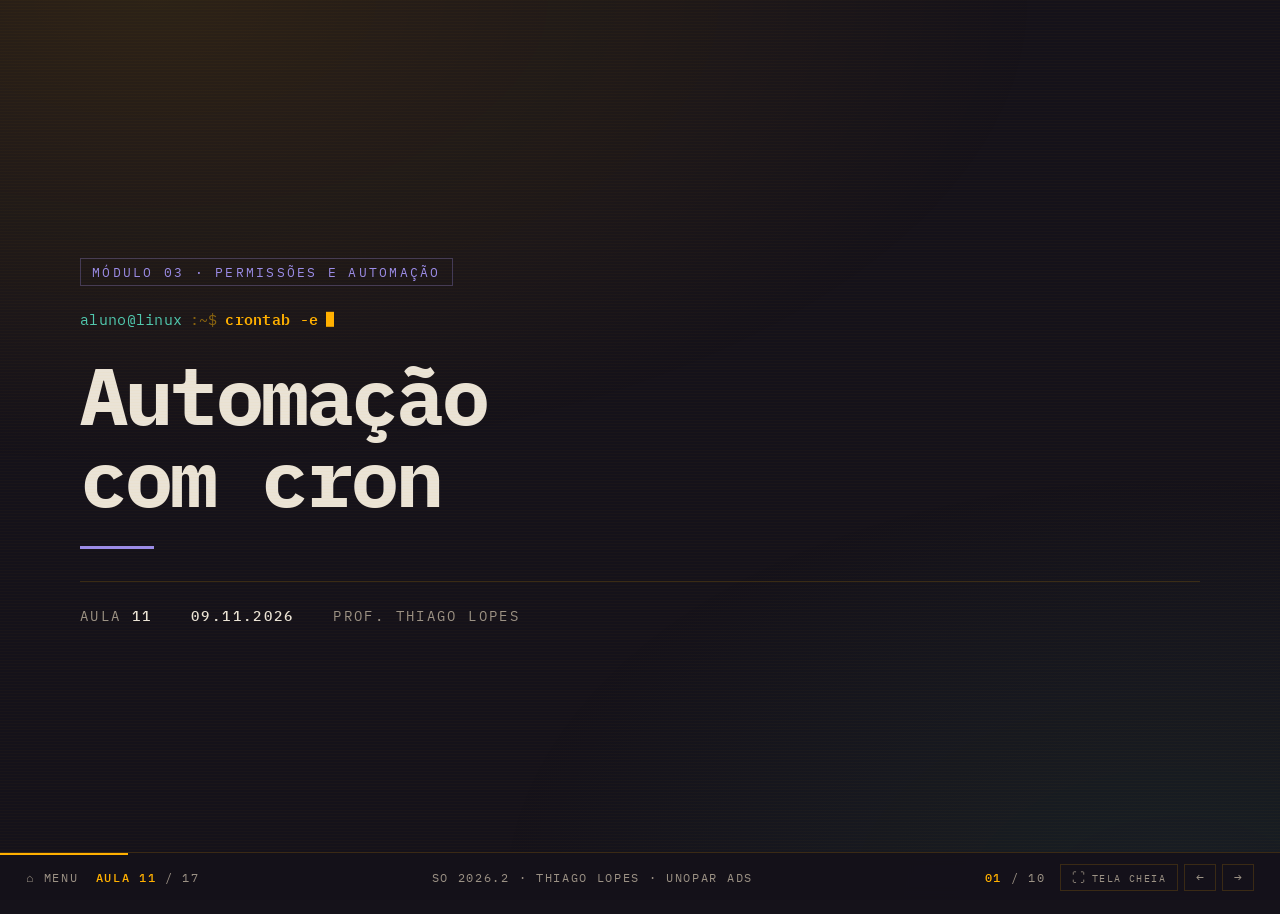
<file: aula11.html>
<!DOCTYPE html>
<html lang="pt-BR">
<head>
<meta charset="UTF-8">
<meta name="viewport" content="width=device-width, initial-scale=1.0">
<title>Aula 11 — Automação com cron | Sistemas Operacionais</title>
<link rel="preconnect" href="https://fonts.googleapis.com">
<link rel="preconnect" href="https://fonts.gstatic.com" crossorigin>
<link href="https://fonts.googleapis.com/css2?family=IBM+Plex+Mono:wght@400;500;600;700&family=IBM+Plex+Sans:wght@300;400;500;600&display=swap" rel="stylesheet">
<link rel="stylesheet" href="assets/deck.css">
</head>
<body data-aula="11" data-total="17">
<main class="deck">

<section class="slide on"><div class="wrap">
  <div class="modtag" style="color:var(--violet);border-color:rgba(155,140,232,.3)">Módulo 03 · Permissões e Automação</div>
  <div class="prompt"><span class="usr">aluno@linux</span><span class="sym">:~$</span> <span class="cmd">crontab -e</span><span class="caret"></span></div>
  <h1>Automação<br>com cron</h1>
  <div class="rule-amber" style="background:var(--violet)"></div>
  <div class="cover-meta"><div>Aula <b>11</b></div><div><b>09.11.2026</b></div><div>Prof. Thiago Lopes</div></div>
</div></section>

<section class="slide"><div class="wrap">
  <div class="prompt"><span class="usr">aluno@linux</span><span class="sym">:~$</span> <span class="cmd">echo $O_ULTIMO_PASSO</span></div>
  <p class="big-q">Seu backup só roda<br>quando você lembra.<br><em>Ou seja: nunca.</em></p>
  <p class="lede" style="margin-top:1.6em">Hoje os scripts ganham a última capacidade que falta — <span class="hl">rodar sozinhos</span>, no horário certo, sem ninguém na frente do teclado.</p>
</div></section>

<section class="slide"><div class="wrap">
  <div class="prompt"><span class="usr">aluno@linux</span><span class="sym">:~$</span> <span class="cmd">crontab -e</span></div>
  <h2>Os cinco campos</h2>
  <div class="term"><span class="g">┌───── minuto (0-59)</span>
<span class="g">│ ┌─── hora (0-23)</span>
<span class="g">│ │ ┌─ dia do mês (1-31)</span>
<span class="g">│ │ │ ┌─ mês (1-12)</span>
<span class="g">│ │ │ │ ┌─ dia da semana (0-7, domingo = 0 ou 7)</span>
<span class="g">│ │ │ │ │</span>
<span class="g">* * * * *  comando a executar</span></div>
  <div class="term" style="margin-top:clamp(10px,1.6vh,16px)"><span class="o">*/5 * * * *   /home/thiago/monitora.sh</span>   <span class="g"># a cada 5 minutos</span>
<span class="o">0 3 * * *     /home/thiago/backup.sh</span>     <span class="g"># todo dia às 3h</span>
<span class="o">0 0 * * 0     /home/thiago/semanal.sh</span>    <span class="g"># domingo à meia-noite</span>
<span class="o">30 8 1 * *    /home/thiago/mensal.sh</span>     <span class="g"># dia 1, às 8h30</span>
<span class="o">0 9-18 * * 1-5 /home/thiago/hora.sh</span>      <span class="g"># de hora em hora, dias úteis</span></div>
  <p class="lede sm dim" style="margin-top:1.1em">O <code>*</code> é "qualquer valor". O <code>*/5</code> é "de 5 em 5". O <code>9-18</code> é intervalo. O <code>1-5</code> em dia da semana é segunda a sexta.</p>
</div></section>

<section class="slide"><div class="wrap">
  <div class="prompt"><span class="usr">aluno@linux</span><span class="sym">:~$</span> <span class="cmd">crontab -l</span></div>
  <h2>Gerenciando os agendamentos</h2>
  <div class="term"><span class="c">crontab -e</span>    <span class="g"># editar (abre o editor padrão)</span>
<span class="c">crontab -l</span>    <span class="g"># listar o que está agendado</span>
<span class="c">crontab -r</span>    <span class="g"># remover TUDO — cuidado, não pergunta</span></div>
  <div class="lab warn" style="margin-top:clamp(12px,2vh,20px)"><div class="lab-h">Duas armadilhas de digitação</div>
    <p><strong>O <code>-r</code> fica ao lado do <code>-e</code>.</strong> Um deslize e você apaga todos os agendamentos sem confirmação. Antes de editar, faça: <code>crontab -l &gt; ~/cron-backup.txt</code></p>
    <p><strong>A última linha precisa terminar com Enter.</strong> Sem quebra de linha no final, o cron ignora a última entrada em silêncio.</p></div>
  <div class="term" style="margin-top:clamp(10px,1.6vh,16px)"><span class="g"># restaurar a partir do backup</span>
<span class="c">crontab ~/cron-backup.txt</span></div>
</div></section>

<section class="slide"><div class="wrap">
  <div class="prompt"><span class="usr">aluno@linux</span><span class="sym">:~$</span> <span class="cmd">env -i bash</span></div>
  <h2>Por que o script falha no cron</h2>
  <p class="lede">Funciona quando você roda à mão, não funciona agendado. <span class="hl-r">É o erro número um de shell script</span> — e a causa é sempre a mesma.</p>
  <div class="lab warn"><div class="lab-h">O cron roda com ambiente mínimo</div>
    <p>O <code>$PATH</code> dele tem quase nada. As variáveis do seu <code>.bashrc</code> <strong>não existem lá</strong>. O diretório de trabalho não é o seu <code>home</code>.</p>
    <p>Vocês já viram isso acontecer nesta disciplina: na Aula 03, o script que criou os usuários falhou com <code>groupadd: comando não encontrado</code>. O comando existia — <span class="hl">o <code>PATH</code> daquele shell é que não alcançava <code>/usr/sbin</code>.</span></p></div>
  <div class="term" style="margin-top:clamp(12px,2vh,20px)"><span class="g"># veja a diferença você mesmo</span>
<span class="p">$</span> <span class="c">echo $PATH</span>
<span class="o">/usr/local/bin:/usr/bin:/bin:/usr/local/games...</span>

<span class="p">$</span> <span class="c">env -i bash -c 'echo $PATH'</span>
<span class="err">/usr/bin:/bin</span>       <span class="g">← é isso que o cron enxerga</span></div>
</div></section>

<section class="slide"><div class="wrap">
  <div class="prompt"><span class="usr">aluno@linux</span><span class="sym">:~$</span> <span class="cmd">cat script-a-prova-de-cron.sh</span></div>
  <h2>As quatro defesas</h2>
  <div class="term"><span class="c">#!/bin/bash</span>
<span class="o">set -u</span>

<span class="g"># 1. fixe o PATH</span>
<span class="o">export PATH="/usr/local/bin:/usr/bin:/bin:/usr/sbin:/sbin"</span>

<span class="g"># 2. defina as variáveis que você precisa</span>
<span class="o">HOME_DIR="/home/thiago"</span>
<span class="o">LOG="$HOME_DIR/backup.log"</span>

<span class="g"># 3. use caminhos absolutos, sempre</span>
<span class="o">cd "$HOME_DIR" || exit 1</span>

<span class="g"># 4. registre tudo, inclusive erros</span>
<span class="o">echo "[$(date '+%F %T')] iniciando" &gt;&gt; "$LOG"</span></div>
  <div class="term" style="margin-top:clamp(10px,1.6vh,16px)"><span class="g"># e no crontab, capture a saída COMPLETA</span>
<span class="o">*/5 * * * * /home/thiago/monitora.sh &gt;&gt; /home/thiago/cron.log 2&gt;&amp;1</span>
<span class="g">#                                                              ↑</span>
<span class="g">#                                        sem isso, o erro some para sempre</span></div>
</div></section>

<section class="slide"><div class="wrap">
  <div class="prompt"><span class="usr">aluno@linux</span><span class="sym">:~$</span> <span class="cmd">grep CRON /var/log/syslog</span></div>
  <h2>Descobrindo se rodou</h2>
  <div class="term"><span class="g"># o sistema registra cada execução do cron</span>
<span class="c">grep CRON /var/log/syslog | tail -10</span>

<span class="g"># em algumas distribuições</span>
<span class="c">journalctl -u cron --since "1 hour ago"</span>

<span class="g"># o seu próprio log é o mais confiável</span>
<span class="c">tail -f ~/cron.log</span></div>
  <div class="lab" style="margin-top:clamp(12px,2vh,20px)"><div class="lab-h">Método de teste que economiza horas</div>
    <p><strong>1.</strong> Agende para daqui a 2 minutos, não para as 3 da manhã.</p>
    <p><strong>2.</strong> Confirme no log que rodou e deu certo.</p>
    <p><strong>3.</strong> Só então mude para o horário real.</p>
    <p>Ninguém deveria descobrir que o backup nunca rodou <span class="hl-r">no dia em que precisou dele.</span></p></div>
</div></section>

<section class="slide"><div class="wrap">
  <div class="prompt"><span class="usr">aluno@linux</span><span class="sym">:~$</span> <span class="cmd">./automatizado.sh</span></div>
  <h2>Rotina completa de automação</h2>
  <div class="term compact"><span class="c">#!/bin/bash</span>
<span class="g"># manutencao.sh — roda sozinho todo dia</span>
<span class="o">set -u</span>
<span class="o">export PATH="/usr/local/bin:/usr/bin:/bin"</span>

<span class="o">BASE="/home/thiago"</span>
<span class="o">LOG="$BASE/manutencao.log"</span>

<span class="o">log() { echo "[$(date '+%F %T')] $1" &gt;&gt; "$LOG"; }</span>

<span class="o">log "=== início da manutenção ==="</span>

<span class="g"># 1. backup dos scripts</span>
<span class="o">tar -czf "$BASE/backups/scripts_$(date +%Y%m%d).tar.gz" \</span>
<span class="o">    -C "$BASE" scripts 2&gt;&gt; "$LOG" \</span>
<span class="o">    &amp;&amp; log "backup ok" || log "backup FALHOU"</span>

<span class="g"># 2. checagem de disco</span>
<span class="o">uso=$(df -h / | tail -1 | awk '{print $5}' | tr -dc '0-9')</span>
<span class="o">log "disco em ${uso}%"</span>
<span class="o">[ "$uso" -gt 80 ] &amp;&amp; log "ALERTA: disco alto"</span>

<span class="g"># 3. limpeza de backups antigos</span>
<span class="o">find "$BASE/backups" -name "*.tar.gz" -mtime +7 -delete</span>
<span class="o">log "=== fim ==="</span></div>
</div></section>

<section class="slide"><div class="wrap">
  <div class="prompt"><span class="usr">aluno@linux</span><span class="sym">:~$</span> <span class="cmd">./pratica.sh</span></div>
  <h2>Mão na massa</h2>
  <div class="lab"><div class="lab-h">Roteiro do laboratório</div>
    <ul class="rules tight" style="margin-top:0">
      <li><span class="n">01</span><span>Faça backup do seu crontab antes de qualquer coisa.</span></li>
      <li><span class="n">02</span><span>Agende o <code>monitora.sh</code> da Aula 09 para rodar a cada 2 minutos.</span></li>
      <li><span class="n">03</span><span>Espere e confirme no log que rodou.</span></li>
      <li><span class="n">04</span><span><strong>Quebre de propósito:</strong> tire o <code>export PATH</code> e chame <code>df</code> sem caminho absoluto. Veja falhar no cron e funcionar na mão.</span></li>
      <li><span class="n">05</span><span>Conserte aplicando as quatro defesas e confirme.</span></li>
      <li><span class="n">06</span><span>Implemente o <code>manutencao.sh</code> completo e agende para o horário que quiser.</span></li>
      <li><span class="n">07</span><span>Remova os agendamentos de teste com <code>crontab -e</code> — <span class="hl-r">não com <code>-r</code></span>.</span></li>
    </ul></div>
</div></section>

<section class="slide"><div class="wrap">
  <div class="prompt"><span class="usr">aluno@linux</span><span class="sym">:~$</span> <span class="cmd">exit</span><span class="caret"></span></div>
  <h2>Fim do Módulo 03</h2>
  <p class="lede">Você escreve scripts, controla quem os executa e os faz rodar sozinhos.</p>
  <p class="lede">Na <span class="hl" style="color:var(--blue)">Aula 12</span> abre o último módulo, e a virada do semestre: vocês vão gerar uma <strong>aplicação Node com CRUD de pessoas</strong> — sem escrever uma linha de código — e nas aulas seguintes colocá-la no ar.</p>
  <div class="cover-meta"><div>Prof. <b>Thiago Lopes</b></div><div><b>thiagolopesdev.com.br</b></div><div>Próxima · <b>16.11</b></div></div>
</div></section>

</main>
<script src="assets/deck.js"></script>
</body>
</html>
</file>
<file: assets/deck.css>
/* ===========================================================
   Sistemas Operacionais — 2026.2 — Prof. Thiago Lopes
   Folha de estilo compartilhada por todos os decks.
   =========================================================== */

:root{
  --void:#15121A;
  --panel:#1E1A26;
  --panel-2:#241F2E;
  --line:rgba(255,176,0,.16);
  --line-soft:rgba(234,227,214,.10);
  --amber:#FFB000;
  --amber-dim:#8A6410;
  --paper:#EAE3D6;
  --muted:#9C9285;
  --teal:#4FC9B0;
  --violet:#9B8CE8;
  --blue:#5AA9E6;
  --red:#E05263;
  --mono:'IBM Plex Mono',ui-monospace,Menlo,Consolas,monospace;
  --sans:'IBM Plex Sans',system-ui,sans-serif;
}
*{box-sizing:border-box;margin:0;padding:0}
html,body{height:100%}
body{
  background:var(--void);color:var(--paper);font-family:var(--sans);
  overflow:hidden;-webkit-font-smoothing:antialiased;
}
body::before{
  content:'';position:fixed;inset:0;pointer-events:none;z-index:3;
  background:repeating-linear-gradient(to bottom,rgba(255,176,0,.022) 0 1px,transparent 1px 3px);
}
body::after{
  content:'';position:fixed;inset:0;pointer-events:none;z-index:0;
  background:radial-gradient(120% 90% at 12% 0%,rgba(255,176,0,.10),transparent 58%),
             radial-gradient(90% 80% at 92% 100%,rgba(79,201,176,.07),transparent 60%);
}

/* ---------- deck ---------- */
.deck{position:relative;height:100vh;height:100dvh;width:100%;z-index:1}
.slide{
  position:absolute;inset:0;display:flex;flex-direction:column;justify-content:center;
  padding:clamp(24px,5vw,80px);padding-bottom:clamp(76px,9vh,110px);
  opacity:0;visibility:hidden;transform:translateY(14px);
  transition:opacity .38s ease,transform .38s ease,visibility .38s;
  overflow-y:auto;
}
.slide.on{opacity:1;visibility:visible;transform:none}
.wrap{width:100%;max-width:1120px;margin:0 auto}

/* ---------- prompt ---------- */
.prompt{
  font-family:var(--mono);font-size:clamp(11px,1.35vw,15px);letter-spacing:.02em;
  margin-bottom:clamp(14px,2.4vh,26px);color:var(--muted);
  display:flex;flex-wrap:wrap;gap:.5em;align-items:baseline;
}
.prompt .usr{color:var(--teal)}
.prompt .sym{color:var(--amber-dim)}
.prompt .cmd{color:var(--amber);font-weight:600}
.caret{display:inline-block;width:.55em;height:1em;background:var(--amber);
  transform:translateY(.12em);animation:blink 1.1s steps(2) infinite}
@keyframes blink{50%{opacity:0}}

/* ---------- tipografia ---------- */
h1{font-family:var(--mono);font-weight:700;font-size:clamp(32px,6.6vw,80px);
  line-height:1.03;letter-spacing:-.035em}
h2{font-family:var(--mono);font-weight:600;font-size:clamp(24px,4.3vw,50px);
  line-height:1.08;letter-spacing:-.03em;margin-bottom:clamp(14px,2.4vh,28px)}
h3.sub{font-family:var(--mono);font-weight:600;font-size:clamp(14px,1.7vw,20px);
  color:var(--amber);margin:clamp(16px,2.6vh,26px) 0 .6em;letter-spacing:-.01em}
.lede{font-size:clamp(14px,1.8vw,22px);line-height:1.55;font-weight:300;max-width:64ch}
.lede + .lede{margin-top:.85em}
.sm{font-size:clamp(12.5px,1.45vw,17px);line-height:1.5}
.dim{color:var(--muted)}
.hl{color:var(--amber);font-weight:500}
.hl-t{color:var(--teal);font-weight:500}
.hl-v{color:var(--violet);font-weight:500}
.hl-r{color:var(--red);font-weight:500}
strong{font-weight:600;color:var(--paper)}
code{font-family:var(--mono);color:var(--amber);font-size:.92em}
.rule-amber{width:74px;height:3px;background:var(--amber);margin:clamp(18px,3vh,30px) 0 0}

/* ---------- capa ---------- */
.cover-meta{
  font-family:var(--mono);font-size:clamp(10.5px,1.25vw,14px);text-transform:uppercase;
  letter-spacing:.17em;color:var(--muted);margin-top:clamp(20px,3.6vh,40px);
  padding-top:clamp(16px,2.8vh,28px);border-top:1px solid var(--line);
  display:flex;flex-wrap:wrap;gap:clamp(12px,3vw,42px);
}
.cover-meta b{color:var(--paper);font-weight:500}
.modtag{
  display:inline-block;font-family:var(--mono);font-size:clamp(10px,1.1vw,12.5px);
  letter-spacing:.18em;text-transform:uppercase;color:var(--amber);
  border:1px solid var(--line);padding:5px 11px;margin-bottom:clamp(14px,2.4vh,22px);
}

/* ---------- grids / cards ---------- */
.grid{display:grid;gap:clamp(10px,1.4vw,16px)}
.g2{grid-template-columns:repeat(2,1fr)}
.g3{grid-template-columns:repeat(3,1fr)}
.g4{grid-template-columns:repeat(4,1fr)}
.card{background:var(--panel);border:1px solid var(--line-soft);
  border-left:2px solid var(--amber-dim);padding:clamp(13px,1.8vw,21px)}
.card h3{font-family:var(--mono);font-size:clamp(12.5px,1.45vw,17px);font-weight:600;
  letter-spacing:-.01em;margin-bottom:.5em;color:var(--amber)}
.card p{font-size:clamp(12px,1.3vw,15.5px);line-height:1.5;color:var(--muted);font-weight:300}
.card p + p{margin-top:.6em}
.card.teal{border-left-color:var(--teal)} .card.teal h3{color:var(--teal)}
.card.violet{border-left-color:var(--violet)} .card.violet h3{color:var(--violet)}
.card.blue{border-left-color:var(--blue)} .card.blue h3{color:var(--blue)}
.card.red{border-left-color:var(--red)} .card.red h3{color:var(--red)}
.card.ghost{background:transparent;border-left-color:var(--amber-dim)}
.card.ghost h3{color:var(--muted)}

/* ---------- tabela estilo ps ---------- */
.ps{font-family:var(--mono);font-size:clamp(11px,1.4vw,16px);width:100%;border-collapse:collapse}
.ps th{text-align:left;font-weight:500;color:var(--amber-dim);text-transform:uppercase;
  letter-spacing:.14em;font-size:clamp(9px,1vw,11.5px);padding-bottom:9px;
  border-bottom:1px solid var(--line)}
.ps td{padding:clamp(8px,1.4vh,14px) 14px clamp(8px,1.4vh,14px) 0;
  border-bottom:1px solid var(--line-soft);vertical-align:top}
.ps td:first-child{color:var(--amber);white-space:nowrap}
.ps td:nth-child(2){color:var(--paper)}
.ps td:last-child{color:var(--muted);font-family:var(--sans);font-weight:300;padding-right:0}
.ps.plain td:nth-child(2){color:var(--muted);font-family:var(--sans);font-weight:300}

/* ---------- bloco de terminal ---------- */
.term{
  background:#100D14;border:1px solid var(--line);font-family:var(--mono);
  font-size:clamp(11px,1.35vw,16px);line-height:1.65;padding:clamp(13px,1.8vw,22px);
  overflow-x:auto;margin-top:clamp(10px,1.8vh,20px);white-space:pre;
}
.term .c{color:var(--amber);font-weight:500}      /* comando */
.term .o{color:var(--paper)}                       /* output  */
.term .g{color:var(--muted)}                       /* comentário */
.term .ok{color:var(--teal)}
.term .err{color:var(--red)}
.term .p{color:var(--teal)}                        /* prompt */
.term.compact{font-size:clamp(10.5px,1.2vw,14px);line-height:1.55}

/* ---------- chips ---------- */
.chips{display:flex;flex-wrap:wrap;gap:8px;margin-top:clamp(14px,2.2vh,24px)}
.chip{font-family:var(--mono);font-size:clamp(10.5px,1.2vw,14px);padding:7px 13px;
  border:1px solid var(--line);color:var(--paper);background:rgba(255,176,0,.05)}
.chip.off{color:var(--muted);border-color:var(--line-soft);background:transparent}

/* ---------- camadas ---------- */
.layers{display:flex;flex-direction:column;gap:6px;margin-top:clamp(8px,1.6vh,18px)}
.layer{display:flex;align-items:center;gap:clamp(12px,2vw,26px);
  padding:clamp(9px,1.5vh,16px) clamp(13px,2vw,22px);
  background:var(--panel);border:1px solid var(--line-soft)}
.layer .tag{font-family:var(--mono);font-weight:600;font-size:clamp(11.5px,1.45vw,17px);
  min-width:clamp(92px,13vw,170px);letter-spacing:-.02em}
.layer .txt{font-size:clamp(11.5px,1.3vw,16px);color:var(--muted);font-weight:300;line-height:1.45}
.layer.kernel{background:rgba(255,176,0,.10);border-color:var(--amber)}
.layer.kernel .tag{color:var(--amber)} .layer.kernel .txt{color:var(--paper)}
.layer.you .tag{color:var(--teal)}
.layer.hw .tag{color:var(--muted)}

/* ---------- lista numerada ---------- */
.rules{list-style:none;margin-top:clamp(8px,1.6vh,18px)}
.rules li{display:flex;gap:clamp(11px,1.7vw,20px);align-items:baseline;
  padding:clamp(9px,1.5vh,15px) 0;border-bottom:1px solid var(--line-soft);
  font-size:clamp(13px,1.5vw,18px);font-weight:300;line-height:1.45}
.rules li .n{font-family:var(--mono);color:var(--amber);font-size:.8em;font-weight:600;min-width:2.2em}
.rules.tight li{padding:clamp(7px,1.1vh,11px) 0;font-size:clamp(12.5px,1.4vw,17px)}

/* ---------- estatísticas ---------- */
.stats{display:flex;flex-wrap:wrap;gap:clamp(18px,5vw,70px);margin-top:clamp(16px,2.8vh,32px)}
.stat b{display:block;font-family:var(--mono);font-weight:700;color:var(--amber);
  font-size:clamp(34px,5.6vw,64px);line-height:1;letter-spacing:-.04em}
.stat span{display:block;font-family:var(--mono);font-size:clamp(9.5px,1.05vw,12.5px);
  text-transform:uppercase;letter-spacing:.16em;color:var(--muted);margin-top:9px}

/* ---------- frase grande ---------- */
.big-q{font-family:var(--mono);font-weight:600;letter-spacing:-.03em;line-height:1.13;
  font-size:clamp(25px,5vw,60px)}
.big-q em{font-style:normal;color:var(--amber)}

/* ---------- caixa de laboratório ---------- */
.lab{border:1px solid var(--teal);background:rgba(79,201,176,.06);
  padding:clamp(14px,2vw,24px);margin-top:clamp(12px,2vh,22px)}
.lab .lab-h{font-family:var(--mono);font-size:clamp(10px,1.1vw,12.5px);letter-spacing:.2em;
  text-transform:uppercase;color:var(--teal);margin-bottom:.9em}
.lab p{font-size:clamp(12.5px,1.4vw,17px);line-height:1.5;font-weight:300}
.warn{border-color:var(--red);background:rgba(224,82,99,.07)}
.warn .lab-h{color:var(--red)}

/* ---------- calendário ---------- */
.cal{display:grid;grid-template-columns:repeat(5,1fr);gap:clamp(8px,1.1vw,14px);
  margin-top:clamp(6px,1.4vh,16px)}
.month{border-top:1px solid var(--line);padding-top:10px}
.month h4{font-family:var(--mono);font-size:clamp(9.5px,1.05vw,12px);font-weight:600;
  letter-spacing:.2em;color:var(--amber-dim);margin-bottom:9px}
.day{display:flex;align-items:baseline;gap:7px;font-family:var(--mono);
  font-size:clamp(10px,1.1vw,13.5px);padding:5px 7px;margin-bottom:4px;
  border-left:2px solid var(--amber);background:var(--panel)}
.day b{font-weight:500;color:var(--paper);min-width:2.4em}
.day span{color:var(--muted);font-size:.86em;letter-spacing:.04em}
.day.m2{border-left-color:var(--teal)}
.day.m3{border-left-color:var(--violet)}
.day.m4{border-left-color:var(--blue)}
.day.m5{border-left-color:var(--paper)}
.day.off{border-left-color:var(--red);background:transparent;opacity:.55}
.day.off b{color:var(--red)}
.day.now{outline:1px solid var(--amber);background:rgba(255,176,0,.12)}
.legend{display:flex;flex-wrap:wrap;gap:clamp(10px,1.8vw,22px);margin-top:clamp(12px,2.2vh,22px);
  font-family:var(--mono);font-size:clamp(9.5px,1.05vw,13px);color:var(--muted)}
.legend i{display:inline-block;width:20px;height:2px;margin-right:7px;transform:translateY(-3px)}

/* ---------- barra de status ---------- */
.status{position:fixed;left:0;right:0;bottom:0;z-index:4;border-top:1px solid var(--line);
  background:rgba(21,18,26,.94);backdrop-filter:blur(6px)}
.bar{height:2px;background:var(--amber);width:0;transition:width .38s ease}
.status .row{display:flex;justify-content:space-between;align-items:center;gap:12px;
  padding:9px clamp(13px,3vw,26px);font-family:var(--mono);font-size:clamp(9px,1.05vw,12px);
  letter-spacing:.14em;text-transform:uppercase;color:var(--muted)}
.status b{color:var(--amber);font-weight:500}
.status a.home{color:var(--muted);text-decoration:none;border-bottom:1px solid transparent}
.status a.home:hover{color:var(--amber);border-color:var(--amber)}
.nav{display:flex;gap:6px;align-items:center}
.nav button{font-family:var(--mono);font-size:13px;line-height:1;background:transparent;
  color:var(--muted);border:1px solid var(--line);padding:6px 11px;cursor:pointer;transition:.15s}
.nav button:hover{color:var(--amber);border-color:var(--amber)}
.nav button:focus-visible{outline:2px solid var(--amber);outline-offset:2px}
.nav button.active{color:var(--amber);border-color:var(--amber)}
.fs-lbl{letter-spacing:.14em;font-size:10px}
.hide-sm{display:inline}

/* ===========================================================
   ÍNDICE (index.html)
   =========================================================== */
body.index{overflow-y:auto;overflow-x:hidden}
.page{position:relative;z-index:1;max-width:1180px;margin:0 auto;
  padding:clamp(34px,7vw,86px) clamp(20px,5vw,54px) clamp(60px,10vh,110px)}
.idx-head{border-bottom:1px solid var(--line);padding-bottom:clamp(22px,4vh,38px);
  margin-bottom:clamp(26px,4.6vh,46px)}
.mod{margin-bottom:clamp(30px,5vh,52px)}
.mod-h{display:flex;align-items:baseline;gap:14px;flex-wrap:wrap;
  border-bottom:1px solid var(--line-soft);padding-bottom:10px;margin-bottom:clamp(12px,2vh,20px)}
.mod-h .num{font-family:var(--mono);font-weight:700;font-size:clamp(13px,1.5vw,17px);color:var(--amber)}
.mod-h .nm{font-family:var(--mono);font-weight:500;font-size:clamp(14px,1.7vw,21px);letter-spacing:-.02em}
.mod-h .rg{font-family:var(--mono);font-size:clamp(10px,1.1vw,12.5px);color:var(--muted);
  letter-spacing:.14em;text-transform:uppercase;margin-left:auto}
.mod.m2 .mod-h .num,.mod.m2 .mod-h .rg{color:var(--teal)}
.mod.m3 .mod-h .num,.mod.m3 .mod-h .rg{color:var(--violet)}
.mod.m4 .mod-h .num,.mod.m4 .mod-h .rg{color:var(--blue)}
.mod.m5 .mod-h .num,.mod.m5 .mod-h .rg{color:var(--paper)}

.aulas{display:grid;grid-template-columns:repeat(auto-fill,minmax(268px,1fr));gap:clamp(9px,1.2vw,14px)}
a.aula{
  display:block;text-decoration:none;color:inherit;background:var(--panel);
  border:1px solid var(--line-soft);border-left:2px solid var(--amber);
  padding:clamp(13px,1.6vw,19px);transition:transform .16s ease,border-color .16s ease,background .16s ease;
}
a.aula:hover{transform:translateY(-2px);background:var(--panel-2);border-color:var(--amber)}
a.aula:focus-visible{outline:2px solid var(--amber);outline-offset:3px}
.aula .top{display:flex;justify-content:space-between;align-items:baseline;gap:10px;margin-bottom:.55em}
.aula .id{font-family:var(--mono);font-size:clamp(10px,1.1vw,12.5px);letter-spacing:.16em;color:var(--amber)}
.aula .dt{font-family:var(--mono);font-size:clamp(9.5px,1.05vw,12px);color:var(--muted);letter-spacing:.1em}
.aula .tt{font-family:var(--mono);font-weight:600;font-size:clamp(14px,1.6vw,19px);
  letter-spacing:-.02em;line-height:1.2;margin-bottom:.5em}
.aula .ds{font-size:clamp(12px,1.3vw,15px);line-height:1.45;color:var(--muted);font-weight:300}
.mod.m2 a.aula{border-left-color:var(--teal)} .mod.m2 .aula .id{color:var(--teal)}
.mod.m3 a.aula{border-left-color:var(--violet)} .mod.m3 .aula .id{color:var(--violet)}
.mod.m4 a.aula{border-left-color:var(--blue)} .mod.m4 .aula .id{color:var(--blue)}
.mod.m5 a.aula{border-left-color:var(--paper)} .mod.m5 .aula .id{color:var(--paper)}

a.aula.locked{opacity:.42;pointer-events:none;border-left-color:var(--line-soft)}
.aula .lock{font-family:var(--mono);font-size:clamp(9px,1vw,11px);letter-spacing:.16em;
  color:var(--muted);text-transform:uppercase}
.idx-foot{border-top:1px solid var(--line);padding-top:clamp(18px,3vh,30px);
  margin-top:clamp(14px,2.6vh,26px);font-family:var(--mono);
  font-size:clamp(10px,1.1vw,12.5px);letter-spacing:.12em;text-transform:uppercase;color:var(--muted);
  display:flex;flex-wrap:wrap;gap:clamp(12px,3vw,40px)}
.idx-foot b{color:var(--paper);font-weight:500}

/* ---------- responsivo ---------- */
@media (max-width:820px){
  .g4{grid-template-columns:repeat(2,1fr)}
  .g3{grid-template-columns:1fr}
  .cal{grid-template-columns:repeat(2,1fr)}
  .hide-sm{display:none}
  .fs-lbl{display:none}
  .layer{flex-direction:column;align-items:flex-start;gap:5px}
  .layer .tag{min-width:0}
  .ps td:last-child{display:none}
  .ps.keep td:last-child{display:table-cell}
}
@media (max-width:520px){
  .g2,.g4{grid-template-columns:1fr}
  .cal{grid-template-columns:1fr}
  .aulas{grid-template-columns:1fr}
}
@media (prefers-reduced-motion:reduce){*{transition:none!important;animation:none!important}}

/* ---------- impressão ---------- */
@media print{
  body{overflow:visible;background:#fff;color:#000}
  body::before,body::after{display:none}
  .status{display:none}
  .deck{height:auto}
  .slide{position:relative;opacity:1!important;visibility:visible!important;transform:none!important;
    page-break-after:always;min-height:100vh;padding:30px}
}
</file>
